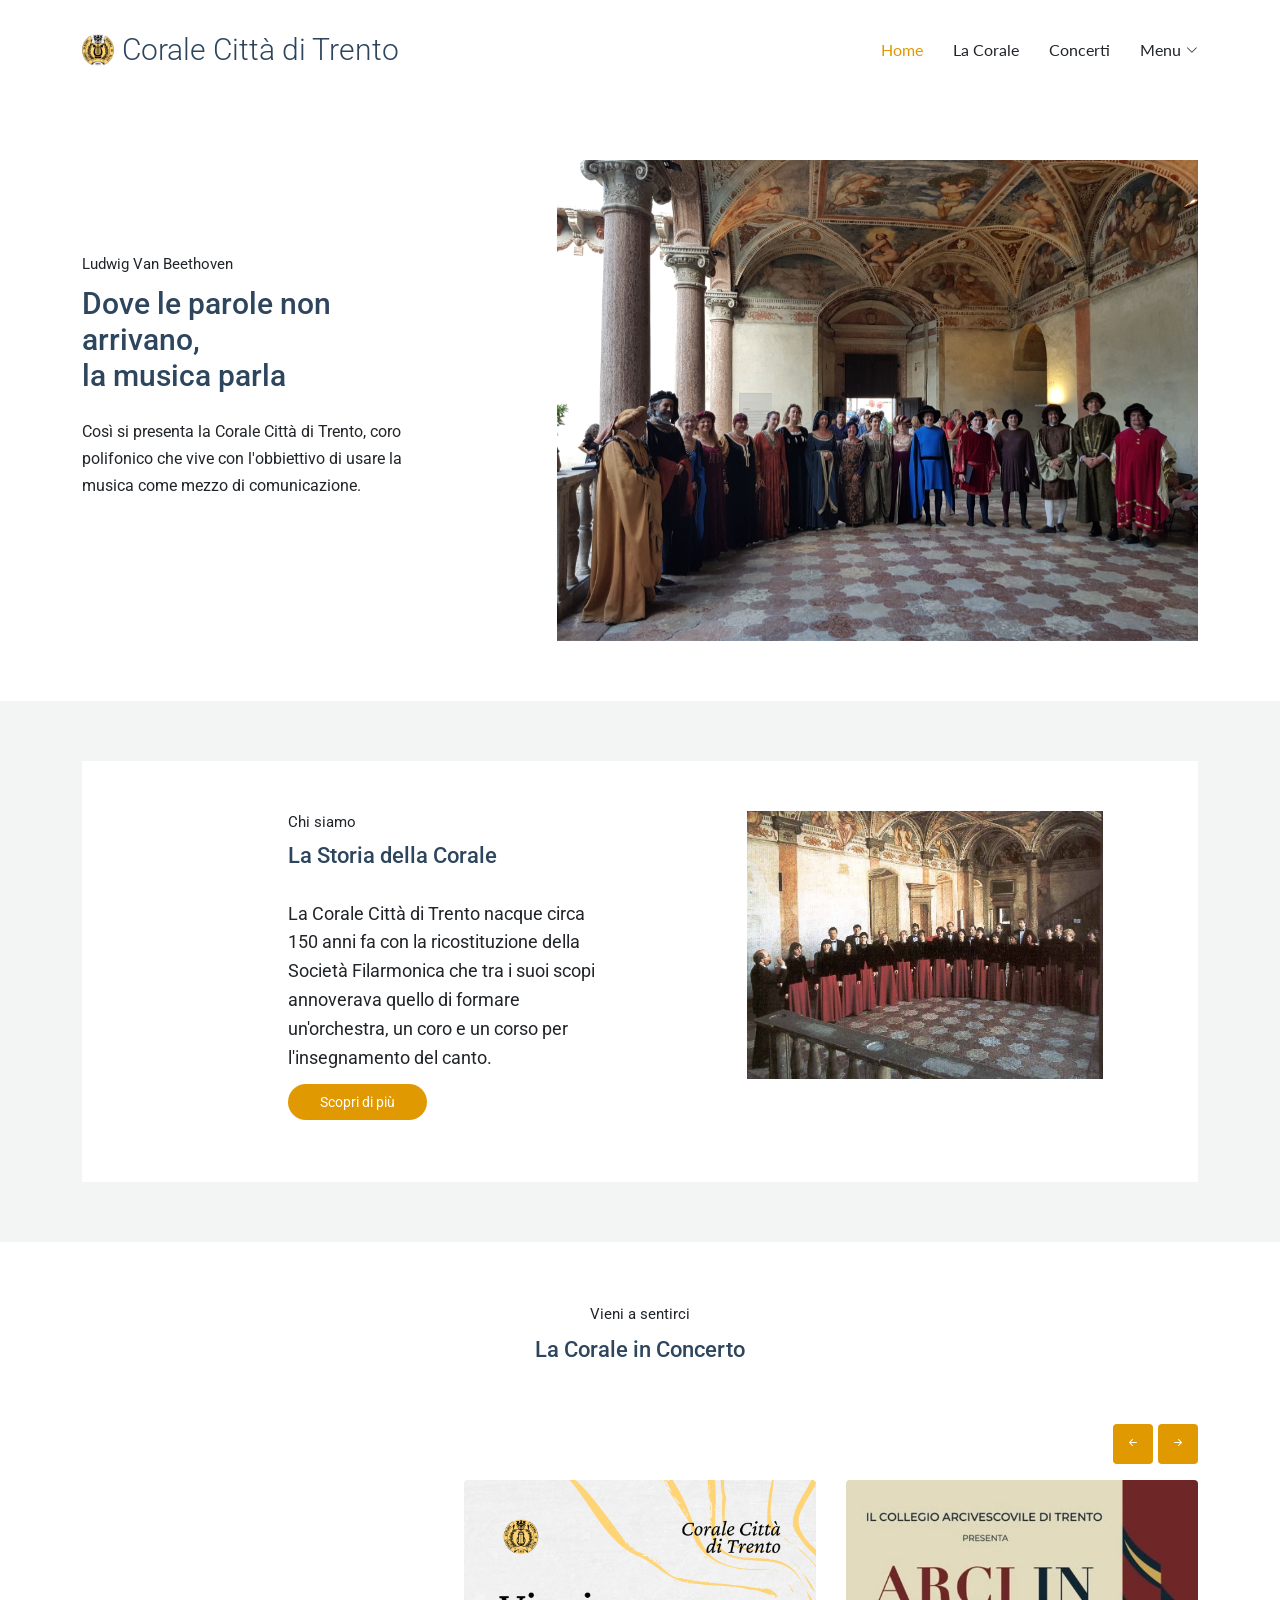
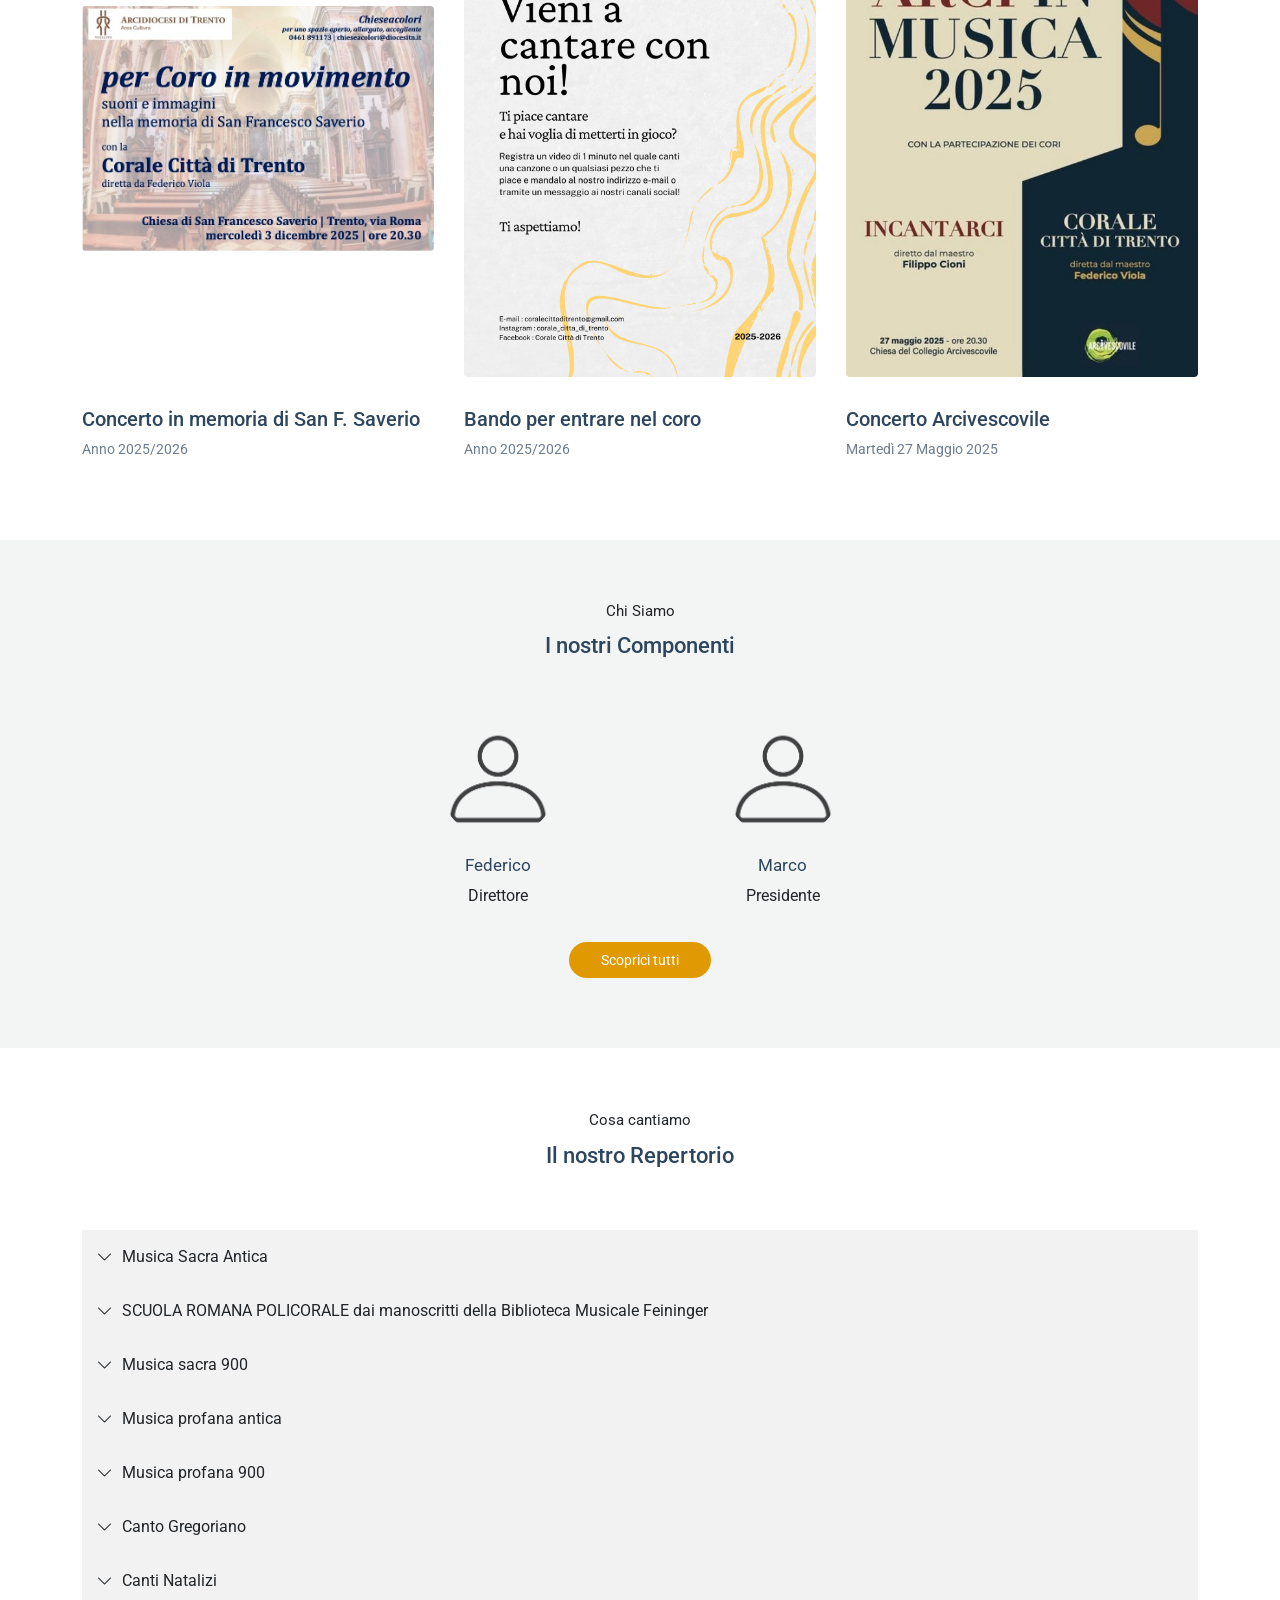
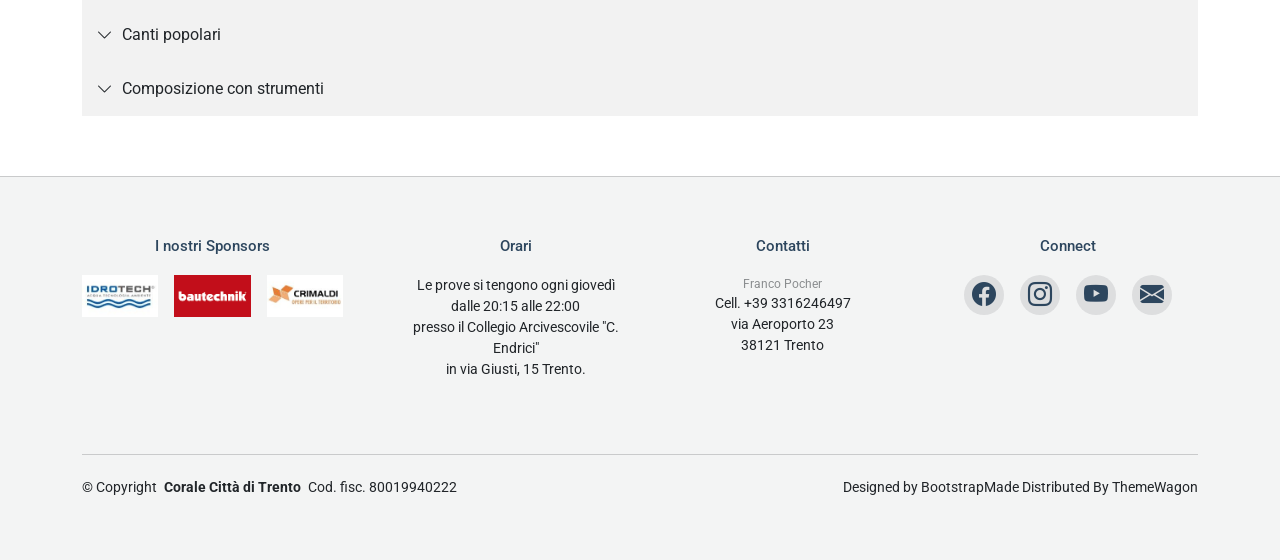
<file: index.html>
<!DOCTYPE html>
<html lang="en">

<head>
  <meta charset="utf-8">
  <meta content="width=device-width, initial-scale=1.0" name="viewport">
  <title>Corale Città di Trento</title>
  <meta name="description" content="Sito ufficiale del coro Corale Città di Trento: storia, concerti, repertorio e contatti.">
  <meta name="keywords" content="coro, Trento, musica, concerti, storia">
  <link rel="sitemap" type="application/xml" title="Sitemap" href="sitemap.xml">
  <link rel="canonical" href="https://www.coralecittaditrento.eu/" />

  <!-- Favicons -->
  <link href="assets/img/logo/favicon.ico" rel="icon">
  <link href="assets/img/logo/apple-touch-icon.png" rel="apple-touch-icon">

  <!-- Fonts -->
  <link href="https://fonts.googleapis.com" rel="preconnect">
  <link href="https://fonts.gstatic.com" rel="preconnect" crossorigin>
  <link href="https://fonts.googleapis.com/css2?family=Roboto:ital,wght@0,100;0,300;0,400;0,500;0,700;0,900;1,100;1,300;1,400;1,500;1,700;1,900&family=Lato:ital,wght@0,100;0,300;0,400;0,700;0,900;1,100;1,300;1,400;1,700;1,900&display=swap" rel="stylesheet">

  <!-- Vendor CSS Files -->
  <link href="assets/vendor/bootstrap/css/bootstrap.min.css" rel="stylesheet">
  <link href="assets/vendor/bootstrap-icons/bootstrap-icons.css" rel="stylesheet">
  <link href="assets/vendor/aos/aos.css" rel="stylesheet">
  <link href="assets/vendor/swiper/swiper-bundle.min.css" rel="stylesheet">
  <link href="assets/vendor/glightbox/css/glightbox.min.css" rel="stylesheet">

  <!-- Main CSS File -->
  <link href="css/main.css" rel="stylesheet">

  <!-- =======================================================
  * Template Name: Active
  * Template URL: https://bootstrapmade.com/active-bootstrap-website-template/
  * Updated: Aug 07 2024 with Bootstrap v5.3.3
  * Author: BootstrapMade.com
  * License: https://bootstrapmade.com/license/
  ======================================================== -->
</head>

<body class="index-page">

  <header id="header" class="header d-flex align-items-center sticky-top">
    <div class="container-fluid container-xl position-relative d-flex align-items-center justify-content-between">

      <a href="index.html" class="logo d-flex align-items-center">
        <img src="assets/img/logo/logo.png" alt="">
        <h1 class="sitename">Corale Città di Trento</h1>
      </a>

      <nav id="navmenu" class="navmenu">
        <ul>
          <li><a href="index.html" class="active">Home</a></li>
          <li><a href="#about-2">La Corale</a></li>
          <li><a href="#team">Concerti</a></li>
          <li class="dropdown"><a><span>Menu</span> <i class="bi bi-chevron-down toggle-dropdown"></i></a>
            <ul>
              <li><a href="#services">Componenti</a></li>
              <li><a href="#faq">Repertorio</a></li>
              <li><a href="pages/media.html">Media</a></li>
              <li><a href="#footer">Info e Contatti</a></li>
            </ul>
          </li>
        </ul>
        <i class="mobile-nav-toggle d-xl-none bi bi-list"></i>
      </nav>

    </div>
  </header>

  <main class="main">

    <!-- About Section -->
    <section id="about" class="about section">

      <div class="container">
        <div class="row align-items-center justify-content-between">
          <div class="col-lg-7 mb-5 mb-lg-0 order-lg-2" data-aos="fade-up" data-aos-delay="400">
            <div class="swiper init-swiper">
              <script type="application/json" class="swiper-config">
                {
                  "loop": true,
                  "speed": 600,
                  "autoplay": {
                    "delay": 5000
                  },
                  "slidesPerView": "auto",
                  "pagination": {
                    "el": ".swiper-pagination",
                    "type": "bullets",
                    "clickable": true
                  },
                  "breakpoints": {
                    "320": {
                      "slidesPerView": 1,
                      "spaceBetween": 40
                    },
                    "1200": {
                      "slidesPerView": 1,
                      "spaceBetween": 1
                    }
                  }
                }
              </script>
              <div class="swiper-wrapper">
                <!-- New images should have a 4/3 aspect ratio -->
                <div class="swiper-slide">
                  <img src="assets/img/galleria/2020_ILuoghiDelConcilio.jpg" alt="Image" class="img-fluid">
                </div>
                <div class="swiper-slide">
                  <img src="assets/img/galleria/2025_CorsoCorale.jpg" alt="Image" class="img-fluid">
                </div>
                <div class="swiper-slide">
                  <img src="assets/img/galleria/2026_Assisi3.jpg" alt="Image" class="img-fluid">
                </div>
              </div>
            </div>
          </div>
          <div class="col-lg-4 order-lg-1">
            <span class="section-subtitle" data-aos="fade-up">Ludwig Van Beethoven</span>
            <h1 class="mb-4" data-aos="fade-up">
              Dove le parole non arrivano, <br> la musica parla
            </h1>
            <p data-aos="fade-up">
              Così si presenta la Corale Città di Trento, coro polifonico che vive con l'obbiettivo di usare la musica come mezzo di comunicazione.
            </p>
            <p class="mt-5" data-aos="fade-up">
            </p>
          </div>
        </div>
      </div>
    </section><!-- /About Section -->

    <!-- About 2 Section -->
    <section id="about-2" class="about-2 section light-background">

      <div class="container">
        <div class="content">
          <div class="row justify-content-center">
            <div class="col-sm-12 col-md-5 col-lg-4 col-xl-4 order-lg-2 offset-xl-1 mb-4">
              <div class="img-wrap text-center text-md-left" data-aos="fade-up" data-aos-delay="100">
                <div class="img">
                  <img src="assets/img/galleria/1995_Concerto.jpg" alt="circle image" class="img-fluid">
                </div>
              </div>
            </div>

            <div class="offset-md-0 offset-lg-1 col-sm-12 col-md-5 col-lg-5 col-xl-4" data-aos="fade-up">
              <div class="px-3">
                <span class="content-subtitle">Chi siamo</span>
                <h2 class="content-title text-start">
                  La Storia della Corale
                </h2>
                <p class="lead">
                  La Corale Città di Trento nacque circa 150 anni fa con la ricostituzione della Società Filarmonica che tra i suoi 
                  scopi annoverava quello di formare un'orchestra, un coro e un corso per l'insegnamento del canto.
                </p>
                <p>
                  <a href="pages/corale.html" class="btn-get-started">Scopri di più</a>
                </p>
              </div>
            </div>
          </div>
        </div>
      </div>
    </section>
    <!-- /About 2 Section -->

     <!-- Team Section -->
    <section id="team" class="team section">

      <div class="site-section slider-team-wrap">
        <div class="container">

          <div class="section-title text-center" data-aos="fade-up">
            <p>Vieni a sentirci</p>
            <h2>La Corale in Concerto</h2>
          </div>

          <div class="slider-nav d-flex justify-content-end mb-3">
            <a href="#" class="js-prev js-custom-prev"><i class="bi bi-arrow-left-short"></i></a>
            <a href="#" class="js-next js-custom-next"><i class="bi bi-arrow-right-short"></i></a>
          </div>

          <div class="swiper init-swiper" data-aos="fade-up" data-aos-delay="100">
            <script type="application/json" class="swiper-config">
              {
                "loop": false,
                "speed": 600,
                "autoplay": {
                  "delay": 20000 
                },
                "slidesPerView": "1",
                "pagination": {
                  "el": ".swiper-pagination",
                  "type": "bullets",
                  "clickable": true
                },
                "navigation": {
                  "nextEl": ".js-custom-next",
                  "prevEl": ".js-custom-prev"
                },
                "breakpoints": {
                  "640": {
                    "slidesPerView": 2,
                    "spaceBetween": 30
                  },
                  "768": {
                    "slidesPerView": 3,
                    "spaceBetween": 30
                  },
                  "1200": {
                    "slidesPerView": 3,
                    "spaceBetween": 30
                  }
                }
              }
            </script>

            <div class="swiper-wrapper">
            <!-- THE SIZE OF NEW IMAGES HAS TO BE: 543 X 768 -->
              <div class="swiper-slide">
                <div class="team">
                  <div class="pic">
                    <img src="assets/img/concerti/2025_11_27_ConcertoSaverio.jpg" alt="Image" class="img-fluid">
                  </div>
                  <h3 clas="">
                    <a>Concerto in memoria di San F. Saverio</a>
                  </h3>
                  <span class="d-block position">Anno 2025/2026</span>
                </div>
              </div>

              <div class="swiper-slide">
                <div class="team">
                  <div class="pic">
                    <img src="assets/img/concerti/2025_08_27_Bando.png" alt="Image" class="img-fluid">
                  </div>
                  <h3 clas="">
                    <a>Bando per entrare nel coro</a>
                  </h3>
                  <span class="d-block position">Anno 2025/2026</span>
                </div>
              </div>

              <div class="swiper-slide">
                <div class="team">
                  <div class="pic">
                    <img src="assets/img/concerti/2025_05_27_ConcertoArci.jpg" alt="Image" class="img-fluid">
                  </div>
                  <h3 clas="">
                    <a>Concerto Arcivescovile</a>
                  </h3>
                  <span class="d-block position">Martedì 27 Maggio 2025</span>
                </div>
              </div>

              <div class="swiper-slide">
                <div class="team">
                  <div class="pic">
                    <img src="assets/img/concerti/2025_02_23_ConcertoAllievi.jpg" alt="Image" class="img-fluid">
                  </div>
                  <h3 clas="">
                    <a>Concerto Direttori Allievi</a>
                  </h3>
                  <span class="d-block position">Domenica 23 Febbraio 2025</span>
                </div>
              </div>

              <div class="swiper-slide">
                <div class="team">
                  <div class="pic">
                    <img src="assets/img/concerti/2024_09_01_CorsoCorale.png" alt="Image" class="img-fluid">
                  </div>
                  <h3 clas="">
                    <a>Corso di Formazione</a>
                  </h3>
                  <span class="d-block position">Anno 2024/2025</span>
                </div>
              </div>

              <div class="swiper-slide">
                <div class="team">
                  <div class="pic">
                    <img src="assets/img/concerti/2024_12_23_ConcertoNatale.png" alt="Image" class="img-fluid">
                  </div>
                  <h3 clas="">
                    <a>Concerto di Natale</a>
                  </h3>
                  <span class="d-block position">Lunedì 23 Dicembre 2024</span>
                </div>
              </div>

              <div class="swiper-slide">
                <div class="team">
                  <div class="pic">
                    <img src="assets/img/concerti/2024_01_28_ConcertoAllievi.jpg" alt="Image" class="img-fluid">
                  </div>
                  <h3 clas="">
                    <a>Concerto Direttori Allievi</a>
                  </h3>
                  <span class="d-block position">Domenica 28 Gennaio 2024</span>
                </div>
              </div>

              <div class="swiper-slide">
                <div class="team">
                  <div class="pic">
                    <img src="assets/img/concerti/2023_12_17_ConcertoNatale.jpg" alt="Image" class="img-fluid">
                  </div>
                  <h3 clas="">
                    <a>Concerto di Natale</a>
                  </h3>
                  <span class="d-block position">Giovedì 14 Dicembre e Domenica 17 Dicembre 2023</span>
                </div>
              </div>

              <!-- <div class="swiper-slide"></div> -->
            </div>
          </div>
        </div>
        <!-- /.container -->
      </div>
    </section><!-- /Team Section -->

    <!-- Services Section -->
    <section id="services" class="services section light-background">
      <div class="container section-title" data-aos="fade-up">
        <p>Chi Siamo</p>
        <h2>I nostri Componenti</h2>
      </div><!-- End Section Title -->

      <div class="container">
        <div class="row gy-4 justify-content-center">

          <div class="col-lg-3">
            <div class="services-item text-center" data-aos="fade-up">
              <div class="icon-box">
                <img src="assets/img/componenti/icon.png" alt="Direttore" class="img-fluid rounded-circle mb-3" style="width: 120px; height: 120px; object-fit: cover;">
              </div>
              <div>
                <h3>Federico</h3>
                <p>Direttore</p>
              </div>
            </div>
          </div>


          <div class="col-lg-3">
            <div class="services-item text-center" data-aos="fade-up">
              <div class="icon-box">
                <img src="assets/img/componenti/icon.png" alt="Presidente" class="img-fluid rounded-circle mb-3" style="width: 120px; height: 120px; object-fit: cover;">
              </div>
              <div>
                <h3>Marco</h3>
                <p>Presidente</p>
              </div>
            </div>
          </div>
          
          <p class="text-center justify-content-center about-2 ">
            <a href="pages/coristi.html" class="btn-get-started">Scoprici tutti</a>
          </p>
        </div>
        
      </div>
    </section><!-- /Services Section -->

    <!-- Faq Section -->
    <section id="faq" class="faq section">
      <!-- Section Title -->
      <div class="container section-title" data-aos="fade-up">
        <p>Cosa cantiamo</p>
        <h2>Il nostro Repertorio</h2>
      </div><!-- End Section Title -->

      <div class="container" data-aos="fade-up">
        <div class="row">
          <div class="col-12">
            <div class="custom-accordion" id="accordion-faq">
              <div class="accordion-item">
                <h2 class="mb-0">
                  <button class="btn btn-link" type="button" data-bs-toggle="collapse" data-bs-target="#collapse-faq-1">
                    Musica Sacra Antica
                  </button>
                </h2>

                <div id="collapse-faq-1" class="collapse" aria-labelledby="headingOne" data-parent="#accordion-faq">
                  <div class="accordion-body">
                    <ul>
                      <li> Giovanni Contino Missa Illuminare Jerusalem  </li>
                      <li> Giovanni Contino Kyrie Giovanni Contino Gloria  </li>
                      <li> Giovanni Contino Credo  </li>
                      <li> Giovanni Contino Sanctus  </li>
                      <li> Giovanni Contino Agnus Dei  </li>
                      <li> Giovanni Pierluigi da Palestrina Sicut Cervus  </li>
                      <li> Giovanni Pierluigi da Palestrina Regina coeli  </li>
                      <li> Giovanni Pierluigi da Palestrina Super flumina Babylonis  </li>
                      <li> Giovanni Pierluigi da Palestrina Veni sponsa Christi  </li>
                      <li> Thomas Weelkes Gloria in excelsis Deo  </li>
                      <li> Giovanni Maria Nanino Gloria in excelsis Deo  </li>
                      <li> Serafino Razzi Stabat mater dolorosa  </li>
                      <li> Serafino Razzi Vergine bella che di sol vestita  </li>
                      <li> Orlando Di Lasso Jubilate Deo  </li>
                      <li> Carlo Gesualdo da Venosa In te Domine speravi  </li>
                      <li> Domenico Scarlatti Cibavit nos Dominus  </li>
                    </ul>
                  </div>
                </div>
              </div>
              <!-- .accordion-item -->

              <div class="accordion-item">
                <h2 class="mb-0">
                  <button class="btn btn-link collapsed" type="button" data-bs-toggle="collapse" data-bs-target="#collapse-faq-2">
                    SCUOLA ROMANA POLICORALE dai manoscritti della Biblioteca Musicale Feininger 
                  </button>
                </h2>

                <div id="collapse-faq-2" class="collapse" aria-labelledby="headingTwo" data-parent="#accordion-faq">
                      <div class="accordion-body">
                        <ul>
                          <li> Giovanni Giorgi Offertorio per la festa di S. Bartolomeo Apostolo Mihi autem nimis Nimis confortatus est  </li>
                          <li> Giovanni Giorgi Et manducantibus illis  </li>
                          <li> Pompeo Cannicciari Christus factus est  </li>
                          <li> Giuseppe Ottavio Pitoni Misericordia Domini  </li>
                          <li> Giuseppe Ottavio Pitoni Ave Maria  </li>
                          <li> Giuseppe Ottavio Pitoni Justorum animae a 8 voci concertato  </li>
                          <li> Orazio Benevoli Magnificat Vi Toni a 8 voci  </li>
                          <li> Orazio Benevoli Gaudens gaudebo a 9 voci  </li>
                          <li> Orazio Benevoli Confitebor tibi Domine a 16 voci  </li>
                          <li> Orazio Benevoli Laudate pueri Dominum Sexti toni a 16 voci  </li>
                          <li> Orazio Benevoli Dixit Dominus VIII toni a 16 voci  </li>
                          <li> Stefano Fabri Magnificat VI Toni a 16 voci  </li>
                        </ul>
                      </div>
                </div>
              </div>
              <!-- .accordion-item -->

              <div class="accordion-item">
                <h2 class="mb-0">
                  <button class="btn btn-link collapsed" type="button" data-bs-toggle="collapse" data-bs-target="#collapse-faq-3">
                    Musica sacra 900
                  </button>
                </h2>

                <div id="collapse-faq-3" class="collapse" aria-labelledby="headingThree" data-parent="#accordion-faq">
                  <div class="accordion-body">
                    <ul>
                      <li> Georgij Dmitriyev Petrovic La luce quieta </li>
                      <li> Georgij Dmitriyev Petrovic Lodate il nome di Dio </li>
                      <li> Enrico Salines Ave Maria </li>
                      <li> Orlando Di Piazza Offertorium </li>
                      <li> Randall Thompson Alleluia </li>
                      <li> Zoltan Kodaly Pange lingua </li>
                      <li> Igor Stravinskij Ave Maria </li>
                      <li> Francis Poulenc Salve Regina </li>
                      <li> Camillo Moser Ave Maria </li>
                      <li> Camillo Moser Sei risorto Signore </li>
                      <li> Camillo Moser Hodie nobis caelorum Rex </li>
                      <li> Lajos Bardos MISSA TERTIA per coro misto e organo Kyrie Gloria Sanctus Agnus Dei </li>
                      <li> Erik Satie MESSE DES PAUVRES per organo e coro misto </li>
                    </ul>
                  </div>
                </div>
              </div>
              <!-- .accordion-item -->

              <div class="accordion-item">
                <h2 class="mb-0">
                  <button class="btn btn-link collapsed" type="button" data-bs-toggle="collapse" data-bs-target="#collapse-faq-4">
                    Musica profana antica
                  </button>
                </h2>

                <div id="collapse-faq-4" class="collapse" aria-labelledby="headingFour" data-parent="#accordion-faq">
                  <div class="accordion-body">
                    <ul></ul>
                      <li> John Wilbye Adieu, sweet Amaryllis </li>
                      <li> Henry Purcell In these delightful, pleasant groves </li>
                      <li> Luca Marenzio Se la mia vita da l'aspro tormento </li>
                      <li> Claudio Monteverdi Cor mio, mentre vi miro </li>
                      <li> Antonio Scandello Bonzorno, madonna benvegnua </li>
                      <li> John Bennet Weep, o mine eyes </li>
                      <li> Clément Jannequin Ce mois de mai </li>
                      <li> Filippo Azzaiolo E' per amor di donna </li>
                      <li> Filippo Azzaiolo E me levai d'una bella mattina </li>
                      <li> Filippo Azzaiolo Prima ora de la notte </li>
                      <li> Baldassare Donato No pulice m'è'ntrato nell'orecchia </li>
                      <li> Antonio Scandello S'io canto e tu mi spacci per cicala </li>
                    </ul>
                  </div>
                </div>
              </div>
              <!-- .accordion-item -->
              
              <div class="accordion-item">
                <h2 class="mb-0">
                  <button class="btn btn-link collapsed" type="button" data-bs-toggle="collapse" data-bs-target="#collapse-faq-5">
                    Musica profana 900
                  </button>
                </h2>

                <div id="collapse-faq-5" class="collapse" aria-labelledby="headingFive" data-parent="#accordion-faq">
                  <div class="accordion-body">
                    <ul>
                      <li> Mario Fulgoni Cancioncilla del nino que no naciò </li>
                      <li> Francis Poulenc A peine défigurée </li>
                      <li> Johannes Brahms da "Deutsche Volkslieder", Libro 1.: In stiller Nacht Abschiedslied Die Wollust in den Maien </li>
                      <li> Carl Orff Odi et amo </li>
                      <li> arm. A. Perez-Moja El Rossinyol </li>
                      <li> arr. G. Hahn Hurra, här komma de gossar </li>
                      <li> Johannes Brahms Dem dunkeln Schoß der heilgen Erde </li>
                      <li> Carlos Guastavino Se equivocò la paloma... </li>
                      <li> Camillo Moser Il primo dì di maggio </li>
                      <li> Camillo Moser Vorria crudel tornare </li>
                      <li> Paolo Manfrin A poor young shepherd (Un jeune pauvre berger) </li>
                    </ul>
                  </div>
                </div>
              </div>
              <!-- .accordion-item -->

              <div class="accordion-item">
                <h2 class="mb-0">
                  <button class="btn btn-link collapsed" type="button" data-bs-toggle="collapse" data-bs-target="#collapse-faq-6">
                    Canto Gregoriano
                  </button>
                </h2>

                <div id="collapse-faq-6" class="collapse" aria-labelledby="headingSix" data-parent="#accordion-faq">
                  <div class="accordion-body">
                    <ul>
                      <li> Puer natus </li>
                      <li> Hodie Christus natus est </li>
                      <li> A solis ortus cardine </li>
                      <li> Veni Creator Spiritus </li>
                      <li> Regina coeli </li>
                      <li> Kyrie tropato "Fons bonitatis" </li>
                      <li> Christus factus est pro nobis </li>
                      <li> Veni sponsa Christi </li>
                      <li> Super flumina Babylonis </li>
                      <li> Sicut cervus </li>
                      <li> Anonimo XV secolo Credo IV in Gregoriano </li>
                      <li> Jubilate Deo </li>
                      <li> Verbum Patris </li>
                    </ul>
                  </div>
                </div>
              </div>
              <!-- .accordion-item -->

              <div class="accordion-item">
                <h2 class="mb-0">
                  <button class="btn btn-link collapsed" type="button" data-bs-toggle="collapse" data-bs-target="#collapse-faq-7">
                    Canti Natalizi
                  </button>
                </h2>

                <div id="collapse-faq-7" class="collapse" aria-labelledby="headingSeven" data-parent="#accordion-faq">
                  <div class="accordion-body">
                    <ul>
                      <li> anonimo del 1200 Puer natus </li>
                      <li> anonimo del 1200 In hoc anni circulo </li>
                      <li> arm. Nicola Conci La note di Natale </li>
                      <li> Jan Novak Omnis mundus jocundetur </li>
                      <li> Jan Novak Resonet in laudibus </li>
                      <li> Jan Novak Personent hodie </li>
                      <li> arr. Jonathan Rathbone Quem pastores laudavere </li>
                      <li> arm. Riccardo Giavina Süßer die Glocken nie klingen </li>
                      <li> arm. Riccardo Giavina Kommet ihr hirten </li>
                      <li> arm. Riccardo Giavina A la nanita nana </li>
                      <li> arm. Riccardo Giavina Maria durch ein Dornwald ging </li>
                      <li> Ramirez Luna El nacimiento </li>
                      <li> J. Brahms - C. Moser Ninna nanna </li>
                      <li> Franz Gruber Stille Nacht </li>
                      <li> arm. M.de Sampayo Ribeiro Natal de Elvas </li>
                      <li> arm. Armando Franceschini Canzone dei pifferari </li>
                      <li> arm. Armando Franceschini Entre le boeuf et l'ane gris </li>
                      <li> arm. Armando Franceschini White Christmas </li>
                      <li> arm. E. Daniel Noël nouveau est venu </li>
                      <li> arm. E. Daniel Cet enfant que je voy plein de larmes </li>
                      <li> arm. Roberto Gianotti La Légende de Saint Nicholas </li>
                      <li> arm. Roberto Gianotti Entre le bœuf et l'âne gris </li>
                      <li> arm. Roberto Gianotti Minuit Sonne </li>
                      <li> arm. Roberto Gianotti Dormi, dormi bel bambin </li>
                    </ul>
                  </div>
                </div>
              </div>
              <!-- .accordion-item -->

              <div class="accordion-item">
                <h2 class="mb-0">
                  <button class="btn btn-link collapsed" type="button" data-bs-toggle="collapse" data-bs-target="#collapse-faq-8">
                    Canti popolari
                  </button>
                </h2>

                <div id="collapse-faq-8" class="collapse" aria-labelledby="headingEight" data-parent="#accordion-faq">
                  <div class="accordion-body">
                    <ul>
                      <li> arm. Roberto Gianotti Cara Agnese </li>
                      <li> arm. Armando Franceschini Oi sonador </li>
                      <li> Camillo Moser La madonina </li>
                      <li> M. Lanaro - L. Rosatti Verrà quel dì di lune </li>
                      <li> arm. A. Benedetti Michelangeli Era nato povereto Luigi Pigarelli Cara mama mi voi Toni Luigi Pigarelli Maitinada </li>
                      <li> Roberto Gianotti Fa la nana bambin </li>
                      <li> Luigi Pigarelli Sul ciastel de Mirabel </li>
                      <li> Andrea Mascagni In cil 'e jè une stele </li>
                      <li> Luigi Pigarelli Fila fila </li>
                      <li> arm. Andrea Mascagni Balla il Kolo </li>
                    </ul>
                  </div>
                </div>
              </div>
              <!-- .accordion-item -->

              <div class="accordion-item">
                <h2 class="mb-0">
                  <button class="btn btn-link collapsed" type="button" data-bs-toggle="collapse" data-bs-target="#collapse-faq-9">
                    Composizione con strumenti
                  </button>
                </h2>

                <div id="collapse-faq-9" class="collapse" aria-labelledby="headingNine" data-parent="#accordion-faq">
                  <div class="accordion-body">
                    <ul>
                      <li>Jan Batista Runcher DIXIT DOMINUS per soli, coro misto, trombe, archi e organo Dixit Dominus Allegro Judicabit Adagio Conquassabit Allegro De torrente Moderato Gloria Adagio Sicut erat Allegro</li>
                      <li>Wolfgang Amadeus Mozart AVE VERUM KV 618 mottetto per coro misto e archi</li>
                      <li>Zoltan Kodaly MISSA BREVIS per coro e orchestra</li>
                      <li>Igor Strawinsky MASS per coro misto e doppio quintetto di fiati Armando Franceschini VOCI SOLE (per coro di voci miste corno, tromba e trombone)</li>
                      <li>Carl Orff CARMINA BURANA</li>
                      <li>Antonio Vivaldi Credo KV 591</li>
                      <li>Franz Schubert Credo dalla "Messa in sol D 167"</li>
                      <li>Wolfgang Amadeus Mozart Credo Incompleto dalla "Grande Messa" KV 427</li>
                      <li>Franz Schubert Credo dalla "Messa in do D 452"</li>
                      <li>Gaetano Donizetti L'ELISIR D'AMORE</li>
                      <li>Armando Franceschini LAUDE per soprano, coro misto e orchestra</li>
                      <li>Leonard Bernstein CANDIDE</li>
                    </ul>
                  </div>
                </div>
              </div>
              <!-- .accordion-item -->

            </div>
          </div>
        </div>
      </div>
    </section><!-- /Faq Section -->    

  </main>

  <div id="footer-placeholder"></div>

  <script>
    fetch('pages/footer.html')
      .then(response => response.text())
      .then(data => {
        document.getElementById('footer-placeholder').innerHTML = data;
      });
  </script>

  <!-- Scroll Top -->
  <a href="#" id="scroll-top" class="scroll-top d-flex align-items-center justify-content-center"><i class="bi bi-arrow-up-short"></i></a>

  <!-- Preloader -->
  <div id="preloader"></div>

  <!-- Vendor JS Files -->
  <script src="assets/vendor/bootstrap/js/bootstrap.bundle.min.js"></script>
  <script src="assets/vendor/php-email-form/validate.js"></script>
  <script src="assets/vendor/aos/aos.js"></script>
  <script src="assets/vendor/swiper/swiper-bundle.min.js"></script>
  <script src="assets/vendor/purecounter/purecounter_vanilla.js"></script>
  <script src="assets/vendor/glightbox/js/glightbox.min.js"></script>
  <script src="assets/vendor/imagesloaded/imagesloaded.pkgd.min.js"></script>
  <script src="assets/vendor/isotope-layout/isotope.pkgd.min.js"></script>

  <!-- Main JS File -->
  <script src="scripts/main.js"></script>

</body>

</html>
</file>
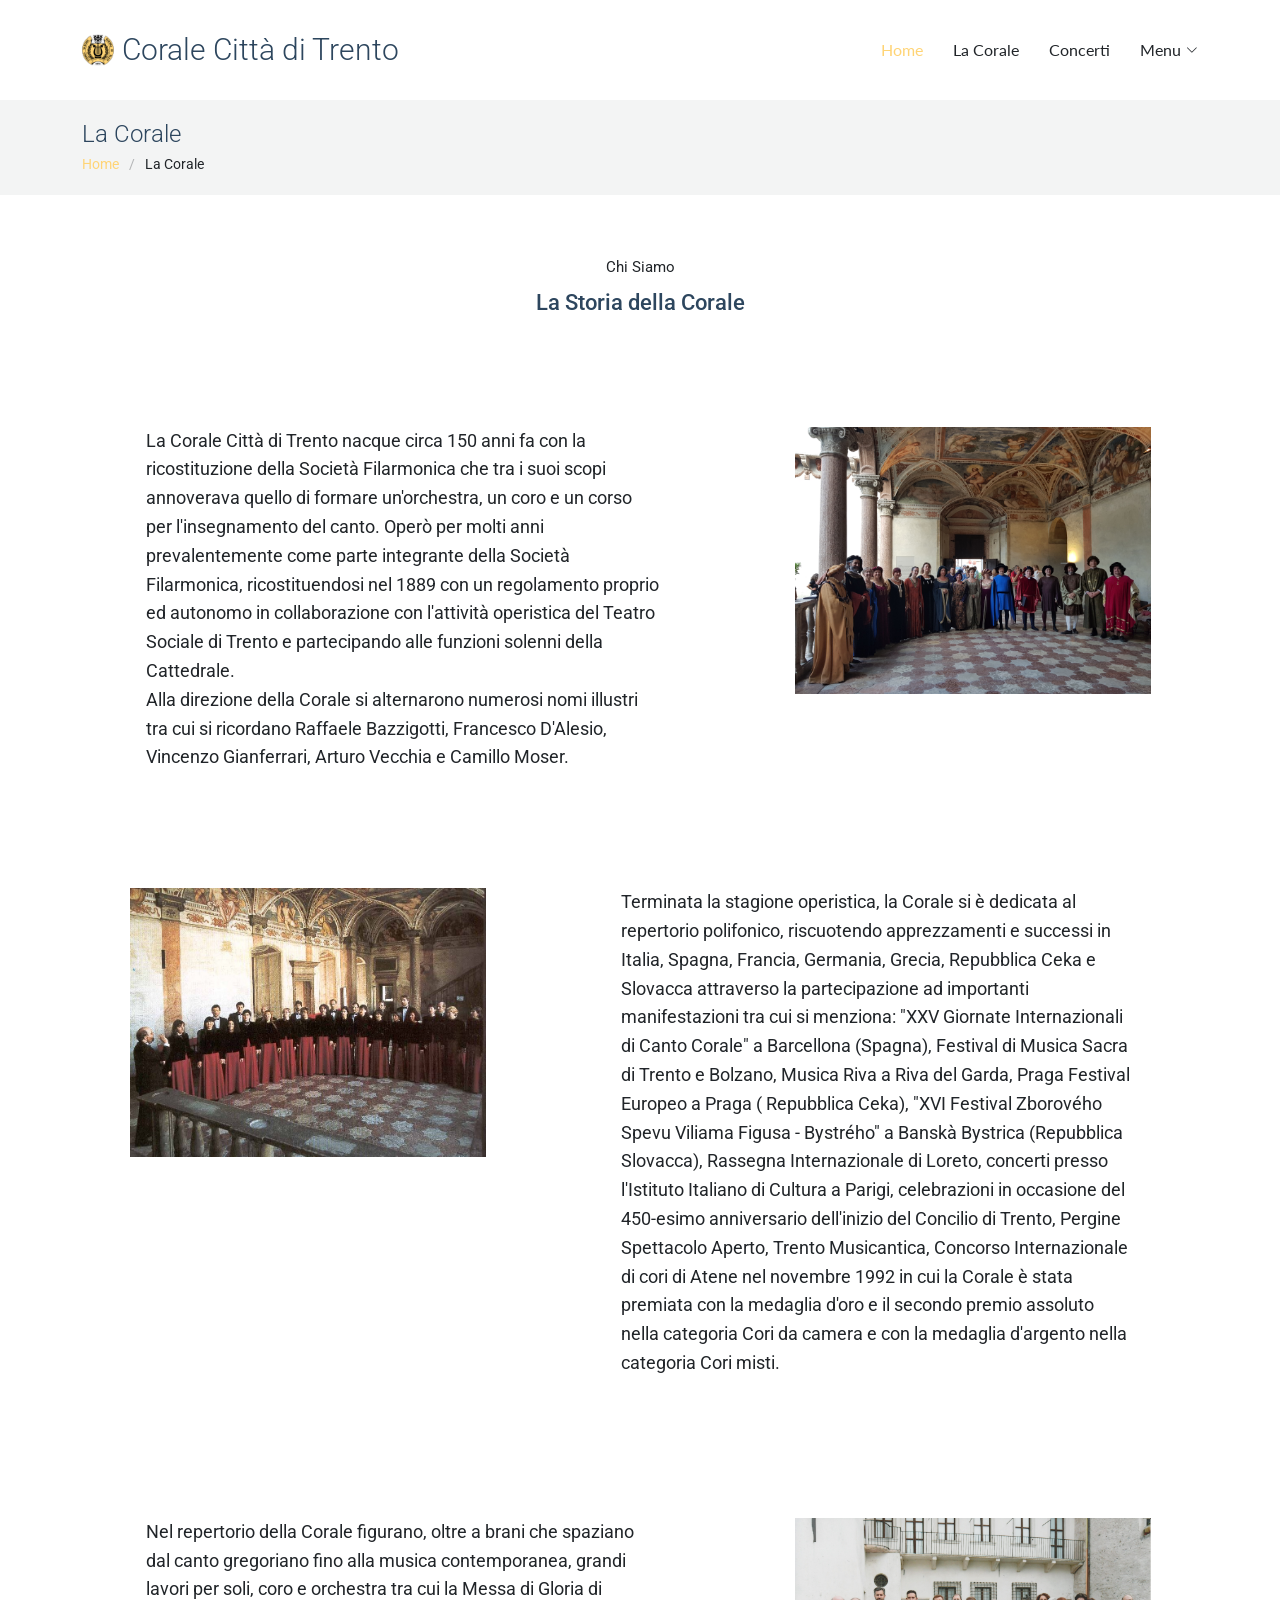
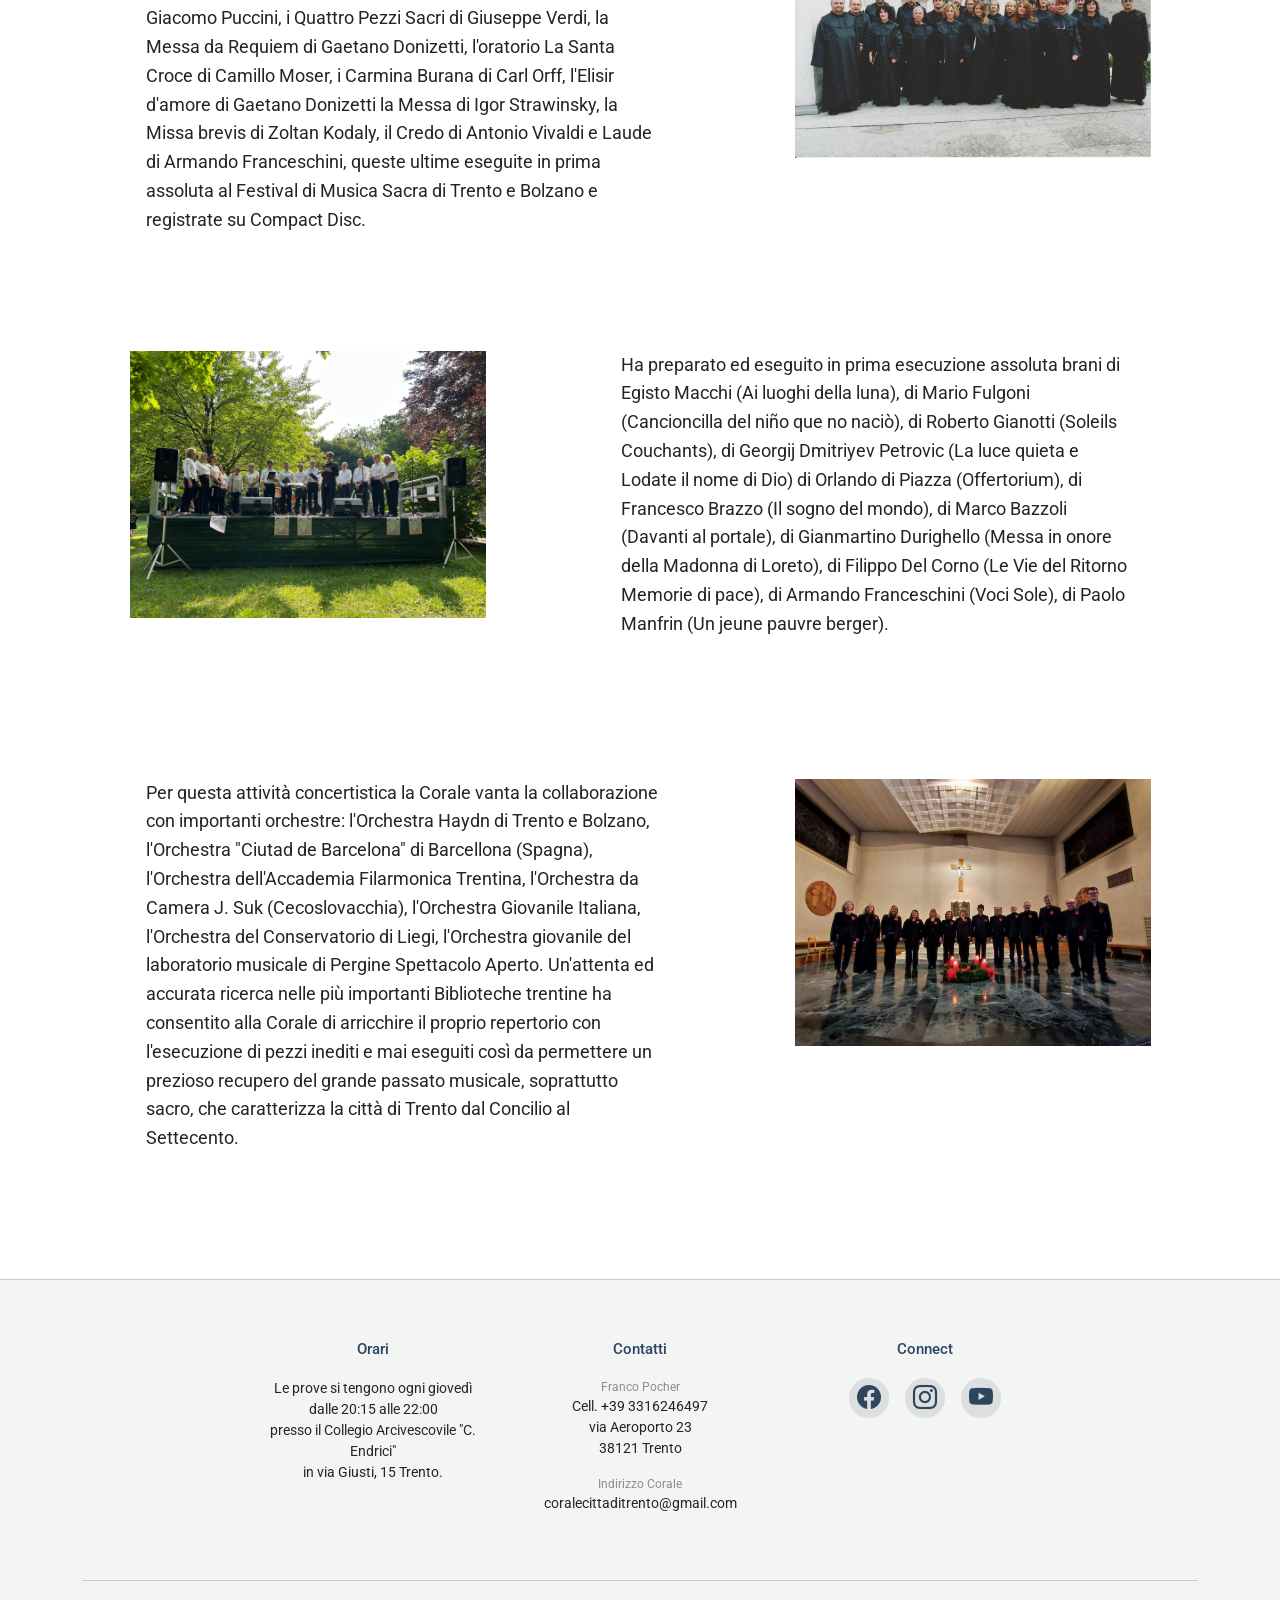
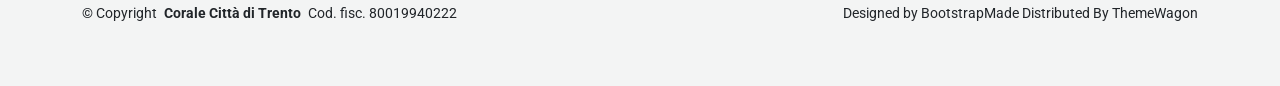
<file: corale.html>
<!DOCTYPE html>
<html lang="en">

<head>
  <meta charset="utf-8">
  <meta content="width=device-width, initial-scale=1.0" name="viewport">
  <title>La Corale</title>
  <meta name="description" content="">
  <meta name="keywords" content="">
  <link rel="sitemap" type="application/xml" title="Sitemap" href="sitemap.xml">

  <!-- Favicons -->
  <link href="assets/img/logo/favicon.ico" rel="icon">
  <link href="assets/img/logo/apple-touch-icon.png" rel="apple-touch-icon">

  <!-- Fonts -->
  <link href="https://fonts.googleapis.com" rel="preconnect">
  <link href="https://fonts.gstatic.com" rel="preconnect" crossorigin>
  <link href="https://fonts.googleapis.com/css2?family=Roboto:ital,wght@0,100;0,300;0,400;0,500;0,700;0,900;1,100;1,300;1,400;1,500;1,700;1,900&family=Lato:ital,wght@0,100;0,300;0,400;0,700;0,900;1,100;1,300;1,400;1,700;1,900&display=swap" rel="stylesheet">

  <!-- Vendor CSS Files -->
  <link href="assets/vendor/bootstrap/css/bootstrap.min.css" rel="stylesheet">
  <link href="assets/vendor/bootstrap-icons/bootstrap-icons.css" rel="stylesheet">
  <link href="assets/vendor/aos/aos.css" rel="stylesheet">
  <link href="assets/vendor/swiper/swiper-bundle.min.css" rel="stylesheet">
  <link href="assets/vendor/glightbox/css/glightbox.min.css" rel="stylesheet">

  <!-- Main CSS File -->
  <link href="assets/css/main.css" rel="stylesheet">

  <!-- =======================================================
  * Template Name: Active
  * Template URL: https://bootstrapmade.com/active-bootstrap-website-template/
  * Updated: Aug 07 2024 with Bootstrap v5.3.3
  * Author: BootstrapMade.com
  * License: https://bootstrapmade.com/license/
  ======================================================== -->
</head>

<body class="about-page">

  <header id="header" class="header d-flex align-items-center sticky-top">
    <div class="container-fluid container-xl position-relative d-flex align-items-center justify-content-between">

      <a href="index.html" class="logo d-flex align-items-center">
        <img src="assets/img/logo/logo.png" alt="">
        <h1 class="sitename">Corale Città di Trento</h1>
      </a>

      <nav id="navmenu" class="navmenu">
        <ul>
          <li><a href="index.html" class="active">Home</a></li>
          <li><a href="corale.html">La Corale</a></li>
          <li><a href="index.html#team">Concerti</a></li>
          <li class="dropdown"><a href="#"><span>Menu</span> <i class="bi bi-chevron-down toggle-dropdown"></i></a>
            <ul>
              <li><a href="index.html#services">Componenti</a></li>
              <li><a href="index.html#faq">Repertorio</a></li>
              <li><a href="media.html">Media</a></li>
              <li><a href="index.html#footer">Info e Contatti</a></li>
            </ul>
          </li>
        </ul>
        <i class="mobile-nav-toggle d-xl-none bi bi-list"></i>
      </nav>

    </div>
  </header>

  <main class="main">

    <!-- Page Title -->
    <div class="page-title light-background">
      <div class="container">
        <h1>La Corale</h1>
        <nav class="breadcrumbs">
          <ol>
            <li><a href="index.html">Home</a></li>
            <li class="current">La Corale</li>
          </ol>
        </nav>
      </div>
    </div><!-- End Page Title -->

    <!-- About 2 Section -->
    <section id="about-2" class="about-2 section">
      <div class="container">
        <div class="section-title text-center" data-aos="fade-up">
            <p>Chi Siamo</p>
            <h2>La Storia della Corale</h2>
        </div>

        <!-- Paragrafo 1 -->
        <div class="content">
          <div class="row justify-content-center">
            
            <div class="col-sm-12 col-md-5 col-lg-4 col-xl-4 order-lg-2 offset-xl-1 mb-4">
              <div class="img-wrap text-center text-md-left" data-aos="fade-up" data-aos-delay="100">
                <div class="img">
                  <img src="assets/img/galleria/Concerto_Passato.jpg" alt="circle image" class="img-fluid">
                </div>
              </div>
            </div>

            <div class="col-sm-12 col-md-8 col-lg-7 col-xl-6" data-aos="fade-up">
              <div class="px-3">
                <p class="lead">
                  La Corale Città di Trento nacque circa 150 anni fa con la ricostituzione della Società Filarmonica che tra i suoi scopi annoverava quello di formare un'orchestra, 
                  un coro e un corso per l'insegnamento del canto. Operò per molti anni prevalentemente come parte integrante della Società Filarmonica, 
                  ricostituendosi nel 1889 con un regolamento proprio ed autonomo in collaborazione con l'attività operistica del Teatro Sociale di Trento e partecipando alle funzioni 
                  solenni della Cattedrale.<br>
                  Alla direzione della Corale si alternarono numerosi nomi illustri tra cui si ricordano Raffaele Bazzigotti, Francesco D'Alesio, Vincenzo Gianferrari, 
                  Arturo Vecchia e Camillo Moser.
                </p>
              </div>
            </div>
          </div>
        </div>

        
        <!-- Paragrafo 2 -->
        <div class="content">
          <div class="row justify-content-center">
            
            <div class="col-sm-12 col-md-5 col-lg-4 col-xl-4">
              <div class="img-wrap text-center text-md-right" data-aos="fade-up" data-aos-delay="100">
                <div class="img">
                  <img src="assets/img/galleria/Concerto_Passato2.jpg" alt="circle image" class="img-fluid">
                </div>
              </div>
            </div>

            <div class="col-sm-12 col-md-8 col-lg-7 col-xl-6 order-lg-2 offset-xl-1 mb-4" data-aos="fade-up">
              <div class="px-3">
                <p class="lead">
                  Terminata la stagione operistica, la Corale si è dedicata al repertorio polifonico, riscuotendo apprezzamenti e successi in Italia, Spagna, Francia, 
                  Germania, Grecia, Repubblica Ceka e Slovacca attraverso la partecipazione ad importanti manifestazioni tra cui si menziona: "XXV Giornate Internazionali 
                  di Canto Corale" a Barcellona (Spagna), Festival di Musica Sacra di Trento e Bolzano, Musica Riva a Riva del Garda, Praga Festival Europeo a Praga (
                  Repubblica Ceka), "XVI Festival Zborového Spevu Viliama Figusa - Bystrého" a Banskà Bystrica (Repubblica Slovacca), Rassegna Internazionale di Loreto, 
                  concerti presso l'Istituto Italiano di Cultura a Parigi, celebrazioni in occasione del 450-esimo anniversario dell'inizio del Concilio di Trento, Pergine 
                  Spettacolo Aperto, Trento Musicantica, Concorso Internazionale di cori di Atene nel novembre 1992 in cui la Corale è stata premiata con la medaglia d'oro e 
                  il secondo premio assoluto nella categoria Cori da camera e con la medaglia d'argento nella categoria Cori misti.
                </p>
              </div>
            </div>
          </div>
        </div>
        

        <!-- Paragrafo 3 -->
        <div class="content">
          <div class="row justify-content-center">

            <div class="col-sm-12 col-md-5 col-lg-4 col-xl-4 order-lg-2 offset-xl-1 mb-4">
              <div class="img-wrap text-center text-md-left" data-aos="fade-up" data-aos-delay="100">
                <div class="img">
                  <img src="assets/img/galleria/I_luoghi_del_Concilio_4.jpg" alt="circle image" class="img-fluid">
                </div>
              </div>
            </div>

            <div class="col-sm-12 col-md-8 col-lg-7 col-xl-6" data-aos="fade-up">
              <div class="px-3">
                <p class="lead">
                  Nel repertorio della Corale figurano, oltre a brani che spaziano dal canto gregoriano fino alla musica contemporanea, grandi lavori per soli, 
                  coro e orchestra tra cui la Messa di Gloria di Giacomo Puccini, i Quattro Pezzi Sacri di Giuseppe Verdi, la Messa da Requiem di Gaetano Donizetti, 
                  l'oratorio La Santa Croce di Camillo Moser, i Carmina Burana di Carl Orff, l'Elisir d'amore di Gaetano Donizetti la Messa di Igor Strawinsky, la Missa brevis di 
                  Zoltan Kodaly, il Credo di Antonio Vivaldi e Laude di Armando Franceschini, queste ultime eseguite in prima assoluta al Festival di Musica Sacra di Trento e Bolzano 
                  e registrate su Compact Disc.
                </p>
              </div>
            </div>
          </div>
        </div>

        <!-- Paragrafo 4 -->
        <div class="content">
          <div class="row justify-content-center">
            
            <div class="col-sm-12 col-md-5 col-lg-4 col-xl-4">
              <div class="img-wrap text-center text-md-right" data-aos="fade-up" data-aos-delay="100">
                <div class="img">
                  <img src="assets/img/galleria/Parco_Massimiliano.jpg" alt="circle image" class="img-fluid">
                </div>
              </div>
            </div>

            <div class="col-sm-12 col-md-8 col-lg-7 col-xl-6 order-lg-2 offset-xl-1 mb-4" data-aos="fade-up">
              <div class="px-3">
                <p class="lead">
                  Ha preparato ed eseguito in prima esecuzione assoluta brani di Egisto Macchi (Ai luoghi della luna), di Mario Fulgoni (Cancioncilla del niño que no naciò), 
                  di Roberto Gianotti (Soleils Couchants), di Georgij Dmitriyev Petrovic (La luce quieta e Lodate il nome di Dio) di Orlando di Piazza (Offertorium),
                  di Francesco Brazzo (Il sogno del mondo), di Marco Bazzoli (Davanti al portale), di Gianmartino Durighello (Messa in onore della Madonna di Loreto), 
                  di Filippo Del Corno (Le Vie del Ritorno Memorie di pace), di Armando Franceschini (Voci Sole), di Paolo Manfrin (Un jeune pauvre berger). 
                </p>
              </div>
            </div>
          </div>
        </div>

        <!-- Paragrafo 5 -->
        <div class="content">
          <div class="row justify-content-center">

            <div class="col-sm-12 col-md-5 col-lg-4 col-xl-4 order-lg-2 offset-xl-1 mb-4">
              <div class="img-wrap text-center text-md-left" data-aos="fade-up" data-aos-delay="100">
                <div class="img">
                  <img src="assets/img/galleria/Concerto_Natale_2023.jpg" alt="circle image" class="img-fluid">
                </div>
              </div>
            </div>

            <div class="col-sm-12 col-md-8 col-lg-7 col-xl-6" data-aos="fade-up">
              <div class="px-3">
                <p class="lead">
                  Per questa attività 
                  concertistica la Corale vanta la collaborazione con importanti orchestre: l'Orchestra Haydn di Trento e Bolzano, l'Orchestra "Ciutad de Barcelona" di Barcellona (Spagna), 
                  l'Orchestra dell'Accademia Filarmonica Trentina, l'Orchestra da Camera J. Suk (Cecoslovacchia), l'Orchestra Giovanile Italiana, l'Orchestra del Conservatorio di Liegi, 
                  l'Orchestra giovanile del laboratorio musicale di Pergine Spettacolo Aperto.
                  Un'attenta ed accurata ricerca nelle più importanti Biblioteche trentine ha consentito alla Corale di arricchire il proprio repertorio con l'esecuzione di pezzi 
                  inediti e mai eseguiti così da permettere un prezioso recupero del grande passato musicale, soprattutto sacro, che caratterizza la città di Trento dal Concilio 
                  al Settecento.
                </p>
              </div>
            </div>
          </div>
        </div>

      </div>
    </section><!-- /About 2 Section -->
  </main>

  <footer id="footer" class="footer light-background">
    <div class="container">
      <div class="row g-4 justify-content-center">

        <div class="col-md-6 col-lg-3 ps-lg-5 mb-3 mb-md-0">
          <div class="widget text-center">
            <h3 class="widget-heading">Orari</h3>
            <p class="mb-4">
              Le prove si tengono ogni giovedì <br> dalle 20:15 alle 22:00 <br>
              presso il Collegio Arcivescovile "C. Endrici" <br> in via Giusti, 15 Trento.
            </p>
          </div>
        </div>

        <div class="col-md-6 col-lg-3 pl-lg-5">
          <div class="widget text-center">
            <h3 class="widget-heading">Contatti</h3>
            <ul class="list-unstyled footer-blog-entry">
              <li>
                <span class="d-block date">Franco Pocher</span>
                <a>Cell. +39 3316246497 <br> via Aeroporto 23 <br> 38121 Trento</a>
              </li>
              <li class="mt-3">
                <span class="d-block date">Indirizzo Corale</span>
                <a>coralecittaditrento@gmail.com</a>
              </li>
            </ul>
          </div>
        </div>

        <div class="col-md-6 col-lg-3 pl-lg-5">
          <div class="widget text-center">
            <h3 class="widget-heading">Connect</h3>
            <ul class="list-unstyled social-icons light mb-3 d-flex justify-content-center gap-3">
              <li>
                <a href="https://www.facebook.com/people/Corale-Citt%C3%A0-di-Trento/100088259568855/">
                  <span class="bi bi-facebook fs-4"></span>
                </a>
              </li>
              <li>
                <a href="https://www.instagram.com/coralecittaditrento/">
                  <span class="bi bi-instagram fs-4"></span>
                </a>
              </li>
              <li>
                <a href="https://www.youtube.com/@coralecittaditrento1851">
                  <span class="bi bi-youtube fs-4"></span>
                </a>
              </li>
            </ul>
          </div>
        </div>

      </div>


      <div class="copyright d-flex flex-column flex-md-row align-items-center justify-content-md-between">
        <p>© <span>Copyright</span> <strong class="px-1 sitename">Corale Città di Trento</strong> <span>Cod. fisc. 80019940222</span></p>
        <div class="credits">
          <!-- All the links in the footer should remain intact. -->
          <!-- You can delete the links only if you've purchased the pro version. -->
          <!-- Licensing information: https://bootstrapmade.com/license/ -->
          <!-- Purchase the pro version with working PHP/AJAX contact form: [buy-url] -->
          Designed by <a href="https://bootstrapmade.com/">BootstrapMade</a> Distributed By <a href="https://themewagon.com">ThemeWagon</a>
        </div>
      </div>
    </div>
  </footer>

  <!-- Scroll Top -->
  <a href="#" id="scroll-top" class="scroll-top d-flex align-items-center justify-content-center"><i class="bi bi-arrow-up-short"></i></a>

  <!-- Preloader -->
  <div id="preloader"></div>

  <!-- Vendor JS Files -->
  <script src="assets/vendor/bootstrap/js/bootstrap.bundle.min.js"></script>
  <script src="assets/vendor/php-email-form/validate.js"></script>
  <script src="assets/vendor/aos/aos.js"></script>
  <script src="assets/vendor/swiper/swiper-bundle.min.js"></script>
  <script src="assets/vendor/purecounter/purecounter_vanilla.js"></script>
  <script src="assets/vendor/glightbox/js/glightbox.min.js"></script>
  <script src="assets/vendor/imagesloaded/imagesloaded.pkgd.min.js"></script>
  <script src="assets/vendor/isotope-layout/isotope.pkgd.min.js"></script>

  <!-- Main JS File -->
  <script src="assets/js/main.js"></script>

</body>

</html>
</file>
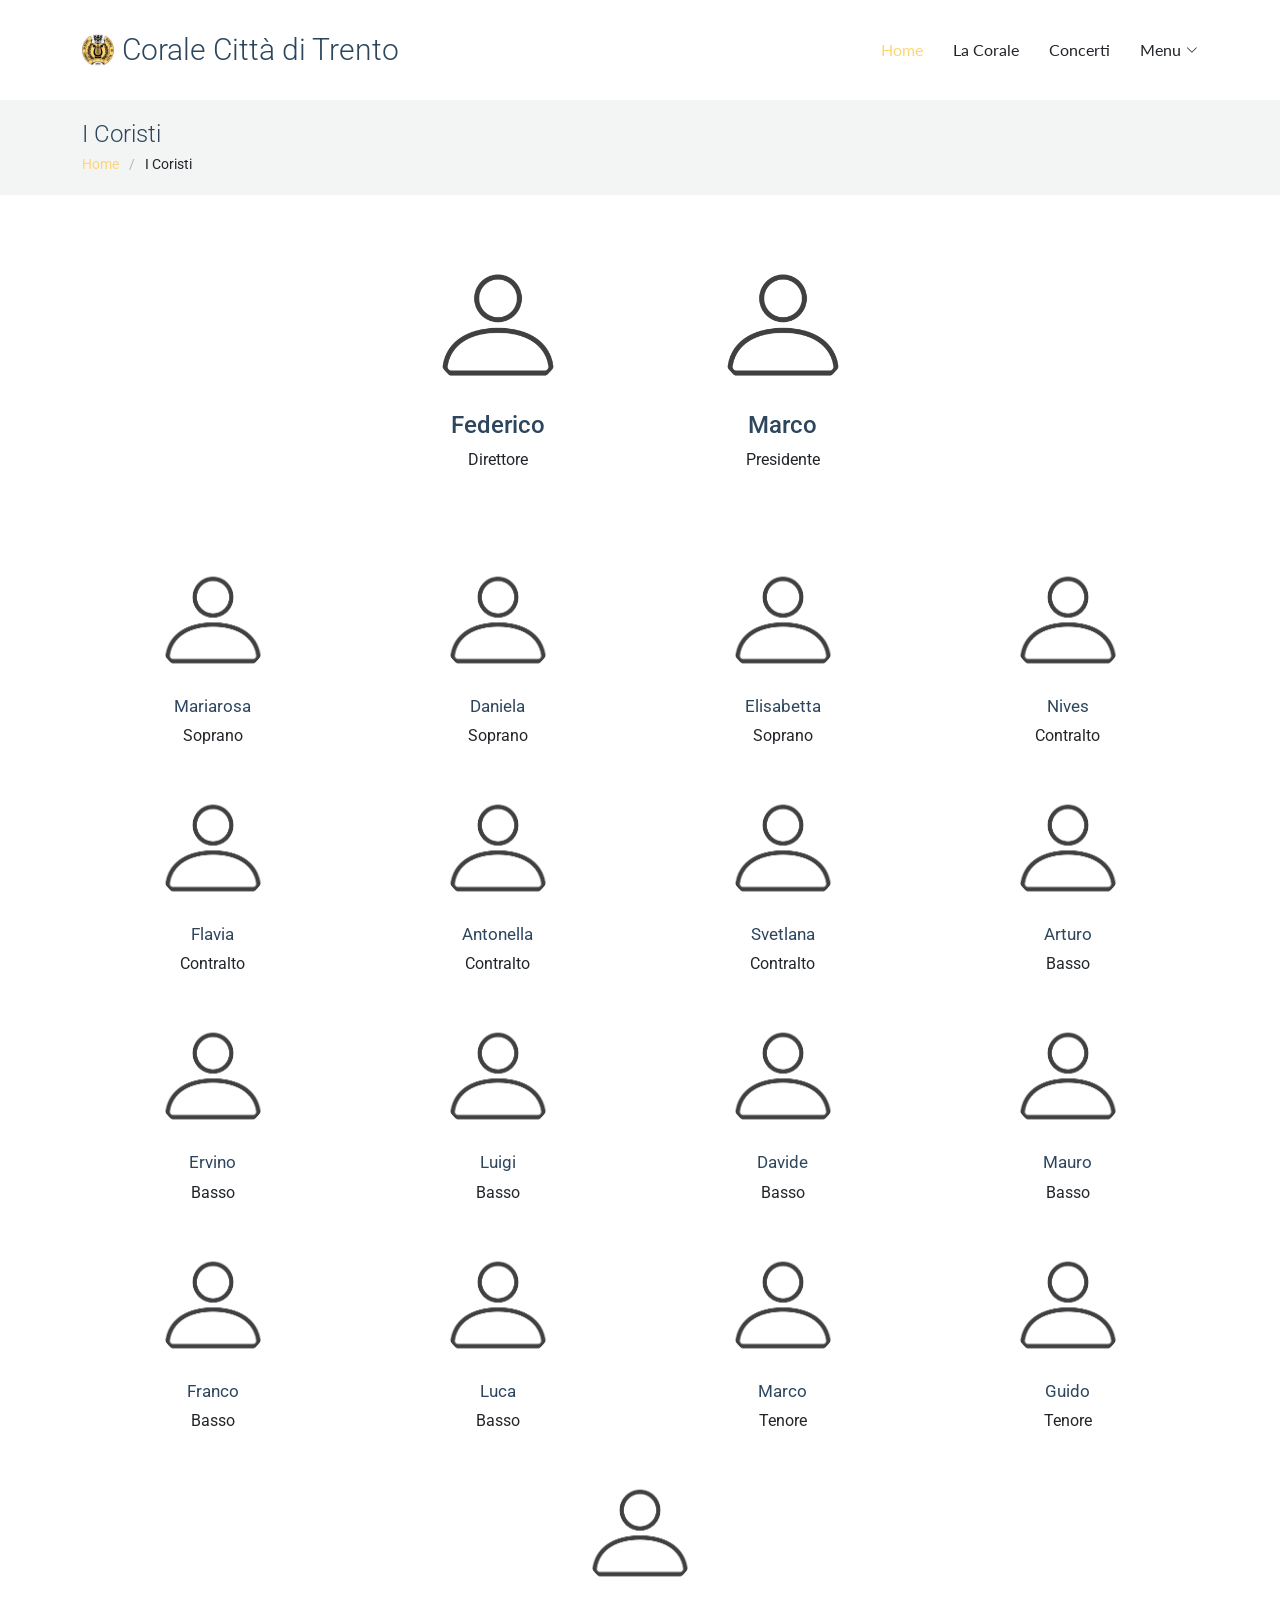
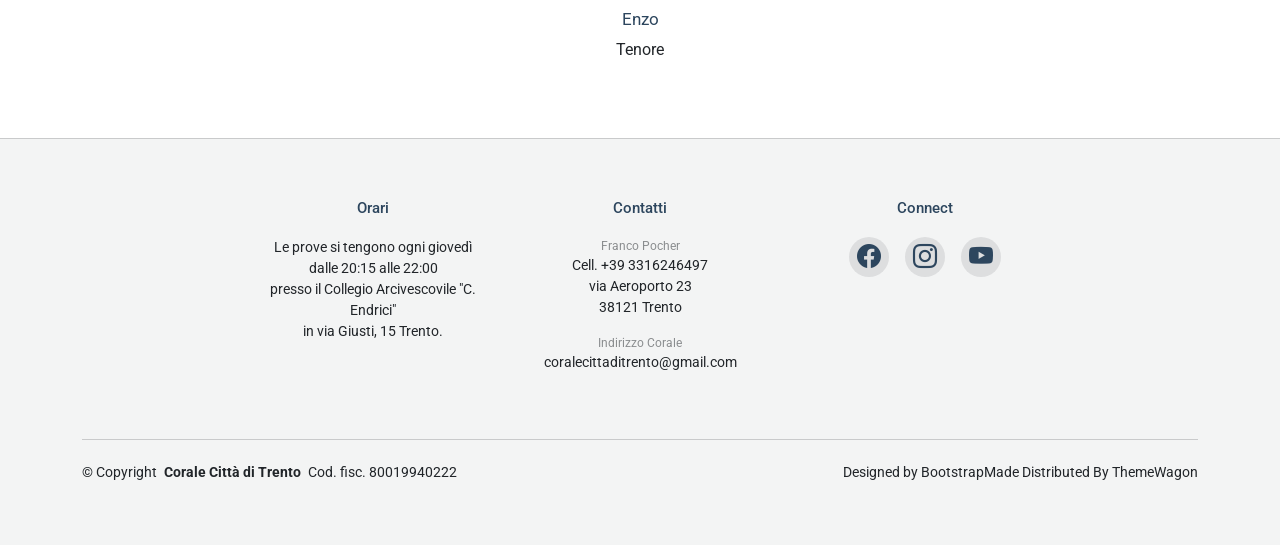
<file: coristi.html>
<!DOCTYPE html>
<html lang="en">

<head>
  <meta charset="utf-8">
  <meta content="width=device-width, initial-scale=1.0" name="viewport">
  <title>I Coristi</title>
  <meta name="description" content="">
  <meta name="keywords" content="">
  <link rel="sitemap" type="application/xml" title="Sitemap" href="sitemap.xml">

  <!-- Favicons -->
  <link href="assets/img/logo/favicon.ico" rel="icon">
  <link href="assets/img/logo/apple-touch-icon.png" rel="apple-touch-icon">

  <!-- Fonts -->
  <link href="https://fonts.googleapis.com" rel="preconnect">
  <link href="https://fonts.gstatic.com" rel="preconnect" crossorigin>
  <link href="https://fonts.googleapis.com/css2?family=Roboto:ital,wght@0,100;0,300;0,400;0,500;0,700;0,900;1,100;1,300;1,400;1,500;1,700;1,900&family=Lato:ital,wght@0,100;0,300;0,400;0,700;0,900;1,100;1,300;1,400;1,700;1,900&display=swap" rel="stylesheet">

  <!-- Vendor CSS Files -->
  <link href="assets/vendor/bootstrap/css/bootstrap.min.css" rel="stylesheet">
  <link href="assets/vendor/bootstrap-icons/bootstrap-icons.css" rel="stylesheet">
  <link href="assets/vendor/aos/aos.css" rel="stylesheet">
  <link href="assets/vendor/swiper/swiper-bundle.min.css" rel="stylesheet">
  <link href="assets/vendor/glightbox/css/glightbox.min.css" rel="stylesheet">

  <!-- Main CSS File -->
  <link href="assets/css/main.css" rel="stylesheet">

  <!-- =======================================================
  * Template Name: Active
  * Template URL: https://bootstrapmade.com/active-bootstrap-website-template/
  * Updated: Aug 07 2024 with Bootstrap v5.3.3
  * Author: BootstrapMade.com
  * License: https://bootstrapmade.com/license/
  ======================================================== -->
</head>

<body class="about-page">

  <header id="header" class="header d-flex align-items-center sticky-top">
    <div class="container-fluid container-xl position-relative d-flex align-items-center justify-content-between">

      <a href="index.html" class="logo d-flex align-items-center">
        <img src="assets/img/logo/logo.png" alt="">
        <h1 class="sitename">Corale Città di Trento</h1>
      </a>

      <nav id="navmenu" class="navmenu">
        <ul>
          <li><a href="index.html" class="active">Home</a></li>
          <li><a href="corale.html">La Corale</a></li>
          <li><a href="index.html#team">Concerti</a></li>
          <li class="dropdown"><a href="#"><span>Menu</span> <i class="bi bi-chevron-down toggle-dropdown"></i></a>
            <ul>
              <li><a href="coristi.html">Componenti</a></li>
              <li><a href="index.html#faq">Repertorio</a></li>
              <li><a href="media.html">Media</a></li>
              <li><a href="#footer">Info e Contatti</a></li>
            </ul>
          </li>
        </ul>
        <i class="mobile-nav-toggle d-xl-none bi bi-list"></i>
      </nav>

    </div>
  </header>

  <main class="main">

    <!-- Page Title -->
    <div class="page-title light-background">
      <div class="container">
        <h1>I Coristi</h1>
        <nav class="breadcrumbs">
          <ol>
            <li><a href="index.html">Home</a></li>
            <li class="current">I Coristi</li>
          </ol>
        </nav>
      </div>
    </div><!-- End Page Title -->

    <!-- Services Section -->
    <section id="services" class="services section">

      <!-- Direttore e Presidente -->
      <div class="container">
        <div class="row gy-4 justify-content-center">

          <div class="col-lg-3">
            <div class="services-item text-center" data-aos="fade-up">
              <div class="icon-box">
                <img src="assets/img/componenti/icon.png" alt="Federico - Direttore" class="img-fluid rounded-circle mb-3" style="width: 140px; height: 140px; object-fit: cover;">
              </div>
              <div>
                <h4>Federico</h4>
                <p>Direttore</p>
              </div>
            </div>
          </div>


          <div class="col-lg-3">
            <div class="services-item text-center" data-aos="fade-up">
              <div class="icon-box">
                <img src="assets/img/componenti/icon.png" alt="Marco - Presidente" class="img-fluid rounded-circle mb-3" style="width: 140px; height: 140px; object-fit: cover;">
              </div>
              <div>
                <h4>Marco</h4>
                <p>Presidente</p>
              </div>
            </div>
          </div>
        </div>
      </div>

      <div><br><br><br></div>

      <!-- Coro -->
      <div class="container">
        <div class="row gy-4 justify-content-center">

          <!-- Soprani -->
          <div class="col-lg-3">
            <div class="services-item text-center" data-aos="fade-up">
              <div class="icon-box">
                <img src="assets/img/componenti/icon.png" alt="Mariarosa - Soprano" class="img-fluid rounded-circle mb-3" style="width: 120px; height: 120px; object-fit: cover;">
              </div>
              <div>
                <h3>Mariarosa</h3>
                <p>Soprano</p>
              </div>
            </div>
          </div>

          <div class="col-lg-3">
            <div class="services-item text-center" data-aos="fade-up">
              <div class="icon-box">
                <img src="assets/img/componenti/icon.png" alt="Daniela - Soprano" class="img-fluid rounded-circle mb-3" style="width: 120px; height: 120px; object-fit: cover;">
              </div>
              <div>
                <h3>Daniela</h3>
                <p>Soprano</p>
              </div>
            </div>
          </div>

          <div class="col-lg-3">
            <div class="services-item text-center" data-aos="fade-up">
              <div class="icon-box">
                <img src="assets/img/componenti/icon.png" alt="Elisabetta - Soprano" class="img-fluid rounded-circle mb-3" style="width: 120px; height: 120px; object-fit: cover;">
              </div>
              <div>
                <h3>Elisabetta</h3>
                <p>Soprano</p>
              </div>
            </div>
          </div>
          
          <!-- Contralti -->
          <div class="col-lg-3">
            <div class="services-item text-center" data-aos="fade-up">
              <div class="icon-box">
                <img src="assets/img/componenti/icon.png" alt="Nives - Contralto" class="img-fluid rounded-circle mb-3" style="width: 120px; height: 120px; object-fit: cover;">
              </div>
              <div>
                <h3>Nives</h3>
                <p>Contralto</p>
              </div>
            </div>
          </div>

          <div class="col-lg-3">
            <div class="services-item text-center" data-aos="fade-up">
              <div class="icon-box">
                <img src="assets/img/componenti/icon.png" alt="Flavia - Contralto" class="img-fluid rounded-circle mb-3" style="width: 120px; height: 120px; object-fit: cover;">
              </div>
              <div>
                <h3>Flavia</h3>
                <p>Contralto</p>
              </div>
            </div>
          </div>

          <div class="col-lg-3">
            <div class="services-item text-center" data-aos="fade-up">
              <div class="icon-box">
                <img src="assets/img/componenti/icon.png" alt="Antonella - Contralto" class="img-fluid rounded-circle mb-3" style="width: 120px; height: 120px; object-fit: cover;">
              </div>
              <div>
                <h3>Antonella</h3>
                <p>Contralto</p>
              </div>
            </div>
          </div>

          <div class="col-lg-3">
            <div class="services-item text-center" data-aos="fade-up">
              <div class="icon-box">
                <img src="assets/img/componenti/icon.png" alt="Svetlana - Contralto" class="img-fluid rounded-circle mb-3" style="width: 120px; height: 120px; object-fit: cover;">
              </div>
              <div>
                <h3>Svetlana</h3>
                <p>Contralto</p>
              </div>
            </div>
          </div>
          
          <!-- Bassi -->
          <div class="col-lg-3">
            <div class="services-item text-center" data-aos="fade-up">
              <div class="icon-box">
                <img src="assets/img/componenti/icon.png" alt="Arturo - Basso" class="img-fluid rounded-circle mb-3" style="width: 120px; height: 120px; object-fit: cover;">
              </div>
              <div>
                <h3>Arturo</h3>
                <p>Basso</p>
              </div>
            </div>
          </div>

          <div class="col-lg-3">
            <div class="services-item text-center" data-aos="fade-up">
              <div class="icon-box">
                <img src="assets/img/componenti/icon.png" alt="Ervino - Basso" class="img-fluid rounded-circle mb-3" style="width: 120px; height: 120px; object-fit: cover;">
              </div>
              <div>
                <h3>Ervino</h3>
                <p>Basso</p>
              </div>
            </div>
          </div>

          <div class="col-lg-3">
            <div class="services-item text-center" data-aos="fade-up">
              <div class="icon-box">
                <img src="assets/img/componenti/icon.png" alt="Luigi - Basso" class="img-fluid rounded-circle mb-3" style="width: 120px; height: 120px; object-fit: cover;">
              </div>
              <div>
                <h3>Luigi</h3>
                <p>Basso</p>
              </div>
            </div>
          </div>

          <div class="col-lg-3">
            <div class="services-item text-center" data-aos="fade-up">
              <div class="icon-box">
                <img src="assets/img/componenti/icon.png" alt="Davide - Basso" class="img-fluid rounded-circle mb-3" style="width: 120px; height: 120px; object-fit: cover;">
              </div>
              <div>
                <h3>Davide</h3>
                <p>Basso</p>
              </div>
            </div>
          </div>

          <div class="col-lg-3">
            <div class="services-item text-center" data-aos="fade-up">
              <div class="icon-box">
                <img src="assets/img/componenti/icon.png" alt="Mauro - Basso" class="img-fluid rounded-circle mb-3" style="width: 120px; height: 120px; object-fit: cover;">
              </div>
              <div>
                <h3>Mauro</h3>
                <p>Basso</p>
              </div>
            </div>
          </div>

          <div class="col-lg-3">
            <div class="services-item text-center" data-aos="fade-up">
              <div class="icon-box">
                <img src="assets/img/componenti/icon.png" alt="Franco - Basso" class="img-fluid rounded-circle mb-3" style="width: 120px; height: 120px; object-fit: cover;">
              </div>
              <div>
                <h3>Franco</h3>
                <p>Basso</p>
              </div>
            </div>
          </div>

          <div class="col-lg-3">
            <div class="services-item text-center" data-aos="fade-up">
              <div class="icon-box">
                <img src="assets/img/componenti/icon.png" alt="Luca - Basso" class="img-fluid rounded-circle mb-3" style="width: 120px; height: 120px; object-fit: cover;">
              </div>
              <div>
                <h3>Luca</h3>
                <p>Basso</p>
              </div>
            </div>
          </div>
          
          <!-- Tenori -->
          <div class="col-lg-3">
            <div class="services-item text-center" data-aos="fade-up">
              <div class="icon-box">
                <img src="assets/img/componenti/icon.png" alt="Marco - Tenore" class="img-fluid rounded-circle mb-3" style="width: 120px; height: 120px; object-fit: cover;">
              </div>
              <div>
                <h3>Marco</h3>
                <p>Tenore</p>
              </div>
            </div>
          </div>
          
          <div class="col-lg-3">
            <div class="services-item text-center" data-aos="fade-up">
              <div class="icon-box">
                <img src="assets/img/componenti/icon.png" alt="Guido - Tenore" class="img-fluid rounded-circle mb-3" style="width: 120px; height: 120px; object-fit: cover;">
              </div>
              <div>
                <h3>Guido</h3>
                <p>Tenore</p>
              </div>
            </div>
          </div>

          <div class="col-lg-3">
            <div class="services-item text-center" data-aos="fade-up">
              <div class="icon-box">
                <img src="assets/img/componenti/icon.png" alt="Enzo - Tenore" class="img-fluid rounded-circle mb-3" style="width: 120px; height: 120px; object-fit: cover;">
              </div>
              <div>
                <h3>Enzo</h3>
                <p>Tenore</p>
              </div>
            </div>
          </div>

        </div>
      </div>




    </section><!-- /Services Section -->
  </main>

  <footer id="footer" class="footer light-background">
    <div class="container">
      <div class="row g-4 justify-content-center">

        <div class="col-md-6 col-lg-3 ps-lg-5 mb-3 mb-md-0">
          <div class="widget text-center">
            <h3 class="widget-heading">Orari</h3>
            <p class="mb-4">
              Le prove si tengono ogni giovedì <br> dalle 20:15 alle 22:00 <br>
              presso il Collegio Arcivescovile "C. Endrici" <br> in via Giusti, 15 Trento.
            </p>
          </div>
        </div>

        <div class="col-md-6 col-lg-3 pl-lg-5">
          <div class="widget text-center">
            <h3 class="widget-heading">Contatti</h3>
            <ul class="list-unstyled footer-blog-entry">
              <li>
                <span class="d-block date">Franco Pocher</span>
                <a>Cell. +39 3316246497 <br> via Aeroporto 23 <br> 38121 Trento</a>
              </li>
              <li class="mt-3">
                <span class="d-block date">Indirizzo Corale</span>
                <a>coralecittaditrento@gmail.com</a>
              </li>
            </ul>
          </div>
        </div>

        <div class="col-md-6 col-lg-3 pl-lg-5">
          <div class="widget text-center">
            <h3 class="widget-heading">Connect</h3>
            <ul class="list-unstyled social-icons light mb-3 d-flex justify-content-center gap-3">
              <li>
                <a href="https://www.facebook.com/people/Corale-Citt%C3%A0-di-Trento/100088259568855/">
                  <span class="bi bi-facebook fs-4"></span>
                </a>
              </li>
              <li>
                <a href="https://www.instagram.com/coralecittaditrento/">
                  <span class="bi bi-instagram fs-4"></span>
                </a>
              </li>
              <li>
                <a href="https://www.youtube.com/@coralecittaditrento1851">
                  <span class="bi bi-youtube fs-4"></span>
                </a>
              </li>
            </ul>
          </div>
        </div>

      </div>


      <div class="copyright d-flex flex-column flex-md-row align-items-center justify-content-md-between">
        <p>© <span>Copyright</span> <strong class="px-1 sitename">Corale Città di Trento</strong> <span>Cod. fisc. 80019940222</span></p>
        <div class="credits">
          <!-- All the links in the footer should remain intact. -->
          <!-- You can delete the links only if you've purchased the pro version. -->
          <!-- Licensing information: https://bootstrapmade.com/license/ -->
          <!-- Purchase the pro version with working PHP/AJAX contact form: [buy-url] -->
          Designed by <a href="https://bootstrapmade.com/">BootstrapMade</a> Distributed By <a href="https://themewagon.com">ThemeWagon</a>
        </div>
      </div>
    </div>
  </footer>

  <!-- Scroll Top -->
  <a href="#" id="scroll-top" class="scroll-top d-flex align-items-center justify-content-center"><i class="bi bi-arrow-up-short"></i></a>

  <!-- Preloader -->
  <div id="preloader"></div>

  <!-- Vendor JS Files -->
  <script src="assets/vendor/bootstrap/js/bootstrap.bundle.min.js"></script>
  <script src="assets/vendor/php-email-form/validate.js"></script>
  <script src="assets/vendor/aos/aos.js"></script>
  <script src="assets/vendor/swiper/swiper-bundle.min.js"></script>
  <script src="assets/vendor/purecounter/purecounter_vanilla.js"></script>
  <script src="assets/vendor/glightbox/js/glightbox.min.js"></script>
  <script src="assets/vendor/imagesloaded/imagesloaded.pkgd.min.js"></script>
  <script src="assets/vendor/isotope-layout/isotope.pkgd.min.js"></script>

  <!-- Main JS File -->
  <script src="assets/js/main.js"></script>

</body>

</html>
</file>
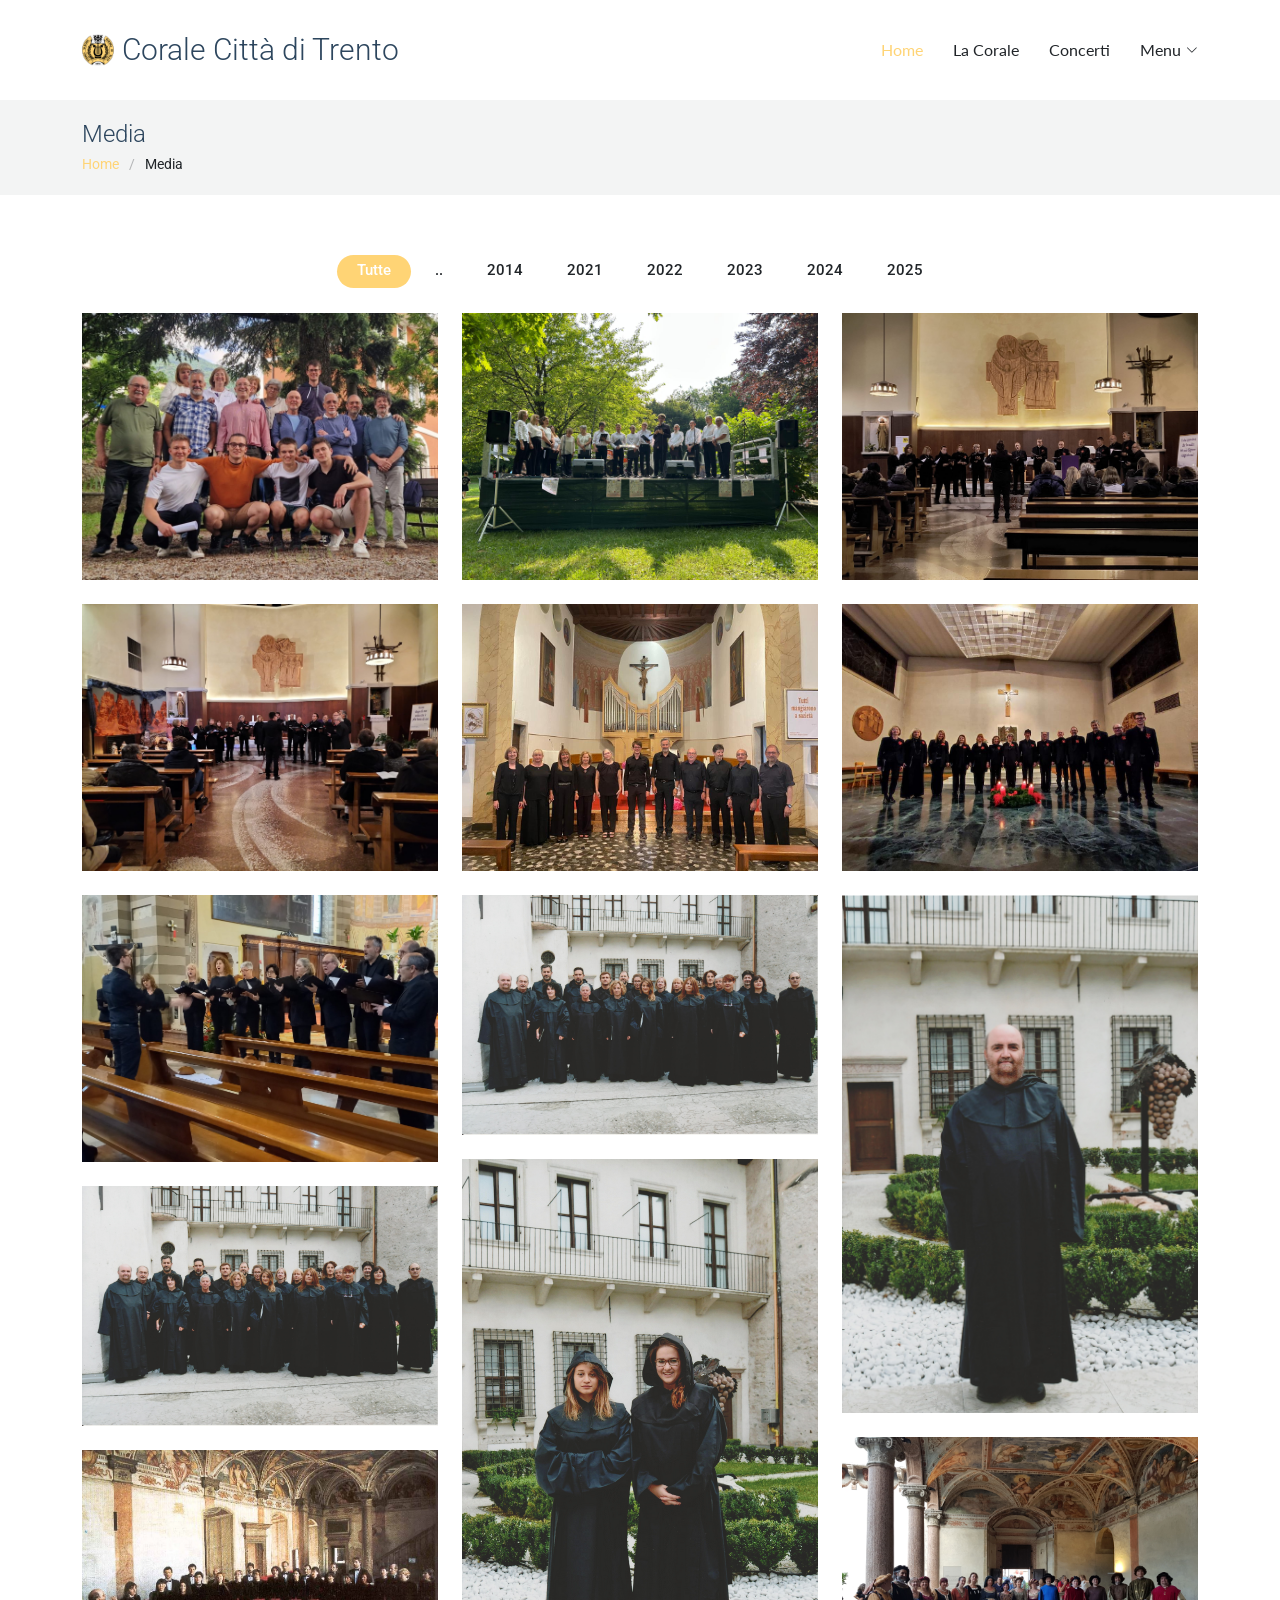
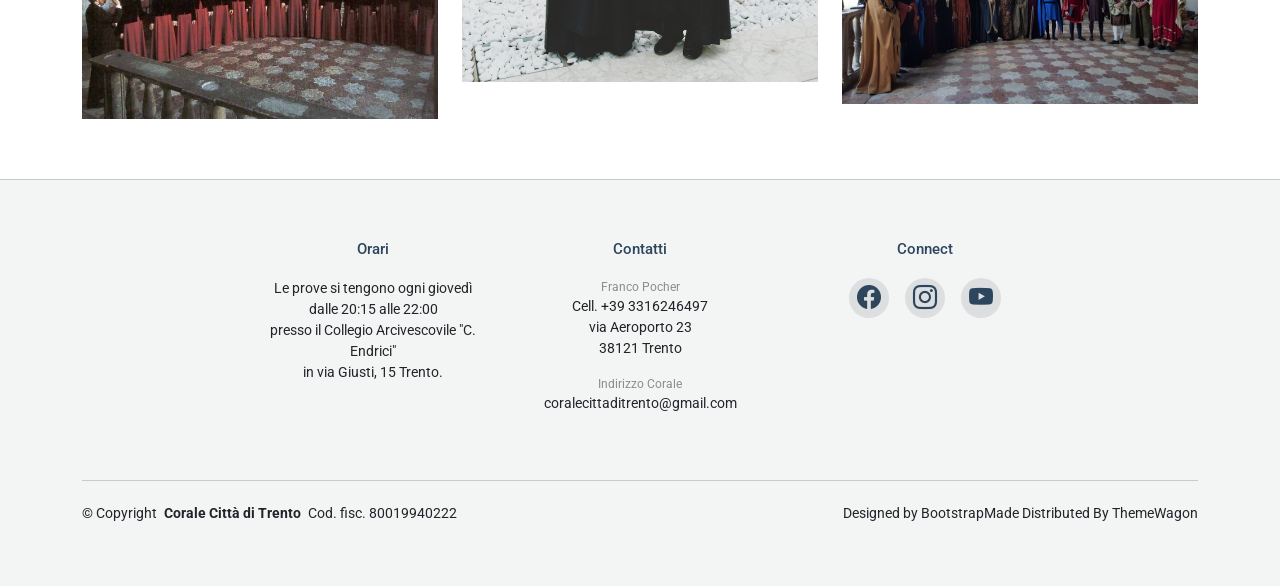
<file: media.html>
<!DOCTYPE html>
<html lang="en">

<head>
  <meta charset="utf-8">
  <meta content="width=device-width, initial-scale=1.0" name="viewport">
  <title>Media</title>
  <meta name="description" content="">
  <meta name="keywords" content="">
  <link rel="sitemap" type="application/xml" title="Sitemap" href="sitemap.xml">

  <!-- Favicons -->
  <link href="assets/img/logo/favicon.ico" rel="icon">
  <link href="assets/img/logo/apple-touch-icon.png" rel="apple-touch-icon">

  <!-- Fonts -->
  <link href="https://fonts.googleapis.com" rel="preconnect">
  <link href="https://fonts.gstatic.com" rel="preconnect" crossorigin>
  <link href="https://fonts.googleapis.com/css2?family=Roboto:ital,wght@0,100;0,300;0,400;0,500;0,700;0,900;1,100;1,300;1,400;1,500;1,700;1,900&family=Lato:ital,wght@0,100;0,300;0,400;0,700;0,900;1,100;1,300;1,400;1,700;1,900&display=swap" rel="stylesheet">

  <!-- Vendor CSS Files -->
  <link href="assets/vendor/bootstrap/css/bootstrap.min.css" rel="stylesheet">
  <link href="assets/vendor/bootstrap-icons/bootstrap-icons.css" rel="stylesheet">
  <link href="assets/vendor/aos/aos.css" rel="stylesheet">
  <link href="assets/vendor/swiper/swiper-bundle.min.css" rel="stylesheet">
  <link href="assets/vendor/glightbox/css/glightbox.min.css" rel="stylesheet">

  <!-- Main CSS File -->
  <link href="assets/css/main.css" rel="stylesheet">

  <!-- =======================================================
  * Template Name: Active
  * Template URL: https://bootstrapmade.com/active-bootstrap-website-template/
  * Updated: Aug 07 2024 with Bootstrap v5.3.3
  * Author: BootstrapMade.com
  * License: https://bootstrapmade.com/license/
  ======================================================== -->
</head>

<body class="portfolio-page">

  <header id="header" class="header d-flex align-items-center sticky-top">
    <div class="container-fluid container-xl position-relative d-flex align-items-center justify-content-between">

      <a href="index.html" class="logo d-flex align-items-center">
        <img src="assets/img/logo/logo.png" alt="">
        <h1 class="sitename">Corale Città di Trento</h1>
      </a>

      <nav id="navmenu" class="navmenu">
        <ul>
          <li><a href="index.html" class="active">Home</a></li>
          <li><a href="corale.html">La Corale</a></li>
          <li><a href="index.html#team">Concerti</a></li>
          <li class="dropdown"><a href="#"><span>Menu</span> <i class="bi bi-chevron-down toggle-dropdown"></i></a>
            <ul>
              <li><a href="coristi.html">Componenti</a></li>
              <li><a href="index.html#faq">Repertorio</a></li>
              <li><a href="media.html">Media</a></li>
              <li><a href="#footer">Info e Contatti</a></li>
            </ul>
          </li>
        </ul>
        <i class="mobile-nav-toggle d-xl-none bi bi-list"></i>
      </nav>

    </div>
  </header>

  <main class="main">

    <!-- Page Title -->
    <div class="page-title light-background">
      <div class="container">
        <h1>Media</h1>
        <nav class="breadcrumbs">
          <ol>
            <li><a href="index.html">Home</a></li>
            <li class="current">Media</li>
          </ol>
        </nav>
      </div>
    </div><!-- End Page Title -->

    <!-- Portfolio Section -->
    <section id="portfolio" class="portfolio section">

      <div class="container">

        <div class="isotope-layout" data-default-filter="*" data-layout="masonry" data-sort="original-order">

          <ul class="portfolio-filters isotope-filters" data-aos="fade-up" data-aos-delay="100">
            <li data-filter="*" class="filter-active">Tutte</li>
            <li data-filter=".filter-prima"> .. </li>
            <li data-filter=".filter-2014">2014</li>
            <li data-filter=".filter-2021">2021</li>
            <li data-filter=".filter-2022">2022</li>
            <li data-filter=".filter-2023">2023</li>
            <li data-filter=".filter-2024">2024</li>
            <li data-filter=".filter-2025">2025</li>
          </ul><!-- End Portfolio Filters -->

          <div class="row gy-4 isotope-container" data-aos="fade-up" data-aos-delay="200">

            <div class="col-lg-4 col-md-6 portfolio-item isotope-item filter-2025">
              <img src="assets/img/galleria/Corso_Corale.jpg" class="img-fluid" alt="">
              <div class="portfolio-info">
                <h4>Anno 2025</h4>
                <p>Corso di Vocalità</p>
                <a href="assets/img/galleria/Corso_Corale.jpg" title="Anno 2025 - Corso di Vocalità" data-gallery="portfolio-gallery-product" class="glightbox preview-link"><i class="bi bi-zoom-in"></i></a>
              </div>
            </div><!-- End Portfolio Item -->

            <div class="col-lg-4 col-md-6 portfolio-item isotope-item filter-2025">
              <img src="assets/img/galleria/Parco_Massimiliano.jpg" class="img-fluid" alt="">
              <div class="portfolio-info">
                <h4>Anno 2025</h4>
                <p>Concerto al Parco Massimiliano</p>
                <a href="assets/img/galleria/Parco_Massimiliano.jpg" title="Concerto 2014 - Parco Massimiliano - La festa dei Popoli" data-gallery="portfolio-gallery-branding" class="glightbox preview-link"><i class="bi bi-zoom-in"></i></a>
              </div>
            </div><!-- End Portfolio Item -->

            <div class="col-lg-4 col-md-6 portfolio-item isotope-item filter-2024">
              <img src="assets/img/galleria/Concerto_QuandoDove4.jpeg" class="img-fluid" alt="">
              <div class="portfolio-info">
                <h4>Concerto 2014</h4>
                <p>Parco Massimiliano</p>
                <a href="assets/img/galleria/Concerto_QuandoDove4.jpeg" title="Concerto 2014 - Parco Massimiliano - La festa dei Popoli" data-gallery="portfolio-gallery-branding" class="glightbox preview-link"><i class="bi bi-zoom-in"></i></a>
              </div>
            </div><!-- End Portfolio Item -->

            <div class="col-lg-4 col-md-6 portfolio-item isotope-item filter-2023">
              <img src="assets/img/galleria/Concerto_QuandoDove3.jpeg" class="img-fluid" alt="">
              <div class="portfolio-info">
                <h4>Natale 2023</h4>
                <p>Concerto alla Chiesa di Cristo Re</p>
                <a href="assets/img/galleria/Concerto_QuandoDove3.jpeg" title="Concerto 2023 - Parco Massimiliano - La festa dei Popoli" data-gallery="portfolio-gallery-branding" class="glightbox preview-link"><i class="bi bi-zoom-in"></i></a>
              </div>
            </div><!-- End Portfolio Item -->

            <div class="col-lg-4 col-md-6 portfolio-item isotope-item filter-2022">
              <img src="assets/img/galleria/Concerto_Natale_2023.jpg" class="img-fluid" alt="">
              <div class="portfolio-info">
                <h4>Natale 2023</h4>
                <p>Concerto all'Arcivescovile</p>
                <a href="assets/img/galleria/Concerto_Natale_2023.jpg" title="App 1" data-gallery="portfolio-gallery-app" class="glightbox preview-link"><i class="bi bi-zoom-in"></i></a>
              </div>
            </div><!-- End Portfolio Item -->

            <div class="col-lg-4 col-md-6 portfolio-item isotope-item filter-2021">
              <img src="assets/img/galleria/Concerto_QuandoDove.jpeg" class="img-fluid" alt="">
              <div class="portfolio-info">
                <h4>Concerto 2014</h4>
                <p>Parco Massimiliano</p>
                <a href="assets/img/galleria/Concerto_QuandoDove.jpeg" title="Concerto 2014 - Parco Massimiliano - La festa dei Popoli" data-gallery="portfolio-gallery-branding" class="glightbox preview-link"><i class="bi bi-zoom-in"></i></a>
              </div>
            </div><!-- End Portfolio Item -->

            <div class="col-lg-4 col-md-6 portfolio-item isotope-item filter-2021">
              <img src="assets/img/galleria/Concerto_QuandoDove2.jpeg" class="img-fluid" alt="">
              <div class="portfolio-info">
                <h4>Concerto 2014</h4>
                <p>Parco Massimiliano</p>
                <a href="assets/img/galleria/Concerto_QuandoDove2.jpeg" title="Concerto 2014 - Parco Massimiliano - La festa dei Popoli" data-gallery="portfolio-gallery-branding" class="glightbox preview-link"><i class="bi bi-zoom-in"></i></a>
              </div>
            </div><!-- End Portfolio Item -->

            <div class="col-lg-4 col-md-6 portfolio-item isotope-item filter-2014">
              <img src="assets/img/galleria/I_luoghi_del_Concilio_1.jpg" class="img-fluid" alt="">
              <div class="portfolio-info">
                <h4>Concerto 2014</h4>
                <p>I Luoghi del Concilio - Palazzo Roccabruna a Trento</p>
                <a href="assets/img/galleria/I_luoghi_del_Concilio_1.jpg" title="I Luoghi del Concilio - Palazzo Roccabruna a Trento" data-gallery="portfolio-gallery-branding" class="glightbox preview-link"><i class="bi bi-zoom-in"></i></a>
              </div>
            </div><!-- End Portfolio Item -->

            <div class="col-lg-4 col-md-6 portfolio-item isotope-item filter-2014">
              <img src="assets/img/galleria/I_luoghi_del_Concilio_2.png" class="img-fluid" alt="">
              <div class="portfolio-info">
                <h4>Concerto 2014</h4>
                <p>I Luoghi del Concilio - Palazzo Roccabruna a Trento</p>
                <a href="assets/img/galleria/I_luoghi_del_Concilio_2.png" title="I Luoghi del Concilio - Palazzo Roccabruna a Trento" data-gallery="portfolio-gallery-branding" class="glightbox preview-link"><i class="bi bi-zoom-in"></i></a>
              </div>
            </div><!-- End Portfolio Item -->

            <div class="col-lg-4 col-md-6 portfolio-item isotope-item filter-2014">
              <img src="assets/img/galleria/I_luoghi_del_Concilio_3.png" class="img-fluid" alt="">
              <div class="portfolio-info">
                <h4>Concerto 2014</h4>
                <p>I Luoghi del Concilio - Palazzo Roccabruna a Trento</p>
                <a href="assets/img/galleria/I_luoghi_del_Concilio_3.png" title="I Luoghi del Concilio - Palazzo Roccabruna a Trento" data-gallery="portfolio-gallery-branding" class="glightbox preview-link"><i class="bi bi-zoom-in"></i></a>
              </div>
            </div><!-- End Portfolio Item -->

            <div class="col-lg-4 col-md-6 portfolio-item isotope-item filter-2014">
              <img src="assets/img/galleria/I_luoghi_del_Concilio_4.jpg" class="img-fluid" alt="">
              <div class="portfolio-info">
                <h4>Concerto 2014</h4>
                <p>I Luoghi del Concilio - Palazzo Roccabruna a Trento</p>
                <a href="assets/img/galleria/I_luoghi_del_Concilio_4.jpg" title="I Luoghi del Concilio - Palazzo Roccabruna a Trento" data-gallery="portfolio-gallery-branding" class="glightbox preview-link"><i class="bi bi-zoom-in"></i></a>
              </div>
            </div><!-- End Portfolio Item -->

            <div class="col-lg-4 col-md-6 portfolio-item isotope-item filter-prima">
              <img src="assets/img/galleria/Concerto_Passato.jpg" class="img-fluid" alt="">
              <div class="portfolio-info">
                <h4>Concerto 2025</h4>
                <p>Concerto Passato</p>
                <a href="assets/img/galleria/Concerto_Passato.jpg" title="Product 1" data-gallery="portfolio-gallery-product" class="glightbox preview-link"><i class="bi bi-zoom-in"></i></a>
              </div>
            </div><!-- End Portfolio Item -->

            <div class="col-lg-4 col-md-6 portfolio-item isotope-item filter-prima">
              <img src="assets/img/galleria/Concerto_Passato2.jpg" class="img-fluid" alt="">
              <div class="portfolio-info">
                <h4>Concerto 2025</h4>
                <p>Concerto Passato 2</p>
                <a href="assets/img/galleria/Concerto_Passato2.jpg" title="Product 1" data-gallery="portfolio-gallery-product" class="glightbox preview-link"><i class="bi bi-zoom-in"></i></a>
              </div>
            </div><!-- End Portfolio Item -->

          </div><!-- End Portfolio Container -->
        </div>
      </div>
    </section><!-- /Portfolio Section -->

  </main>

  <footer id="footer" class="footer light-background">
    <div class="container">
      <div class="row g-4 justify-content-center">

        <div class="col-md-6 col-lg-3 ps-lg-5 mb-3 mb-md-0">
          <div class="widget text-center">
            <h3 class="widget-heading">Orari</h3>
            <p class="mb-4">
              Le prove si tengono ogni giovedì <br> dalle 20:15 alle 22:00 <br>
              presso il Collegio Arcivescovile "C. Endrici" <br> in via Giusti, 15 Trento.
            </p>
          </div>
        </div>

        <div class="col-md-6 col-lg-3 pl-lg-5">
          <div class="widget text-center">
            <h3 class="widget-heading">Contatti</h3>
            <ul class="list-unstyled footer-blog-entry">
              <li>
                <span class="d-block date">Franco Pocher</span>
                <a>Cell. +39 3316246497 <br> via Aeroporto 23 <br> 38121 Trento</a>
              </li>
              <li class="mt-3">
                <span class="d-block date">Indirizzo Corale</span>
                <a>coralecittaditrento@gmail.com</a>
              </li>
            </ul>
          </div>
        </div>

        <div class="col-md-6 col-lg-3 pl-lg-5">
          <div class="widget text-center">
            <h3 class="widget-heading">Connect</h3>
            <ul class="list-unstyled social-icons light mb-3 d-flex justify-content-center gap-3">
              <li>
                <a href="https://www.facebook.com/people/Corale-Citt%C3%A0-di-Trento/100088259568855/">
                  <span class="bi bi-facebook fs-4"></span>
                </a>
              </li>
              <li>
                <a href="https://www.instagram.com/coralecittaditrento/">
                  <span class="bi bi-instagram fs-4"></span>
                </a>
              </li>
              <li>
                <a href="https://www.youtube.com/@coralecittaditrento1851">
                  <span class="bi bi-youtube fs-4"></span>
                </a>
              </li>
            </ul>
          </div>
        </div>

      </div>


      <div class="copyright d-flex flex-column flex-md-row align-items-center justify-content-md-between">
        <p>© <span>Copyright</span> <strong class="px-1 sitename">Corale Città di Trento</strong> <span>Cod. fisc. 80019940222</span></p>
        <div class="credits">
          <!-- All the links in the footer should remain intact. -->
          <!-- You can delete the links only if you've purchased the pro version. -->
          <!-- Licensing information: https://bootstrapmade.com/license/ -->
          <!-- Purchase the pro version with working PHP/AJAX contact form: [buy-url] -->
          Designed by <a href="https://bootstrapmade.com/">BootstrapMade</a> Distributed By <a href="https://themewagon.com">ThemeWagon</a>
        </div>
      </div>
    </div>
  </footer>

  <!-- Scroll Top -->
  <a href="#" id="scroll-top" class="scroll-top d-flex align-items-center justify-content-center"><i class="bi bi-arrow-up-short"></i></a>

  <!-- Preloader -->
  <div id="preloader"></div>

  <!-- Vendor JS Files -->
  <script src="assets/vendor/bootstrap/js/bootstrap.bundle.min.js"></script>
  <script src="assets/vendor/php-email-form/validate.js"></script>
  <script src="assets/vendor/aos/aos.js"></script>
  <script src="assets/vendor/swiper/swiper-bundle.min.js"></script>
  <script src="assets/vendor/purecounter/purecounter_vanilla.js"></script>
  <script src="assets/vendor/glightbox/js/glightbox.min.js"></script>
  <script src="assets/vendor/imagesloaded/imagesloaded.pkgd.min.js"></script>
  <script src="assets/vendor/isotope-layout/isotope.pkgd.min.js"></script>

  <!-- Main JS File -->
  <script src="assets/js/main.js"></script>

</body>

</html>
</file>
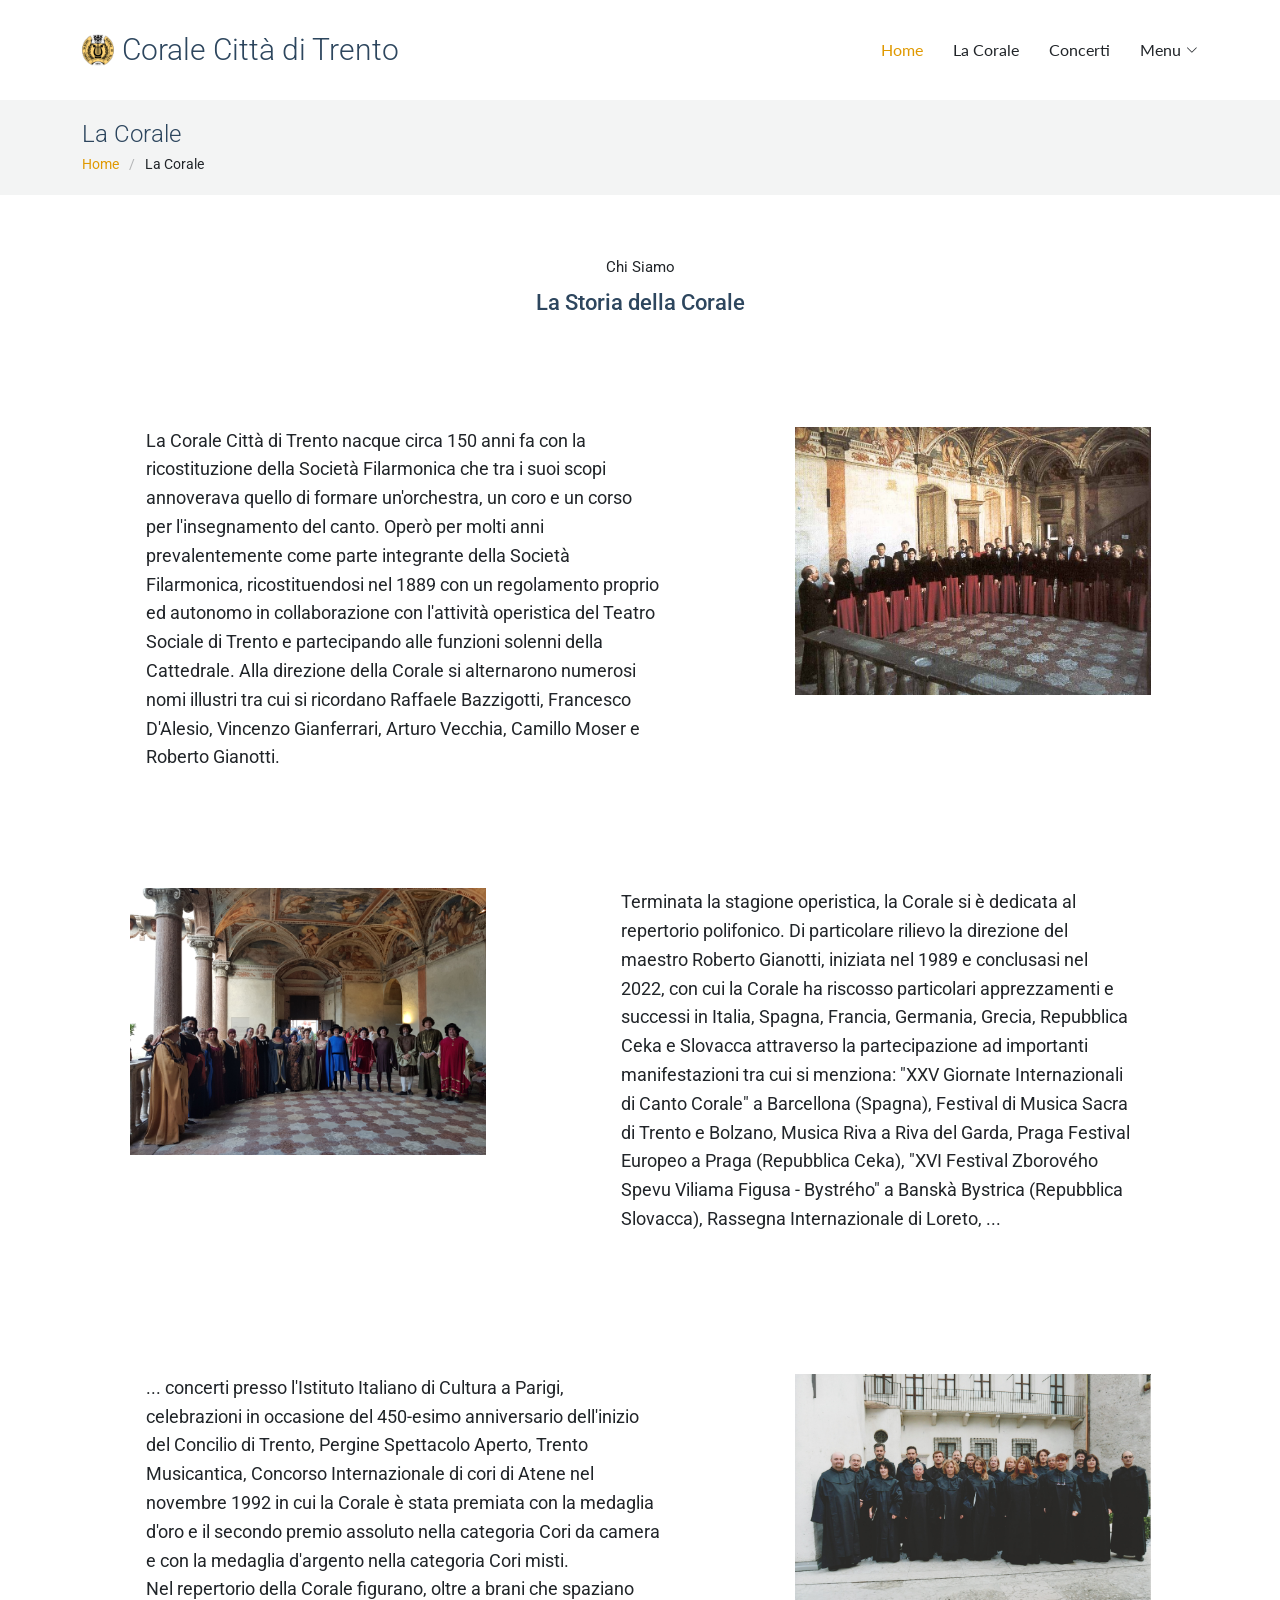
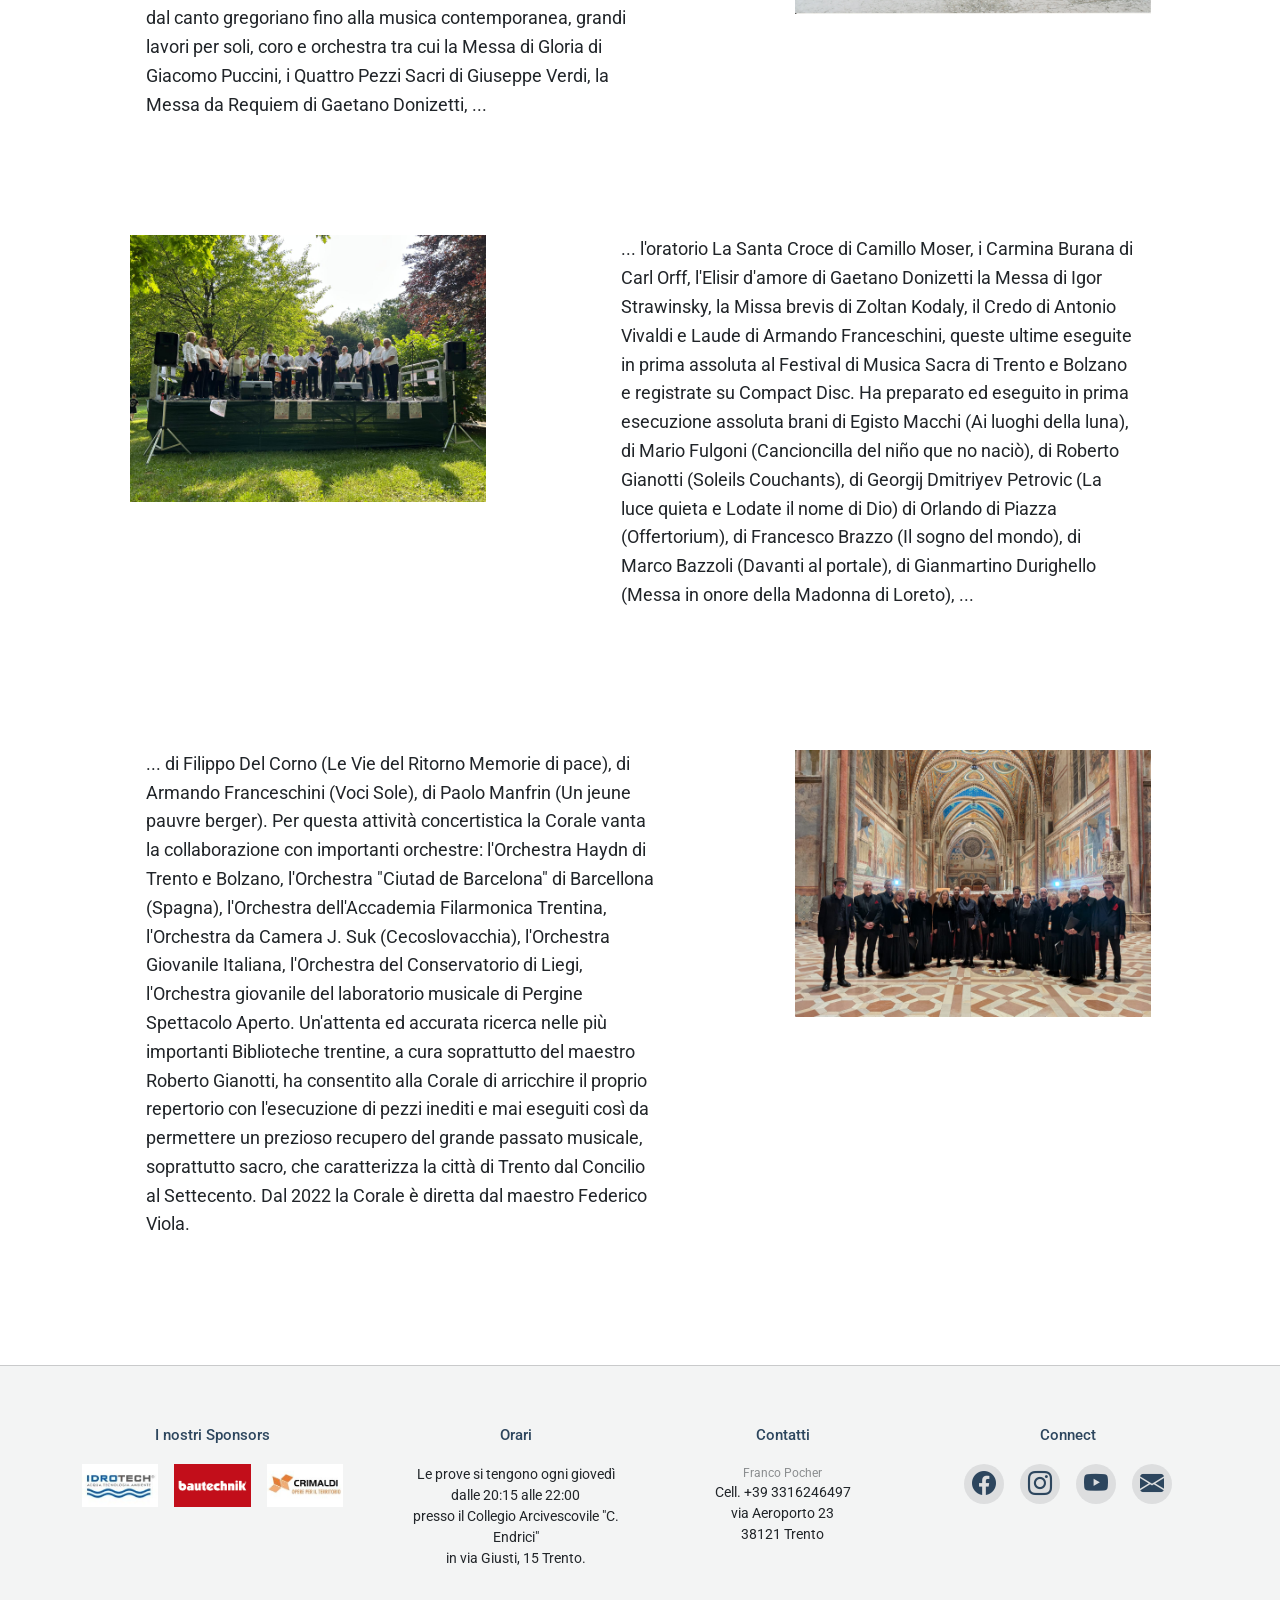
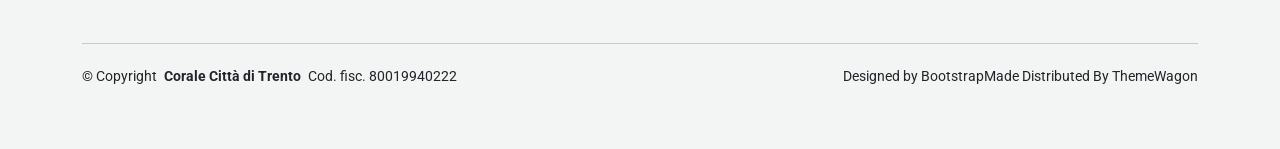
<file: pages/corale.html>
<!DOCTYPE html>
<html lang="en">

<head>
  <meta charset="utf-8">
  <meta content="width=device-width, initial-scale=1.0" name="viewport">
  <title>La Corale</title>
  <meta name="description" content="">
  <meta name="keywords" content="">
  <link rel="sitemap" type="application/xml" title="Sitemap" href="sitemap.xml">

  <!-- Favicons -->
  <link href="../assets/img/logo/favicon.ico" rel="icon">
  <link href="../assets/img/logo/apple-touch-icon.png" rel="apple-touch-icon">

  <!-- Fonts -->
  <link href="https://fonts.googleapis.com" rel="preconnect">
  <link href="https://fonts.gstatic.com" rel="preconnect" crossorigin>
  <link href="https://fonts.googleapis.com/css2?family=Roboto:ital,wght@0,100;0,300;0,400;0,500;0,700;0,900;1,100;1,300;1,400;1,500;1,700;1,900&family=Lato:ital,wght@0,100;0,300;0,400;0,700;0,900;1,100;1,300;1,400;1,700;1,900&display=swap" rel="stylesheet">

  <!-- Vendor CSS Files -->
  <link href="../assets/vendor/bootstrap/css/bootstrap.min.css" rel="stylesheet">
  <link href="../assets/vendor/bootstrap-icons/bootstrap-icons.css" rel="stylesheet">
  <link href="../assets/vendor/aos/aos.css" rel="stylesheet">
  <link href="../assets/vendor/swiper/swiper-bundle.min.css" rel="stylesheet">
  <link href="../assets/vendor/glightbox/css/glightbox.min.css" rel="stylesheet">

  <!-- Main CSS File -->
  <link href="../css/main.css" rel="stylesheet">

  <!-- =======================================================
  * Template Name: Active
  * Template URL: https://bootstrapmade.com/active-bootstrap-website-template/
  * Updated: Aug 07 2024 with Bootstrap v5.3.3
  * Author: BootstrapMade.com
  * License: https://bootstrapmade.com/license/
  ======================================================== -->
</head>

<body class="about-page">

  <header id="header" class="header d-flex align-items-center sticky-top">
    <div class="container-fluid container-xl position-relative d-flex align-items-center justify-content-between">

      <a href="../index.html" class="logo d-flex align-items-center">
        <img src="../assets/img/logo/logo.png" alt="">
        <h1 class="sitename">Corale Città di Trento</h1>
      </a>

      <nav id="navmenu" class="navmenu">
        <ul>
          <li><a href="../index.html" class="active">Home</a></li>
          <li><a href="../pages/corale.html">La Corale</a></li>
          <li><a href="../index.html#team">Concerti</a></li>
          <li class="dropdown"><a href="#"><span>Menu</span> <i class="bi bi-chevron-down toggle-dropdown"></i></a>
            <ul>
              <li><a href="../index.html#services">Componenti</a></li>
              <li><a href="../index.html#faq">Repertorio</a></li>
              <li><a href="../pages/media.html">Media</a></li>
              <li><a href="../index.html#footer">Info e Contatti</a></li>
            </ul>
          </li>
        </ul>
        <i class="mobile-nav-toggle d-xl-none bi bi-list"></i>
      </nav>

    </div>
  </header>

  <main class="main">

    <!-- Page Title -->
    <div class="page-title light-background">
      <div class="container">
        <h1>La Corale</h1>
        <nav class="breadcrumbs">
          <ol>
            <li><a href="index.html">Home</a></li>
            <li class="current">La Corale</li>
          </ol>
        </nav>
      </div>
    </div><!-- End Page Title -->

    <!-- About 2 Section -->
    <section id="about-2" class="about-2 section">
      <div class="container">
        <div class="section-title text-center" data-aos="fade-up">
            <p>Chi Siamo</p>
            <h2>La Storia della Corale</h2>
        </div>

        <!-- Paragrafo 1 -->
        <div class="content">
          <div class="row justify-content-center">
            
            <div class="col-sm-12 col-md-5 col-lg-4 col-xl-4 order-lg-2 offset-xl-1 mb-4">
              <div class="img-wrap text-center text-md-left" data-aos="fade-up" data-aos-delay="100">
                <div class="img">
                  <img src="../assets/img/galleria/1995_Concerto.jpg" alt="circle image" class="img-fluid">
                </div>
              </div>
            </div>

            <div class="col-sm-12 col-md-8 col-lg-7 col-xl-6" data-aos="fade-up">
              <div class="px-3">
                <p class="lead">
                  La Corale Città di Trento nacque circa 150 anni fa con la ricostituzione della Società Filarmonica 
                  che tra i suoi scopi annoverava quello di formare un'orchestra, un coro e un corso per 
                  l'insegnamento del canto. Operò per molti anni prevalentemente come parte integrante della Società
                  Filarmonica, ricostituendosi nel 1889 con un regolamento proprio ed autonomo in collaborazione 
                  con l'attività operistica del Teatro Sociale di Trento e partecipando alle funzioni solenni della 
                  Cattedrale. Alla direzione della Corale si alternarono numerosi nomi illustri tra cui si ricordano 
                  Raffaele Bazzigotti, Francesco D'Alesio, Vincenzo Gianferrari, Arturo Vecchia, Camillo Moser e 
                  Roberto Gianotti.
                </p>
              </div>
            </div>
          </div>
        </div>

        
        <!-- Paragrafo 2 -->
        <div class="content">
          <div class="row justify-content-center">
            
            <div class="col-sm-12 col-md-5 col-lg-4 col-xl-4">
              <div class="img-wrap text-center text-md-right" data-aos="fade-up" data-aos-delay="100">
                <div class="img">
                  <img src="../assets/img/galleria/2020_ILuoghiDelConcilio.jpg" alt="circle image" class="img-fluid">
                </div>
              </div>
            </div>

            <div class="col-sm-12 col-md-8 col-lg-7 col-xl-6 order-lg-2 offset-xl-1 mb-4" data-aos="fade-up">
              <div class="px-3">
                <p class="lead">
                  Terminata la stagione operistica, la Corale si è dedicata al repertorio polifonico. Di particolare 
                  rilievo la direzione del maestro Roberto Gianotti, iniziata nel 1989 e conclusasi nel 2022, con cui la 
                  Corale ha riscosso particolari apprezzamenti e successi in Italia, Spagna, Francia, Germania, Grecia,
                  Repubblica Ceka e Slovacca attraverso la partecipazione ad importanti manifestazioni tra cui si 
                  menziona: "XXV Giornate Internazionali di Canto Corale" a Barcellona (Spagna), Festival di 
                  Musica Sacra di Trento e Bolzano, Musica Riva a Riva del Garda, Praga Festival Europeo a Praga 
                  (Repubblica Ceka), "XVI Festival Zborového Spevu Viliama Figusa - Bystrého" a Banskà Bystrica 
                  (Repubblica Slovacca), Rassegna Internazionale di Loreto, ...
                </p>
              </div>
            </div>
          </div>
        </div>
        

        <!-- Paragrafo 3 -->
        <div class="content">
          <div class="row justify-content-center">

            <div class="col-sm-12 col-md-5 col-lg-4 col-xl-4 order-lg-2 offset-xl-1 mb-4">
              <div class="img-wrap text-center text-md-left" data-aos="fade-up" data-aos-delay="100">
                <div class="img">
                  <img src="../assets/img/galleria/2014_ILuoghiDelConcilio_1.jpg" alt="circle image" class="img-fluid">
                </div>
              </div>
            </div>

            <div class="col-sm-12 col-md-8 col-lg-7 col-xl-6" data-aos="fade-up">
              <div class="px-3">
                <p class="lead">
                  ... concerti presso l'Istituto Italiano di 
                  Cultura a Parigi, celebrazioni in occasione del 450-esimo anniversario dell'inizio del Concilio di 
                  Trento, Pergine Spettacolo Aperto, Trento Musicantica, Concorso Internazionale di cori di Atene nel
                  novembre 1992 in cui la Corale è stata premiata con la medaglia d'oro e il secondo premio assoluto 
                  nella categoria Cori da camera e con la medaglia d'argento nella categoria Cori misti. <br>
                  Nel repertorio della Corale figurano, oltre a brani che spaziano dal canto gregoriano fino alla
                  musica contemporanea, grandi lavori per soli, coro e orchestra tra cui la Messa di Gloria di 
                  Giacomo Puccini, i Quattro Pezzi Sacri di Giuseppe Verdi, la Messa da Requiem di Gaetano 
                  Donizetti, ...
                </p>
              </div>
            </div>
          </div>
        </div>

        <!-- Paragrafo 4 -->
        <div class="content">
          <div class="row justify-content-center">
            
            <div class="col-sm-12 col-md-5 col-lg-4 col-xl-4">
              <div class="img-wrap text-center text-md-right" data-aos="fade-up" data-aos-delay="100">
                <div class="img">
                  <img src="../assets/img/galleria/2025_ParcoMassimiliano.jpg" alt="circle image" class="img-fluid">
                </div>
              </div>
            </div>

            <div class="col-sm-12 col-md-8 col-lg-7 col-xl-6 order-lg-2 offset-xl-1 mb-4" data-aos="fade-up">
              <div class="px-3">
                <p class="lead">
                  ... l'oratorio La Santa Croce di Camillo Moser, i Carmina Burana di Carl Orff, l'Elisir 
                  d'amore di Gaetano Donizetti la Messa di Igor Strawinsky, la Missa brevis di Zoltan Kodaly, il 
                  Credo di Antonio Vivaldi e Laude di Armando Franceschini, queste ultime eseguite in prima 
                  assoluta al Festival di Musica Sacra di Trento e Bolzano e registrate su Compact Disc. Ha preparato 
                  ed eseguito in prima esecuzione assoluta brani di Egisto Macchi (Ai luoghi della luna), di Mario 
                  Fulgoni (Cancioncilla del niño que no naciò), di Roberto Gianotti (Soleils Couchants), di Georgij 
                  Dmitriyev Petrovic (La luce quieta e Lodate il nome di Dio) di Orlando di Piazza (Offertorium), di 
                  Francesco Brazzo (Il sogno del mondo), di Marco Bazzoli (Davanti al portale), di Gianmartino 
                  Durighello (Messa in onore della Madonna di Loreto), ...
                </p>
              </div>
            </div>
          </div>
        </div>

        <!-- Paragrafo 5 -->
        <div class="content">
          <div class="row justify-content-center">

            <div class="col-sm-12 col-md-5 col-lg-4 col-xl-4 order-lg-2 offset-xl-1 mb-4">
              <div class="img-wrap text-center text-md-left" data-aos="fade-up" data-aos-delay="100">
                <div class="img">
                  <img src="../assets/img/galleria/2026_Assisi4.jpg" alt="circle image" class="img-fluid">
                </div>
              </div>
            </div>

            <div class="col-sm-12 col-md-8 col-lg-7 col-xl-6" data-aos="fade-up">
              <div class="px-3">
                <p class="lead">
                  ... di Filippo Del Corno (Le Vie del Ritorno 
                  Memorie di pace), di Armando Franceschini (Voci Sole), di Paolo Manfrin (Un jeune pauvre 
                  berger). Per questa attività concertistica la Corale vanta la collaborazione con importanti orchestre: 
                  l'Orchestra Haydn di Trento e Bolzano, l'Orchestra "Ciutad de Barcelona" di Barcellona (Spagna), 
                  l'Orchestra dell'Accademia Filarmonica Trentina, l'Orchestra da Camera J. Suk (Cecoslovacchia), 
                  l'Orchestra Giovanile Italiana, l'Orchestra del Conservatorio di Liegi, l'Orchestra giovanile del 
                  laboratorio musicale di Pergine Spettacolo Aperto. 
                  Un'attenta ed accurata ricerca nelle più importanti Biblioteche trentine, a cura soprattutto del 
                  maestro Roberto Gianotti, ha consentito alla Corale di arricchire il proprio repertorio con 
                  l'esecuzione di pezzi inediti e mai eseguiti così da permettere un prezioso recupero del grande 
                  passato musicale, soprattutto sacro, che caratterizza la città di Trento dal Concilio al Settecento.
                  Dal 2022 la Corale è diretta dal maestro Federico Viola.
                </p>
              </div>
            </div>
          </div>
        </div>

      </div>
    </section><!-- /About 2 Section -->
  </main>

  <div id="footer-placeholder"></div>

  <script>
    fetch('footer.html')
      .then(response => response.text())
      .then(data => {
        document.getElementById('footer-placeholder').innerHTML = data;
      });
  </script>

  <!-- Scroll Top -->
  <a href="#" id="scroll-top" class="scroll-top d-flex align-items-center justify-content-center"><i class="bi bi-arrow-up-short"></i></a>

  <!-- Preloader -->
  <div id="preloader"></div>

  <!-- Vendor JS Files -->
  <script src="../assets/vendor/bootstrap/js/bootstrap.bundle.min.js"></script>
  <script src="../assets/vendor/php-email-form/validate.js"></script>
  <script src="../assets/vendor/aos/aos.js"></script>
  <script src="../assets/vendor/swiper/swiper-bundle.min.js"></script>
  <script src="../assets/vendor/purecounter/purecounter_vanilla.js"></script>
  <script src="../assets/vendor/glightbox/js/glightbox.min.js"></script>
  <script src="../assets/vendor/imagesloaded/imagesloaded.pkgd.min.js"></script>
  <script src="../assets/vendor/isotope-layout/isotope.pkgd.min.js"></script>

  <!-- Main JS File -->
  <script src="../scripts/main.js"></script>

</body>

</html>
</file>
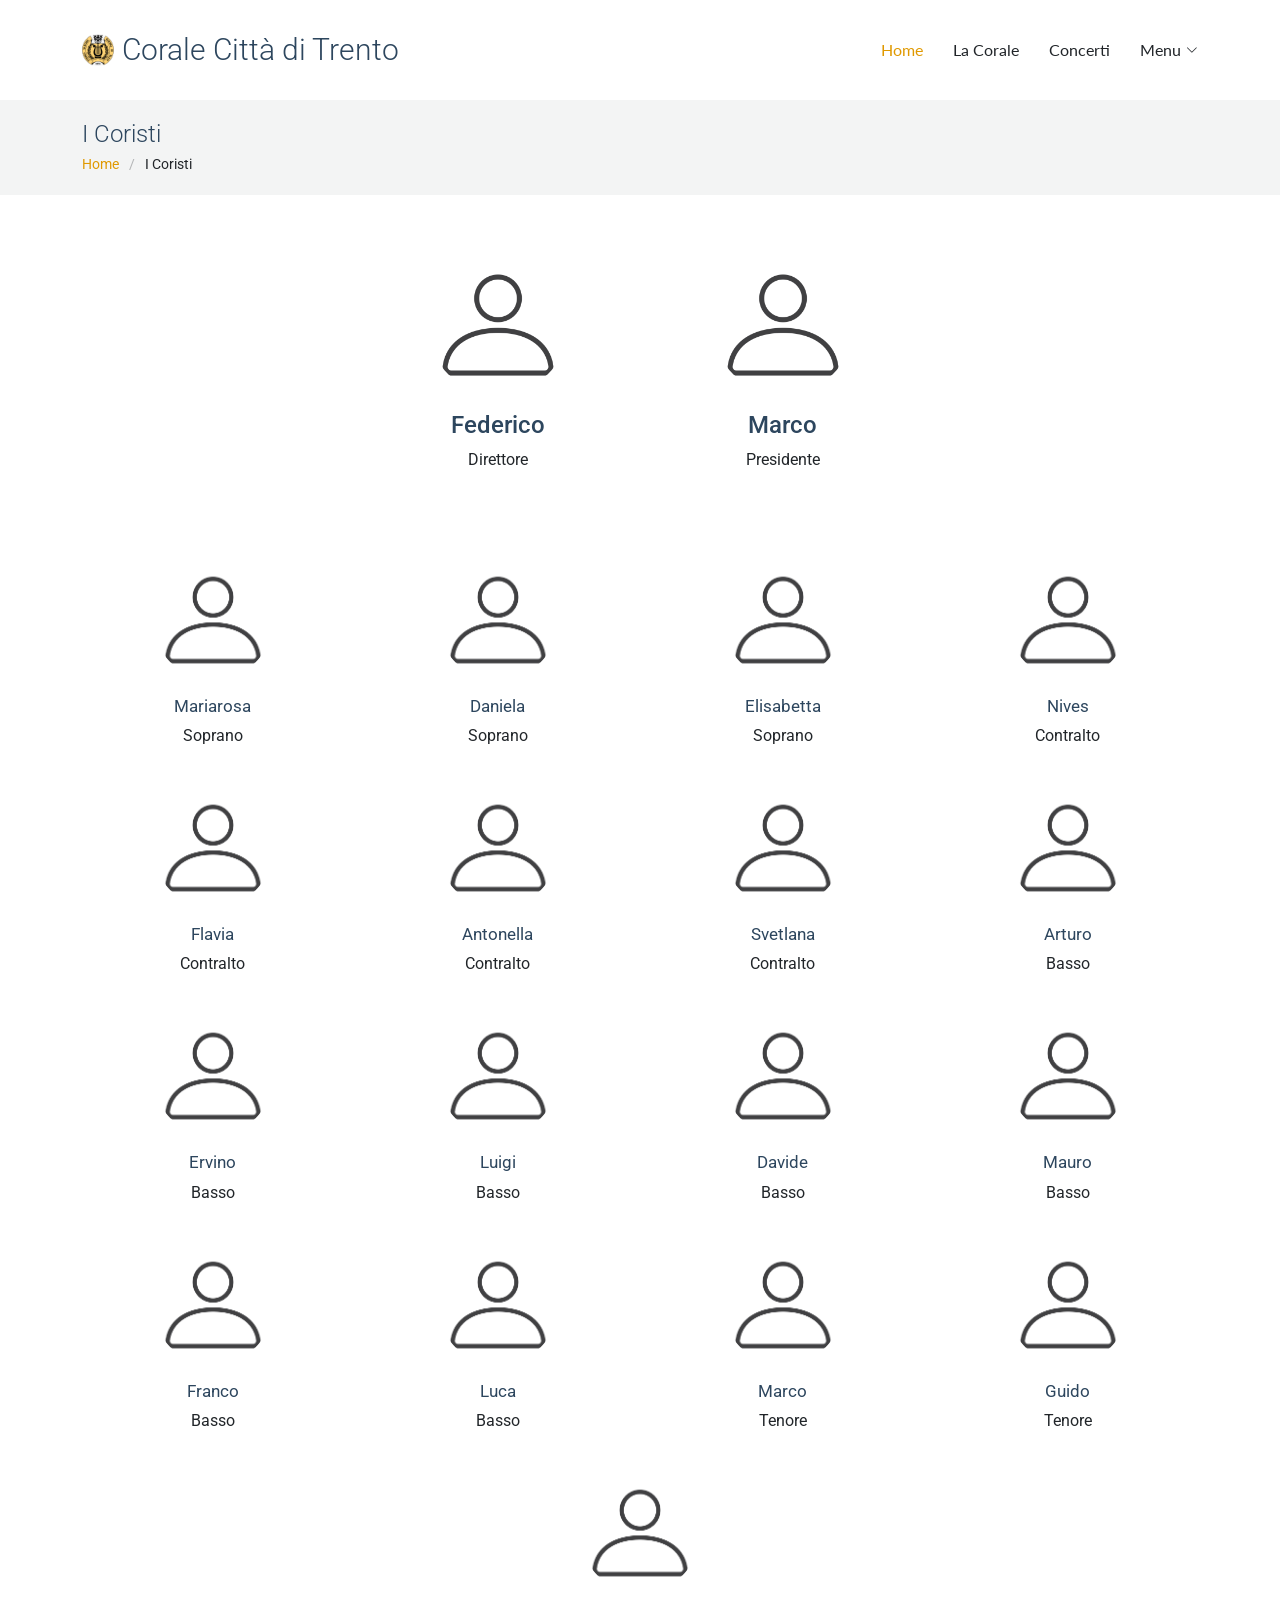
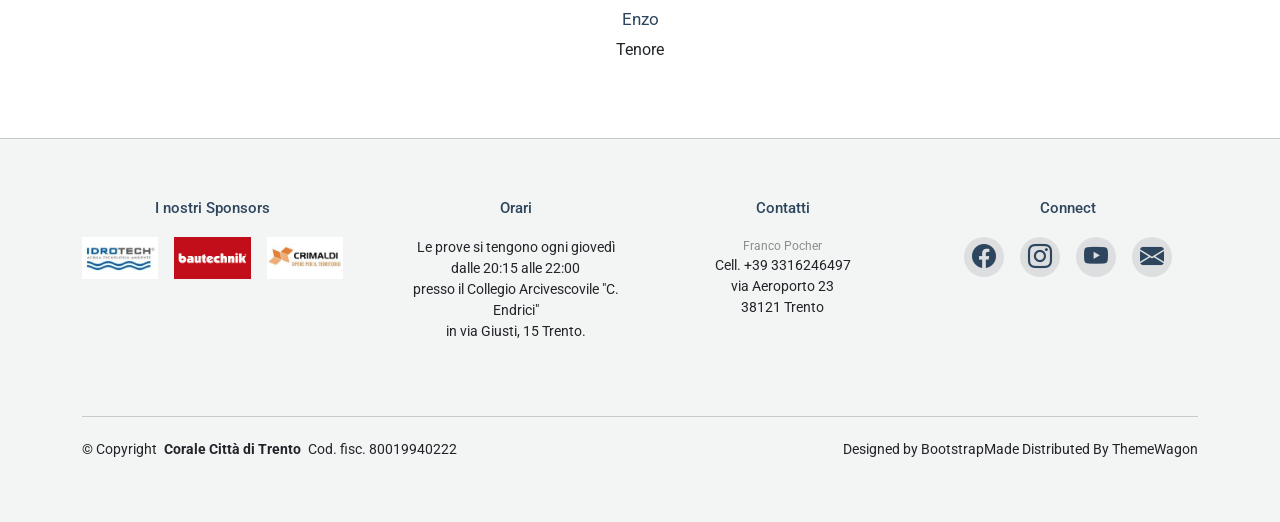
<file: pages/coristi.html>
<!DOCTYPE html>
<html lang="en">

<head>
  <meta charset="utf-8">
  <meta content="width=device-width, initial-scale=1.0" name="viewport">
  <title>I Coristi</title>
  <meta name="description" content="">
  <meta name="keywords" content="">
  <link rel="sitemap" type="application/xml" title="Sitemap" href="sitemap.xml">

  <!-- Favicons -->
  <link href="../assets/img/logo/favicon.ico" rel="icon">
  <link href="../assets/img/logo/apple-touch-icon.png" rel="apple-touch-icon">

  <!-- Fonts -->
  <link href="https://fonts.googleapis.com" rel="preconnect">
  <link href="https://fonts.gstatic.com" rel="preconnect" crossorigin>
  <link href="https://fonts.googleapis.com/css2?family=Roboto:ital,wght@0,100;0,300;0,400;0,500;0,700;0,900;1,100;1,300;1,400;1,500;1,700;1,900&family=Lato:ital,wght@0,100;0,300;0,400;0,700;0,900;1,100;1,300;1,400;1,700;1,900&display=swap" rel="stylesheet">

  <!-- Vendor CSS Files -->
  <link href="../assets/vendor/bootstrap/css/bootstrap.min.css" rel="stylesheet">
  <link href="../assets/vendor/bootstrap-icons/bootstrap-icons.css" rel="stylesheet">
  <link href="../assets/vendor/aos/aos.css" rel="stylesheet">
  <link href="../assets/vendor/swiper/swiper-bundle.min.css" rel="stylesheet">
  <link href="../assets/vendor/glightbox/css/glightbox.min.css" rel="stylesheet">

  <!-- Main CSS File -->
  <link href="../css/main.css" rel="stylesheet">

  <!-- =======================================================
  * Template Name: Active
  * Template URL: https://bootstrapmade.com/active-bootstrap-website-template/
  * Updated: Aug 07 2024 with Bootstrap v5.3.3
  * Author: BootstrapMade.com
  * License: https://bootstrapmade.com/license/
  ======================================================== -->
</head>

<body class="about-page">

  <header id="header" class="header d-flex align-items-center sticky-top">
    <div class="container-fluid container-xl position-relative d-flex align-items-center justify-content-between">

      <a href="../index.html" class="logo d-flex align-items-center">
        <img src="../assets/img/logo/logo.png" alt="">
        <h1 class="sitename">Corale Città di Trento</h1>
      </a>

      <nav id="navmenu" class="navmenu">
        <ul>
          <li><a href="../index.html" class="active">Home</a></li>
          <li><a href="../pages/corale.html">La Corale</a></li>
          <li><a href="../index.html#team">Concerti</a></li>
          <li class="dropdown"><a href="#"><span>Menu</span> <i class="bi bi-chevron-down toggle-dropdown"></i></a>
            <ul>
              <li><a href="../pages/coristi.html">Componenti</a></li>
              <li><a href="../index.html#faq">Repertorio</a></li>
              <li><a href="../pages/media.html">Media</a></li>
              <li><a href="../index.html#footer">Info e Contatti</a></li>
            </ul>
          </li>
        </ul>
        <i class="mobile-nav-toggle d-xl-none bi bi-list"></i>
      </nav>

    </div>
  </header>

  <main class="main">

    <!-- Page Title -->
    <div class="page-title light-background">
      <div class="container">
        <h1>I Coristi</h1>
        <nav class="breadcrumbs">
          <ol>
            <li><a href="../index.html">Home</a></li>
            <li class="current">I Coristi</li>
          </ol>
        </nav>
      </div>
    </div><!-- End Page Title -->

    <!-- Services Section -->
    <section id="services" class="services section">

      <!-- Direttore e Presidente -->
      <div class="container">
        <div class="row gy-4 justify-content-center">

          <div class="col-lg-3">
            <div class="services-item text-center" data-aos="fade-up">
              <div class="icon-box">
                <img src="../assets/img/componenti/icon.png" alt="Federico - Direttore" class="img-fluid rounded-circle mb-3" style="width: 140px; height: 140px; object-fit: cover;">
              </div>
              <div>
                <h4>Federico</h4>
                <p>Direttore</p>
              </div>
            </div>
          </div>


          <div class="col-lg-3">
            <div class="services-item text-center" data-aos="fade-up">
              <div class="icon-box">
                <img src="../assets/img/componenti/icon.png" alt="Marco - Presidente" class="img-fluid rounded-circle mb-3" style="width: 140px; height: 140px; object-fit: cover;">
              </div>
              <div>
                <h4>Marco</h4>
                <p>Presidente</p>
              </div>
            </div>
          </div>
        </div>
      </div>

      <div><br><br><br></div>

      <!-- Coro -->
      <div class="container">
        <div class="row gy-4 justify-content-center">

          <!-- Soprani -->
          <div class="col-lg-3">
            <div class="services-item text-center" data-aos="fade-up">
              <div class="icon-box">
                <img src="../assets/img/componenti/icon.png" alt="Mariarosa - Soprano" class="img-fluid rounded-circle mb-3" style="width: 120px; height: 120px; object-fit: cover;">
              </div>
              <div>
                <h3>Mariarosa</h3>
                <p>Soprano</p>
              </div>
            </div>
          </div>

          <div class="col-lg-3">
            <div class="services-item text-center" data-aos="fade-up">
              <div class="icon-box">
                <img src="../assets/img/componenti/icon.png" alt="Daniela - Soprano" class="img-fluid rounded-circle mb-3" style="width: 120px; height: 120px; object-fit: cover;">
              </div>
              <div>
                <h3>Daniela</h3>
                <p>Soprano</p>
              </div>
            </div>
          </div>

          <div class="col-lg-3">
            <div class="services-item text-center" data-aos="fade-up">
              <div class="icon-box">
                <img src="../assets/img/componenti/icon.png" alt="Elisabetta - Soprano" class="img-fluid rounded-circle mb-3" style="width: 120px; height: 120px; object-fit: cover;">
              </div>
              <div>
                <h3>Elisabetta</h3>
                <p>Soprano</p>
              </div>
            </div>
          </div>
          
          <!-- Contralti -->
          <div class="col-lg-3">
            <div class="services-item text-center" data-aos="fade-up">
              <div class="icon-box">
                <img src="../assets/img/componenti/icon.png" alt="Nives - Contralto" class="img-fluid rounded-circle mb-3" style="width: 120px; height: 120px; object-fit: cover;">
              </div>
              <div>
                <h3>Nives</h3>
                <p>Contralto</p>
              </div>
            </div>
          </div>

          <div class="col-lg-3">
            <div class="services-item text-center" data-aos="fade-up">
              <div class="icon-box">
                <img src="../assets/img/componenti/icon.png" alt="Flavia - Contralto" class="img-fluid rounded-circle mb-3" style="width: 120px; height: 120px; object-fit: cover;">
              </div>
              <div>
                <h3>Flavia</h3>
                <p>Contralto</p>
              </div>
            </div>
          </div>

          <div class="col-lg-3">
            <div class="services-item text-center" data-aos="fade-up">
              <div class="icon-box">
                <img src="../assets/img/componenti/icon.png" alt="Antonella - Contralto" class="img-fluid rounded-circle mb-3" style="width: 120px; height: 120px; object-fit: cover;">
              </div>
              <div>
                <h3>Antonella</h3>
                <p>Contralto</p>
              </div>
            </div>
          </div>

          <div class="col-lg-3">
            <div class="services-item text-center" data-aos="fade-up">
              <div class="icon-box">
                <img src="../assets/img/componenti/icon.png" alt="Svetlana - Contralto" class="img-fluid rounded-circle mb-3" style="width: 120px; height: 120px; object-fit: cover;">
              </div>
              <div>
                <h3>Svetlana</h3>
                <p>Contralto</p>
              </div>
            </div>
          </div>
          
          <!-- Bassi -->
          <div class="col-lg-3">
            <div class="services-item text-center" data-aos="fade-up">
              <div class="icon-box">
                <img src="../assets/img/componenti/icon.png" alt="Arturo - Basso" class="img-fluid rounded-circle mb-3" style="width: 120px; height: 120px; object-fit: cover;">
              </div>
              <div>
                <h3>Arturo</h3>
                <p>Basso</p>
              </div>
            </div>
          </div>

          <div class="col-lg-3">
            <div class="services-item text-center" data-aos="fade-up">
              <div class="icon-box">
                <img src="../assets/img/componenti/icon.png" alt="Ervino - Basso" class="img-fluid rounded-circle mb-3" style="width: 120px; height: 120px; object-fit: cover;">
              </div>
              <div>
                <h3>Ervino</h3>
                <p>Basso</p>
              </div>
            </div>
          </div>

          <div class="col-lg-3">
            <div class="services-item text-center" data-aos="fade-up">
              <div class="icon-box">
                <img src="../assets/img/componenti/icon.png" alt="Luigi - Basso" class="img-fluid rounded-circle mb-3" style="width: 120px; height: 120px; object-fit: cover;">
              </div>
              <div>
                <h3>Luigi</h3>
                <p>Basso</p>
              </div>
            </div>
          </div>

          <div class="col-lg-3">
            <div class="services-item text-center" data-aos="fade-up">
              <div class="icon-box">
                <img src="../assets/img/componenti/icon.png" alt="Davide - Basso" class="img-fluid rounded-circle mb-3" style="width: 120px; height: 120px; object-fit: cover;">
              </div>
              <div>
                <h3>Davide</h3>
                <p>Basso</p>
              </div>
            </div>
          </div>

          <div class="col-lg-3">
            <div class="services-item text-center" data-aos="fade-up">
              <div class="icon-box">
                <img src="../assets/img/componenti/icon.png" alt="Mauro - Basso" class="img-fluid rounded-circle mb-3" style="width: 120px; height: 120px; object-fit: cover;">
              </div>
              <div>
                <h3>Mauro</h3>
                <p>Basso</p>
              </div>
            </div>
          </div>

          <div class="col-lg-3">
            <div class="services-item text-center" data-aos="fade-up">
              <div class="icon-box">
                <img src="../assets/img/componenti/icon.png" alt="Franco - Basso" class="img-fluid rounded-circle mb-3" style="width: 120px; height: 120px; object-fit: cover;">
              </div>
              <div>
                <h3>Franco</h3>
                <p>Basso</p>
              </div>
            </div>
          </div>

          <div class="col-lg-3">
            <div class="services-item text-center" data-aos="fade-up">
              <div class="icon-box">
                <img src="../assets/img/componenti/icon.png" alt="Luca - Basso" class="img-fluid rounded-circle mb-3" style="width: 120px; height: 120px; object-fit: cover;">
              </div>
              <div>
                <h3>Luca</h3>
                <p>Basso</p>
              </div>
            </div>
          </div>
          
          <!-- Tenori -->
          <div class="col-lg-3">
            <div class="services-item text-center" data-aos="fade-up">
              <div class="icon-box">
                <img src="../assets/img/componenti/icon.png" alt="Marco - Tenore" class="img-fluid rounded-circle mb-3" style="width: 120px; height: 120px; object-fit: cover;">
              </div>
              <div>
                <h3>Marco</h3>
                <p>Tenore</p>
              </div>
            </div>
          </div>
          
          <div class="col-lg-3">
            <div class="services-item text-center" data-aos="fade-up">
              <div class="icon-box">
                <img src="../assets/img/componenti/icon.png" alt="Guido - Tenore" class="img-fluid rounded-circle mb-3" style="width: 120px; height: 120px; object-fit: cover;">
              </div>
              <div>
                <h3>Guido</h3>
                <p>Tenore</p>
              </div>
            </div>
          </div>

          <div class="col-lg-3">
            <div class="services-item text-center" data-aos="fade-up">
              <div class="icon-box">
                <img src="../assets/img/componenti/icon.png" alt="Enzo - Tenore" class="img-fluid rounded-circle mb-3" style="width: 120px; height: 120px; object-fit: cover;">
              </div>
              <div>
                <h3>Enzo</h3>
                <p>Tenore</p>
              </div>
            </div>
          </div>

        </div>
      </div>




    </section><!-- /Services Section -->
  </main>

  <div id="footer-placeholder"></div>

  <script>
    fetch('footer.html')
      .then(response => response.text())
      .then(data => {
        document.getElementById('footer-placeholder').innerHTML = data;
      });
  </script>

  <!-- Scroll Top -->
  <a href="#" id="scroll-top" class="scroll-top d-flex align-items-center justify-content-center"><i class="bi bi-arrow-up-short"></i></a>

  <!-- Preloader -->
  <div id="preloader"></div>

  <!-- Vendor JS Files -->
  <script src="../assets/vendor/php-email-form/validate.js"></script>
  <script src="../assets/vendor/aos/aos.js"></script>
  <script src="../assets/vendor/swiper/swiper-bundle.min.js"></script>
  <script src="../assets/vendor/purecounter/purecounter_vanilla.js"></script>
  <script src="../assets/vendor/glightbox/js/glightbox.min.js"></script>
  <script src="../assets/vendor/bootstrap/js/bootstrap.bundle.min.js"></script>
  <script src="../assets/vendor/imagesloaded/imagesloaded.pkgd.min.js"></script>
  <script src="../assets/vendor/isotope-layout/isotope.pkgd.min.js"></script>

  <!-- Main JS File -->
  <script src="../scripts/main.js"></script>

</body>

</html>
</file>
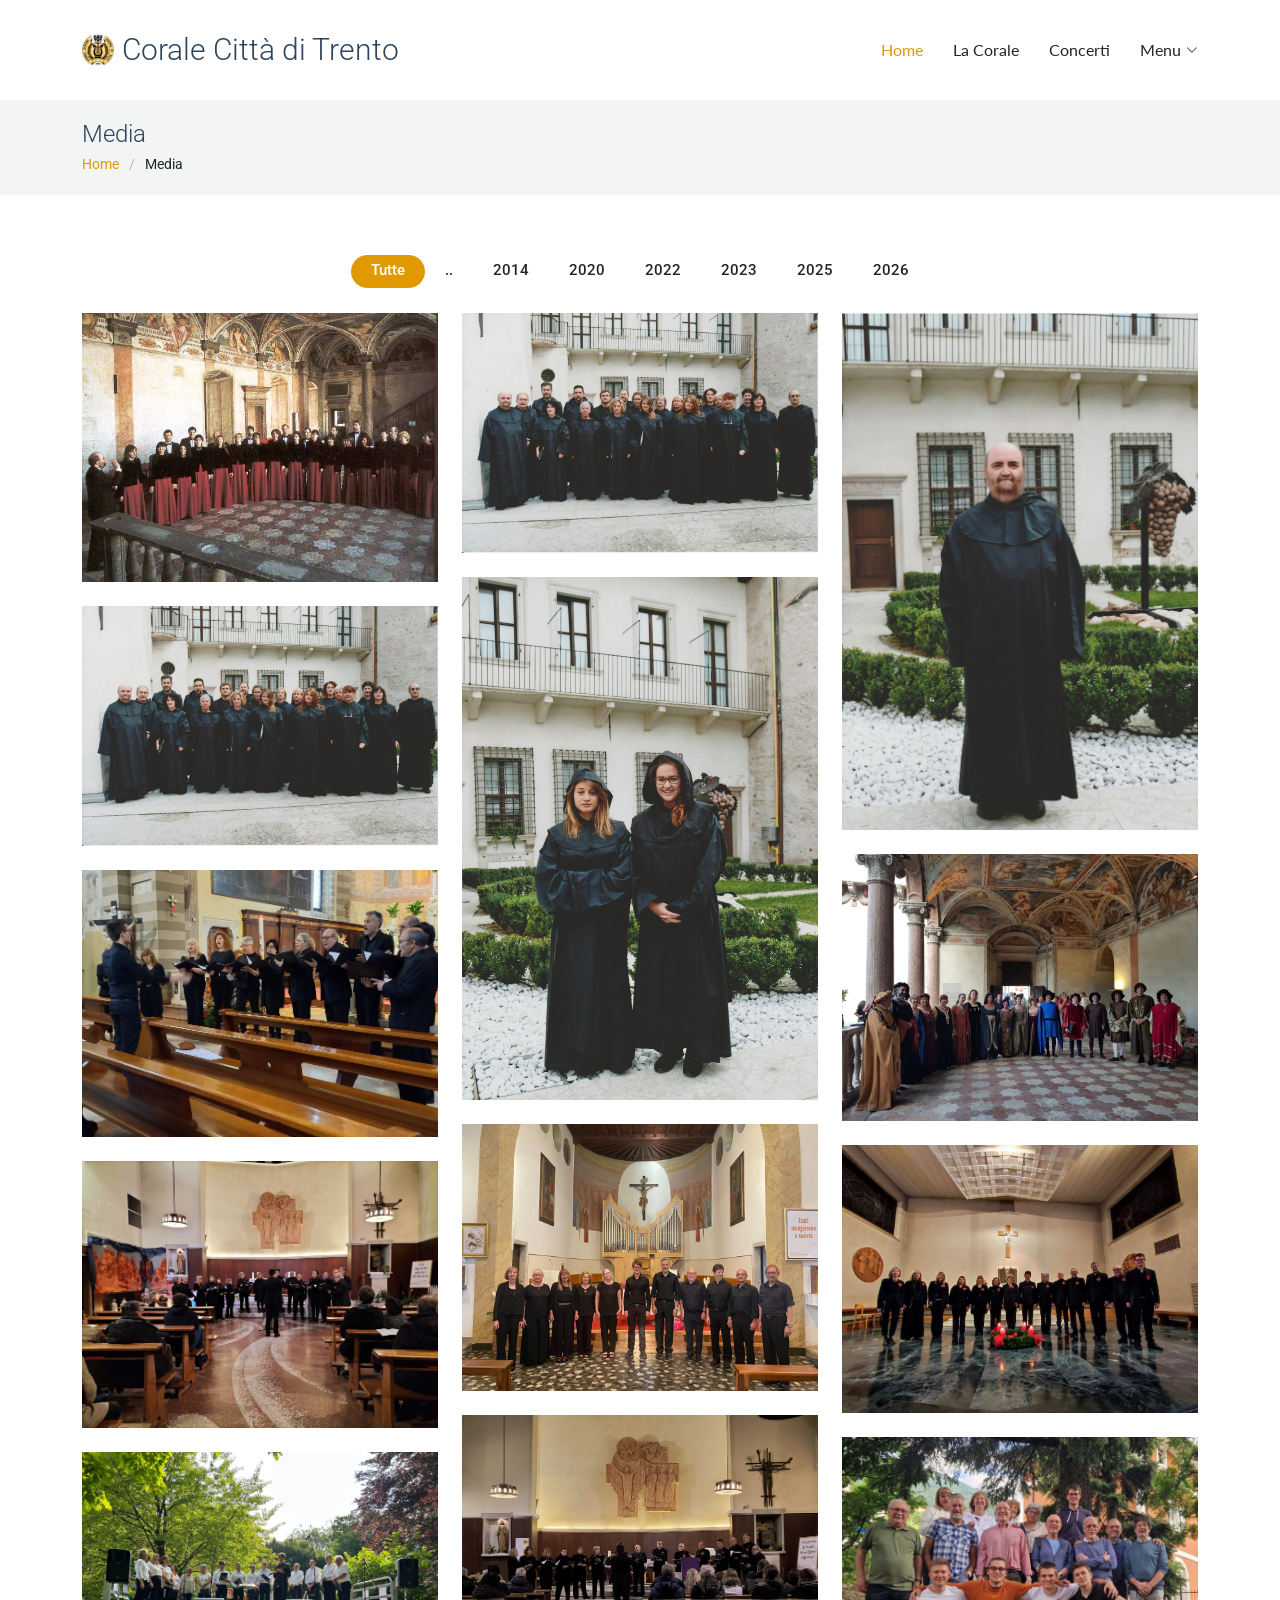
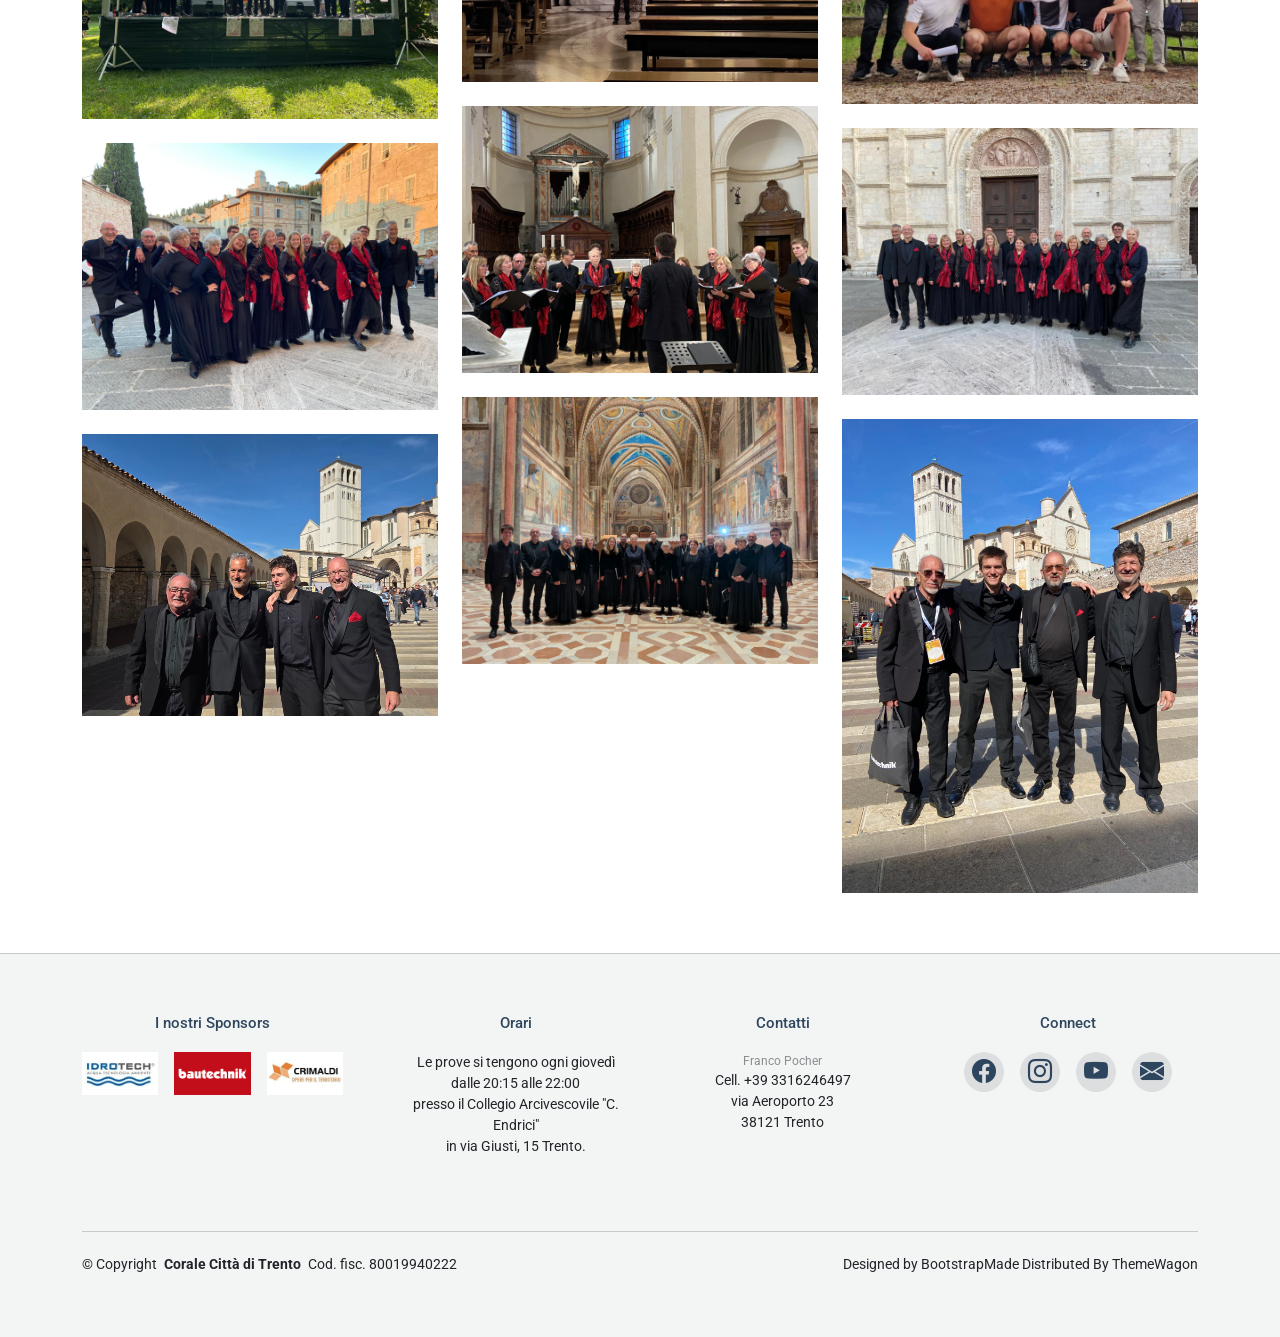
<file: pages/media.html>
<!DOCTYPE html>
<html lang="en">

<head>
  <meta charset="utf-8">
  <meta content="width=device-width, initial-scale=1.0" name="viewport">
  <title>Media</title>
  <meta name="description" content="">
  <meta name="keywords" content="">
  <link rel="sitemap" type="application/xml" title="Sitemap" href="sitemap.xml">

  <!-- Favicons -->
  <link href="../assets/img/logo/favicon.ico" rel="icon">
  <link href="../assets/img/logo/apple-touch-icon.png" rel="apple-touch-icon">

  <!-- Fonts -->
  <link href="https://fonts.googleapis.com" rel="preconnect">
  <link href="https://fonts.gstatic.com" rel="preconnect" crossorigin>
  <link href="https://fonts.googleapis.com/css2?family=Roboto:ital,wght@0,100;0,300;0,400;0,500;0,700;0,900;1,100;1,300;1,400;1,500;1,700;1,900&family=Lato:ital,wght@0,100;0,300;0,400;0,700;0,900;1,100;1,300;1,400;1,700;1,900&display=swap" rel="stylesheet">

  <!-- Vendor CSS Files -->
  <link href="../assets/vendor/bootstrap/css/bootstrap.min.css" rel="stylesheet">
  <link href="../assets/vendor/bootstrap-icons/bootstrap-icons.css" rel="stylesheet">
  <link href="../assets/vendor/aos/aos.css" rel="stylesheet">
  <link href="../assets/vendor/swiper/swiper-bundle.min.css" rel="stylesheet">
  <link href="../assets/vendor/glightbox/css/glightbox.min.css" rel="stylesheet">

  <!-- Main CSS File -->
  <link href="../css/main.css" rel="stylesheet">

  <!-- =======================================================
  * Template Name: Active
  * Template URL: https://bootstrapmade.com/active-bootstrap-website-template/
  * Updated: Aug 07 2024 with Bootstrap v5.3.3
  * Author: BootstrapMade.com
  * License: https://bootstrapmade.com/license/
  ======================================================== -->
</head>

<body class="portfolio-page">

  <header id="header" class="header d-flex align-items-center sticky-top">
    <div class="container-fluid container-xl position-relative d-flex align-items-center justify-content-between">

      <a href="../index.html" class="logo d-flex align-items-center">
        <img src="../assets/img/logo/logo.png" alt="">
        <h1 class="sitename">Corale Città di Trento</h1>
      </a>

      <nav id="navmenu" class="navmenu">
        <ul>
          <li><a href="../index.html" class="active">Home</a></li>
          <li><a href="../pages/corale.html">La Corale</a></li>
          <li><a href="../index.html#team">Concerti</a></li>
          <li class="dropdown"><a href="#"><span>Menu</span> <i class="bi bi-chevron-down toggle-dropdown"></i></a>
            <ul>
              <li><a href="../pages/coristi.html">Componenti</a></li>
              <li><a href="../index.html#faq">Repertorio</a></li>
              <li><a href="../pages/media.html">Media</a></li>
              <li><a href="../index.html#footer">Info e Contatti</a></li>
            </ul>
          </li>
        </ul>
        <i class="mobile-nav-toggle d-xl-none bi bi-list"></i>
      </nav>

    </div>
  </header>

  <main class="main">

    <!-- Page Title -->
    <div class="page-title light-background">
      <div class="container">
        <h1>Media</h1>
        <nav class="breadcrumbs">
          <ol>
            <li><a href="../index.html">Home</a></li>
            <li class="current">Media</li>
          </ol>
        </nav>
      </div>
    </div><!-- End Page Title -->

    <!-- Portfolio Section -->
    <section id="portfolio" class="portfolio section">

      <div class="container">

        <div class="isotope-layout" data-default-filter="*" data-layout="masonry" data-sort="original-order">

          <ul class="portfolio-filters isotope-filters" data-aos="fade-up" data-aos-delay="100">
          </ul><!-- End Portfolio Filters -->

          <div class="row gy-4 isotope-container" data-aos="fade-up" data-aos-delay="200">
          </div><!-- End Portfolio Container -->
        </div>
      </div>
    </section><!-- /Portfolio Section -->

  </main>

  <div id="footer-placeholder"></div>

  <script>
    fetch('footer.html')
      .then(response => response.text())
      .then(data => {
        document.getElementById('footer-placeholder').innerHTML = data;
      });
  </script>

  <!-- Scroll Top -->
  <a href="#" id="scroll-top" class="scroll-top d-flex align-items-center justify-content-center"><i class="bi bi-arrow-up-short"></i></a>

  <!-- Preloader -->
  <div id="preloader"></div>

  <!-- Vendor JS Files -->
  <script src="../assets/vendor/bootstrap/js/bootstrap.bundle.min.js"></script>
  <script src="../assets/vendor/php-email-form/validate.js"></script>
  <script src="../assets/vendor/aos/aos.js"></script>
  <script src="../assets/vendor/swiper/swiper-bundle.min.js"></script>
  <script src="../assets/vendor/purecounter/purecounter_vanilla.js"></script>
  <script src="../assets/vendor/glightbox/js/glightbox.min.js"></script>
  <script src="../assets/vendor/imagesloaded/imagesloaded.pkgd.min.js"></script>
  <script src="../assets/vendor/isotope-layout/isotope.pkgd.min.js"></script>

  <script src="../scripts/media-gallery.js"></script>
  <!-- Main JS File -->
  <script src="../scripts/main.js"></script>

</body>

</html>
</file>
<file: css/main.css>
/**
* Template Name: Active
* Template URL: https://bootstrapmade.com/active-bootstrap-website-template/
* Updated: Aug 07 2024 with Bootstrap v5.3.3
* Author: BootstrapMade.com
* License: https://bootstrapmade.com/license/
*/

/*--------------------------------------------------------------
# Font & Color Variables
# Help: https://bootstrapmade.com/color-system/
--------------------------------------------------------------*/
/* Fonts */
:root {
  --default-font: "Roboto",  system-ui, -apple-system, "Segoe UI", Roboto, "Helvetica Neue", Arial, "Noto Sans", "Liberation Sans", sans-serif, "Apple Color Emoji", "Segoe UI Emoji", "Segoe UI Symbol", "Noto Color Emoji";
  --heading-font: "Roboto",  sans-serif;
  --nav-font: "Lato",  sans-serif;
}

/* Global Colors - The following color variables are used throughout the website. Updating them here will change the color scheme of the entire website */
:root { 
  --background-color: #ffffff; /* Background color for the entire website, including individual sections */
  --default-color: #212529; /* Default color used for the majority of the text content across the entire website */
  --heading-color: #2d465e; /* Color for headings, subheadings and title throughout the website */
  --accent-color: #e09900; /* Accent color that represents your brand on the website. It's used for buttons, links, and other elements that need to stand out */
  --surface-color: #ffffff; /* The surface color is used as a background of boxed elements within sections, such as cards, icon boxes, or other elements that require a visual separation from the global background. */
  --contrast-color: #ffffff; /* Contrast color for text, ensuring readability against backgrounds of accent, heading, or default colors. */
}

/* Nav Menu Colors - The following color variables are used specifically for the navigation menu. They are separate from the global colors to allow for more customization options */
:root {
  --nav-color: #212529;  /* The default color of the main navmenu links */
  --nav-hover-color: #e09900; /* Applied to main navmenu links when they are hovered over or active */
  --nav-mobile-background-color: #ffffff; /* Used as the background color for mobile navigation menu */
  --nav-dropdown-background-color: #ffffff; /* Used as the background color for dropdown items that appear when hovering over primary navigation items */
  --nav-dropdown-color: #212529; /* Used for navigation links of the dropdown items in the navigation menu. */
  --nav-dropdown-hover-color: #e09900; /* Similar to --nav-hover-color, this color is applied to dropdown navigation links when they are hovered over. */
}

/* Color Presets - These classes override global colors when applied to any section or element, providing reuse of the sam color scheme. */

.light-background {
  --background-color: #f3f4f4;
  --surface-color: #ffffff;
}

.dark-background {
  --background-color: #060606;
  --default-color: #ffffff;
  --heading-color: #ffffff;
  --surface-color: #252525;
  --contrast-color: #ffffff;
}

/* Smooth scroll */
:root {
  scroll-behavior: smooth;
}

/*--------------------------------------------------------------
# General Styling & Shared Classes
--------------------------------------------------------------*/
body {
  color: var(--default-color);
  background-color: var(--background-color);
  font-family: var(--default-font);
}

a {
  color: var(--accent-color);
  text-decoration: none;
  transition: 0.3s;
}

a:hover {
  color: color-mix(in srgb, var(--accent-color), transparent 25%);
  text-decoration: none;
}

h1,
h2,
h3,
h4,
h5,
h6 {
  color: var(--heading-color);
  font-family: var(--heading-font);
}

/* PHP Email Form Messages
------------------------------*/
.php-email-form .error-message {
  display: none;
  background: #df1529;
  color: #ffffff;
  text-align: left;
  padding: 15px;
  margin-bottom: 24px;
  font-weight: 600;
}

.php-email-form .sent-message {
  display: none;
  color: #ffffff;
  background: #059652;
  text-align: center;
  padding: 15px;
  margin-bottom: 24px;
  font-weight: 600;
}

.php-email-form .loading {
  display: none;
  background: var(--surface-color);
  text-align: center;
  padding: 15px;
  margin-bottom: 24px;
}

.php-email-form .loading:before {
  content: "";
  display: inline-block;
  border-radius: 50%;
  width: 24px;
  height: 24px;
  margin: 0 10px -6px 0;
  border: 3px solid var(--accent-color);
  border-top-color: var(--surface-color);
  animation: php-email-form-loading 1s linear infinite;
}

@keyframes php-email-form-loading {
  0% {
    transform: rotate(0deg);
  }

  100% {
    transform: rotate(360deg);
  }
}

/*--------------------------------------------------------------
# Global Header
--------------------------------------------------------------*/
.header {
  color: var(--default-color);
  background-color: var(--background-color);
  padding: 20px 0;
  transition: all 0.5s;
  z-index: 997;
}

.header .logo {
  line-height: 1;
}

.header .logo img {
  max-height: 32px;  /* Adjust the logo height */
  margin-right: 8px;
}

.header .logo h1 {
  font-size: 30px;
  margin: 0;
  font-weight: 300;
  color: var(--heading-color);
}

.scrolled .header {
  box-shadow: 0px 0 18px rgba(0, 0, 0, 0.1);
}

/*--------------------------------------------------------------
# Navigation Menu
--------------------------------------------------------------*/
/* Navmenu - Desktop */
@media (min-width: 1200px) {
  .navmenu {
    padding: 0;
  }

  .navmenu ul {
    margin: 0;
    padding: 0;
    display: flex;
    list-style: none;
    align-items: center;
  }

  .navmenu li {
    position: relative;
  }

  .navmenu a,
  .navmenu a:focus {
    color: var(--nav-color);
    padding: 18px 15px;
    font-size: 16px;
    font-family: var(--nav-font);
    font-weight: 400;
    display: flex;
    align-items: center;
    justify-content: space-between;
    white-space: nowrap;
    transition: 0.3s;
  }

  .navmenu a i,
  .navmenu a:focus i {
    font-size: 12px;
    line-height: 0;
    margin-left: 5px;
    transition: 0.3s;
  }

  .navmenu li:last-child a {
    padding-right: 0;
  }

  .navmenu li:hover>a,
  .navmenu .active,
  .navmenu .active:focus {
    color: var(--nav-hover-color);
  }

  .navmenu .dropdown ul {
    margin: 0;
    padding: 10px 0;
    background: var(--nav-dropdown-background-color);
    display: block;
    position: absolute;
    visibility: hidden;
    left: 14px;
    top: 130%;
    opacity: 0;
    transition: 0.3s;
    border-radius: 4px;
    z-index: 99;
    box-shadow: 0px 0px 30px rgba(0, 0, 0, 0.1);
  }

  .navmenu .dropdown ul li {
    min-width: 200px;
  }

  .navmenu .dropdown ul a {
    padding: 10px 20px;
    font-size: 15px;
    text-transform: none;
    color: var(--nav-dropdown-color);
  }

  .navmenu .dropdown ul a i {
    font-size: 12px;
  }

  .navmenu .dropdown ul a:hover,
  .navmenu .dropdown ul .active:hover,
  .navmenu .dropdown ul li:hover>a {
    color: var(--nav-dropdown-hover-color);
  }

  .navmenu .dropdown:hover>ul {
    opacity: 1;
    top: 100%;
    visibility: visible;
  }

  .navmenu .dropdown .dropdown ul {
    top: 0;
    left: -90%;
    visibility: hidden;
  }

  .navmenu .dropdown .dropdown:hover>ul {
    opacity: 1;
    top: 0;
    left: -100%;
    visibility: visible;
  }
}

/* Navmenu - Mobile */
@media (max-width: 1199px) {
  .mobile-nav-toggle {
    color: var(--nav-color);
    font-size: 28px;
    line-height: 0;
    margin-right: 10px;
    cursor: pointer;
    transition: color 0.3s;
  }

  .navmenu {
    padding: 0;
    z-index: 9997;
  }

  .navmenu ul {
    display: none;
    list-style: none;
    position: absolute;
    inset: 60px 20px 20px 20px;
    padding: 10px 0;
    margin: 0;
    border-radius: 6px;
    background-color: var(--nav-mobile-background-color);
    overflow-y: auto;
    transition: 0.3s;
    z-index: 9998;
    box-shadow: 0px 0px 30px rgba(0, 0, 0, 0.1);
  }

  .navmenu a,
  .navmenu a:focus {
    color: var(--nav-color);
    padding: 10px 20px;
    font-family: var(--nav-font);
    font-size: 17px;
    font-weight: 500;
    display: flex;
    align-items: center;
    justify-content: space-between;
    white-space: nowrap;
    transition: 0.3s;
  }

  .navmenu a i,
  .navmenu a:focus i {
    font-size: 12px;
    line-height: 0;
    margin-left: 5px;
    width: 30px;
    height: 30px;
    display: flex;
    align-items: center;
    justify-content: center;
    border-radius: 50%;
    transition: 0.3s;
    background-color: color-mix(in srgb, var(--accent-color), transparent 90%);
  }

  .navmenu a i:hover,
  .navmenu a:focus i:hover {
    background-color: var(--accent-color);
    color: var(--contrast-color);
  }

  .navmenu a:hover,
  .navmenu .active,
  .navmenu .active:focus {
    color: var(--nav-hover-color);
  }

  .navmenu .active i,
  .navmenu .active:focus i {
    background-color: var(--accent-color);
    color: var(--contrast-color);
    transform: rotate(180deg);
  }

  .navmenu .dropdown ul {
    position: static;
    display: none;
    z-index: 99;
    padding: 10px 0;
    margin: 10px 20px;
    background-color: var(--nav-dropdown-background-color);
    border: 1px solid color-mix(in srgb, var(--default-color), transparent 90%);
    box-shadow: none;
    transition: all 0.5s ease-in-out;
  }

  .navmenu .dropdown ul ul {
    background-color: rgba(33, 37, 41, 0.1);
  }

  .navmenu .dropdown ul a {
    color: var(--nav-dropdown-color);
  }

  .navmenu .dropdown ul a:hover,
  .navmenu .dropdown ul .active:hover,
  .navmenu .dropdown ul li:hover>a {
    color: var(--nav-dropdown-hover-color);
  }

  .navmenu .dropdown>.dropdown-active {
    display: block;
    background-color: rgba(33, 37, 41, 0.03);
  }

  .mobile-nav-active {
    overflow: hidden;
  }

  .mobile-nav-active .mobile-nav-toggle {
    color: #fff;
    position: absolute;
    font-size: 32px;
    top: 15px;
    right: 15px;
    margin-right: 0;
    z-index: 9999;
  }

  .mobile-nav-active .navmenu {
    position: fixed;
    overflow: hidden;
    inset: 0;
    background: rgba(33, 37, 41, 0.8);
    transition: 0.3s;
  }

  .mobile-nav-active .navmenu>ul {
    display: block;
  }
}

/*--------------------------------------------------------------
# Global Footer
--------------------------------------------------------------*/
.footer {
  background-color: var(--background-color);
  color: var(--default-color);
  padding: 60px 0;
  font-size: 14px;
  border-top: 1px solid color-mix(in srgb, var(--default-color), transparent 80%);
}

.footer a {
  color: var(--default-color) !important;
}

.footer a:hover {
  color: var(--accent-color);
}

.footer .copyright {
  margin-top: 50px;
  position: relative;
  padding-top: 20px;
  border-top: 1px solid color-mix(in srgb, var(--default-color), transparent 80%);
}

.footer .copyright p,
.footer .copyright .credits {
  margin: 2px 0;
}

.footer .btn-learn-more {
  background-color: var(--accent-color);
  border-radius: 30px;
  padding: 8px 30px;
  border: 2px solid transparent;
  transition: 0.3s all ease-in-out;
  font-size: 14px;
  color: var(--contrast-color) !important;
}

.footer .btn-learn-more:hover {
  border-color: var(--accent-color);
  background-color: transparent;
  color: var(--accent-color) !important;
}

.footer .widget .widget-heading {
  font-size: 15px;
  color: var(--heading-color);
  margin-bottom: 20px;
}

.footer .widget ul li {
  margin-bottom: 10px;
  line-height: 1.5;
}

.footer .widget ul li a {
  color: color-mix(in srgb, var(--heading-color), transparent 50%);
}

.footer .widget ul li a:hover {
  text-decoration: none;
  color: var(--heading-color);
}

.footer .widget .footer-blog-entry .date {
  color: color-mix(in srgb, var(--default-color), transparent 50%);
  font-size: 12px;
}

.footer .social-icons li {
  display: inline-block;
}

.footer .social-icons li a {
  display: inline-block;
  width: 40px;
  height: 40px;
  position: relative;
  border-radius: 50%;
  background: color-mix(in srgb, var(--default-color), transparent 90%);
}

.footer .social-icons li a span {
  color: color-mix(in srgb, var(--heading-color), transparent 0%);
  position: absolute;
  top: 50%;
  left: 50%;
  transform: translate(-50%, -50%);
  transition: 0.3s all ease-in-out;
}

.footer .social-icons li a:hover {
  background: var(--accent-color);
}

.footer .social-icons li a:hover span {
  color: var(--contrast-color);
}

.footer .social-icons li:first-child a {
  padding-left: 0;
}

.footer .footer-subscribe form {
  position: relative;
}

.footer .footer-subscribe .form-control {
  font-size: 14px;
  height: 42px;
  border: 2px solid color-mix(in srgb, var(--default-color), transparent 40%);
  background: none;
  color: var(--heading-color);
  padding-right: 40px;
}

.footer .footer-subscribe .form-control:focus {
  border-color: color-mix(in srgb, var(--default-color), transparent 10%);
  box-shadow: none;
}

.footer .footer-subscribe .form-control::placeholder {
  color: color-mix(in srgb, var(--heading-color), transparent 60%);
}

.footer .footer-subscribe .btn-link {
  padding: 0;
  margin: 0;
  font-size: 1.5rem;
  background-color: none;
  border-color: none;
  position: absolute;
  line-height: 0;
  color: color-mix(in srgb, var(--heading-color), transparent 20%);
  top: 20px;
  right: 10px;
  transform: translateY(-50%) rotate(0deg);
}

.footer .footer-subscribe .btn-link:hover,
.footer .footer-subscribe .btn-link:focus,
.footer .footer-subscribe .btn-link:active {
  text-decoration: none;
}

/*--------------------------------------------------------------
# Preloader
--------------------------------------------------------------*/
#preloader {
  position: fixed;
  inset: 0;
  z-index: 999999;
  overflow: hidden;
  background: var(--background-color);
  transition: all 0.6s ease-out;
}

#preloader:before {
  content: "";
  position: fixed;
  top: calc(50% - 30px);
  left: calc(50% - 30px);
  border: 6px solid #ffffff;
  border-color: var(--accent-color) transparent var(--accent-color) transparent;
  border-radius: 50%;
  width: 60px;
  height: 60px;
  animation: animate-preloader 1.5s linear infinite;
}

@keyframes animate-preloader {
  0% {
    transform: rotate(0deg);
  }

  100% {
    transform: rotate(360deg);
  }
}

/*--------------------------------------------------------------
# Scroll Top Button
--------------------------------------------------------------*/
.scroll-top {
  position: fixed;
  visibility: hidden;
  opacity: 0;
  right: 15px;
  bottom: 15px;
  z-index: 99999;
  background-color: var(--accent-color);
  width: 40px;
  height: 40px;
  border-radius: 4px;
  transition: all 0.4s;
}

.scroll-top i {
  font-size: 24px;
  color: var(--contrast-color);
  line-height: 0;
}

.scroll-top:hover {
  background-color: color-mix(in srgb, var(--accent-color), transparent 20%);
  color: var(--contrast-color);
}

.scroll-top.active {
  visibility: visible;
  opacity: 1;
}

/*--------------------------------------------------------------
# Disable aos animation delay on mobile devices
--------------------------------------------------------------*/
@media screen and (max-width: 768px) {
  [data-aos-delay] {
    transition-delay: 0 !important;
  }
}

/*--------------------------------------------------------------
# Global Page Titles & Breadcrumbs
--------------------------------------------------------------*/
.page-title {
  color: var(--default-color);
  background-color: var(--background-color);
  padding: 20px 0;
  position: relative;
}

.page-title h1 {
  font-size: 24px;
  font-weight: 300;
  margin: 0 0 5px 0;
}

.page-title .breadcrumbs ol {
  display: flex;
  flex-wrap: wrap;
  list-style: none;
  padding: 0;
  margin: 0;
  font-size: 14px;
  font-weight: 400;
}

.page-title .breadcrumbs ol li+li {
  padding-left: 10px;
}

.page-title .breadcrumbs ol li+li::before {
  content: "/";
  display: inline-block;
  padding-right: 10px;
  color: color-mix(in srgb, var(--default-color), transparent 70%);
}

/*--------------------------------------------------------------
# Global Sections
--------------------------------------------------------------*/
section,
.section {
  color: var(--default-color);
  background-color: var(--background-color);
  padding: 60px 0;
  scroll-margin-top: 100px;
  overflow: clip;
}

@media (max-width: 1199px) {

  section,
  .section {
    scroll-margin-top: 66px;
  }
}

/*--------------------------------------------------------------
# Global Section Titles
--------------------------------------------------------------*/
.section-title {
  text-align: center;
  padding-bottom: 60px;
  position: relative;
}

.section-title h2 {
  font-size: 22px;
  font-weight: 500;
  margin-bottom: 0;
}

.section-title p {
  font-size: 15px;
  margin-bottom: 10px;
}

/*--------------------------------------------------------------
# About Section
--------------------------------------------------------------*/
.about .btn-get-started {
  background-color: var(--accent-color);
  color: var(--contrast-color);
  border-radius: 30px;
  padding: 8px 30px;
  border: 2px solid transparent;
  transition: 0.3s all ease-in-out;
  font-size: 14px;
}

.about .btn-get-started:hover {
  border-color: var(--accent-color);
  background-color: transparent;
  color: var(--accent-color);
}

.about h1 {
  color: var(--heading-color);
  font-size: 30px;
}

.about p {
  line-height: 1.7;
  color: var(--default-color);
}

.about .swiper-pagination {
  position: absolute;
  bottom: 30px;
}

.about .swiper-pagination .swiper-pagination-bullet {
  margin: 0 5px;
  background: #ffffff;
  opacity: 0.3;
}

.about .swiper-pagination .swiper-pagination-bullet.swiper-pagination-bullet-active {
  background: var(--accent-color);
  opacity: 1;
}

.about .section-subtitle {
  font-size: 15px;
  margin-bottom: 10px;
  display: block;
  color: var(--default-color);
}

/*--------------------------------------------------------------
# About 2 Section
--------------------------------------------------------------*/
.about-2 .content {
  background-color: var(--surface-color);
  padding-top: 50px;
  padding-bottom: 50px;
}

.about-2 .content-subtitle {
  font-size: 15px;
  margin-bottom: 10px;
  display: block;
  color: var(--default-color);
}

.about-2 .content-title {
  color: var(--heading-color);
  font-size: 22px;
  margin-bottom: 30px;
}

.about-2 p {
  line-height: 1.7;
  color: var(--default-color);
}

.about-2 .btn-get-started {
  background-color: var(--accent-color);
  color: var(--contrast-color);
  border-radius: 30px;
  padding: 8px 30px;
  border: 2px solid transparent;
  transition: 0.3s all ease-in-out;
  font-size: 14px;
}

.about-2 .btn-get-started:hover {
  border-color: var(--accent-color);
  background-color: transparent;
  color: var(--accent-color);
}

.about-2 .lead {
  line-height: 1.6;
  font-size: 18px;
  font-weight: normal;
  color: var(--default-color);
}

/*--------------------------------------------------------------
# Services Section
--------------------------------------------------------------*/
.services {
  padding-top: 60px;
  padding-bottom: 60px;
}

.services .services-item .services-icon {
  color: var(--accent-color);
  margin-bottom: 20px;
}

.services .services-item .services-icon i {
  font-size: 48px;
}

.services .services-item h3 {
  font-size: 17px;
  font-weight: 400;
  color: var(--heading-color);
}

/*--------------------------------------------------------------
# Stats Section
--------------------------------------------------------------*/
.stats {
  padding-top: 60px;
}

.stats .content-subtitle {
  font-size: 15px;
  margin-bottom: 10px;
  display: block;
  color: var(--default-color);
}

.stats .lead {
  line-height: 1.6;
  font-size: 18px;
  font-weight: normal;
  color: var(--default-color);
}

.stats .content-title {
  color: var(--heading-color);
  font-size: 22px;
  margin-bottom: 30px;
}

.stats p {
  line-height: 1.7;
  color: var(--default-color);
}

.stats .btn-get-started {
  background-color: var(--accent-color);
  color: var(--contrast-color);
  border-radius: 30px;
  padding: 8px 30px;
  border: 2px solid transparent;
  transition: 0.3s all ease-in-out;
  font-size: 14px;
}

.stats .btn-get-started:hover {
  border-color: var(--accent-color);
  background-color: transparent;
  color: var(--accent-color);
}

.stats .count-numbers .number {
  font-size: 1.8rem;
  color: var(--heading-color);
  position: relative;
  display: block;
  padding-bottom: 7px;
  margin-bottom: 10px;
}

.stats .count-numbers .number:after {
  content: "";
  left: 0;
  bottom: 0;
  position: absolute;
  width: 20px;
  height: 2px;
  background: var(--accent-color);
}

/*--------------------------------------------------------------
# Blog Posts Section
--------------------------------------------------------------*/
.blog-posts .title-wrap {
  padding-bottom: 30px;
}

.blog-posts .content-subtitle {
  font-size: 15px;
  margin-bottom: 10px;
  display: block;
  color: var(--default-color);
}

.blog-posts .content-title {
  color: var(--heading-color);
  font-size: 22px;
  margin-bottom: 30px;
}

.blog-posts .post-entry .thumb {
  margin-bottom: 20px;
}

.blog-posts .post-entry .thumb img {
  transition: 0.3s all ease;
}

.blog-posts .post-entry .thumb:hover img {
  opacity: 0.8;
}

.blog-posts .post-entry .meta {
  font-size: 12px;
  margin-bottom: 20px;
}

.blog-posts .post-entry .meta .cat {
  text-transform: uppercase;
  font-weight: normal;
  color: var(--heading-color);
}

.blog-posts .post-entry .meta .date {
  color: color-mix(in srgb, var(--default-color), transparent 25%);
}

.blog-posts .post-entry .post-content {
  padding-left: 30px;
  padding-right: 30px;
}

.blog-posts .post-entry .post-content h3 {
  font-size: 18px;
  line-height: 1.2;
}

.blog-posts .post-entry .post-content h3 a {
  color: var(--heading-color);
}

.blog-posts .post-entry .post-content h3 a:hover {
  color: var(--accent-color);
}

.blog-posts .author .pic {
  flex: 0 0 50px;
  margin-right: 20px;
}

.blog-posts .author .author-name {
  line-height: 1.3;
}

.blog-posts .author .author-name strong {
  color: var(--heading-color);
  font-weight: normal;
}

.blog-posts .author .author-name span {
  font-size: 14px;
  color: color-mix(in srgb, var(--default-color), transparent 25%);
}

/*--------------------------------------------------------------
# Tabs Section
--------------------------------------------------------------*/
.tabs .service-item .service-icon {
  display: flex;
  align-items: center;
  justify-content: center;
  width: 40px;
  height: 40px;
  flex: 0 0 40px;
  border-radius: 4px;
  position: relative;
  color: var(--accent-color);
  background-color: color-mix(in srgb, var(--default-color), transparent 95%);
  margin-right: 20px;
  font-size: 16px;
}

.tabs .service-item .service-contents h3 {
  font-size: 16px;
  color: var(--heading-color);
}

.tabs .service-item.link {
  padding: 20px;
  margin-bottom: 10px;
  border-radius: 7px;
}

.tabs .service-item.link .service-contents {
  color: var(--default-color);
}

.tabs .service-item.link .service-contents *:last-child {
  margin-bottom: 0;
}

.tabs .service-item.link:hover {
  background: color-mix(in srgb, var(--default-color), transparent 96%);
}

.tabs .service-item.link:hover .service-icon {
  background-color: color-mix(in srgb, var(--default-color), transparent 90%);
  color: var(--default-color);
}

.tabs .service-item.link.active {
  background: var(--surface-color);
}

.tabs .service-item.link.active .service-icon {
  background-color: var(--accent-color);
  color: var(--contrast-color);
}

/*--------------------------------------------------------------
# Services 2 Section
--------------------------------------------------------------*/
.services-2 .content-subtitle {
  font-size: 15px;
  margin-bottom: 10px;
  display: block;
  color: var(--default-color);
}

.services-2 .content-title {
  color: var(--heading-color);
  font-size: 22px;
  margin-bottom: 30px;
}

.services-2 p {
  line-height: 1.7;
  color: var(--default-color);
}

.services-2 .lead {
  line-height: 1.6;
  font-size: 18px;
  font-weight: normal;
  color: var(--default-color);
}

.services-2 .btn-get-started {
  background-color: var(--accent-color);
  color: var(--contrast-color);
  border-radius: 30px;
  padding: 8px 30px;
  border: 2px solid transparent;
  transition: 0.3s all ease-in-out;
  font-size: 14px;
}

.services-2 .btn-get-started:hover {
  border-color: var(--accent-color);
  background-color: transparent;
  color: var(--accent-color);
}

.services-2 .services-item .services-icon {
  color: var(--accent-color);
  margin-bottom: 20px;
}

.services-2 .services-item .services-icon i {
  font-size: 48px;
}

.services-2 .services-item h3 {
  font-size: 17px;
  font-weight: 400;
  color: var(--heading-color);
}

/*--------------------------------------------------------------
# Pricing Section
--------------------------------------------------------------*/
.pricing .pricing-item {
  background-color: var(--surface-color);
  box-shadow: 0px 5px 90px rgba(0, 0, 0, 0.1);
  padding: 40px 20px;
  text-align: center;
  border-radius: 8px;
  position: relative;
  overflow: hidden;
}

.pricing .pricing-item h3 {
  padding: 15px;
  margin-top: 15px;
  font-size: 18px;
  font-weight: 600;
}

.pricing .pricing-item h4 {
  color: var(--accent-color);
  font-size: 42px;
  font-family: var(--default-font);
  font-weight: 500;
}

.pricing .pricing-item h4 sup {
  font-size: 20px;
  top: -15px;
  left: -3px;
}

.pricing .pricing-item h4 span {
  color: color-mix(in srgb, var(--default-color), transparent 40%);
  font-size: 16px;
  font-weight: 300;
}

.pricing .pricing-item ul {
  padding: 20px 0;
  list-style: none;
  text-align: center;
  line-height: 20px;
  font-size: 14px;
}

.pricing .pricing-item ul li {
  padding-bottom: 16px;
}

.pricing .pricing-item ul .na {
  color: color-mix(in srgb, var(--default-color), transparent 60%);
  text-decoration: line-through;
}

.pricing .pricing-item .btn-wrap {
  padding: 15px;
  text-align: center;
}

.pricing .pricing-item .btn-buy {
  color: var(--accent-color);
  background-color: transparent;
  border: 2px solid var(--accent-color);
  display: inline-block;
  padding: 10px 40px 12px 40px;
  border-radius: 50px;
  font-size: 14px;
  font-family: var(--heading-font);
  font-weight: 600;
  transition: 0.3s;
}

.pricing .pricing-item .btn-buy:hover {
  background: var(--accent-color);
  color: var(--contrast-color);
}

.pricing .recommended .btn-buy {
  background: var(--accent-color);
  color: var(--contrast-color);
}

.pricing .recommended .btn-buy:hover {
  background: color-mix(in srgb, var(--accent-color), transparent 20%);
  border-color: color-mix(in srgb, var(--accent-color), transparent 20%);
}

.pricing .recommended-badge {
  position: absolute;
  top: 20px;
  left: 50%;
  transform: translateX(-50%);
  z-index: 1;
  font-size: 13px;
  padding: 3px 25px 6px 25px;
  background: color-mix(in srgb, var(--accent-color), transparent 92%);
  color: var(--accent-color);
  border-radius: 50px;
}

/*--------------------------------------------------------------
# Faq Section
--------------------------------------------------------------*/
.faq .content-subtitle {
  font-size: 15px;
  margin-bottom: 10px;
  display: block;
  color: var(--default-color);
}

.faq .content-title {
  color: var(--heading-color);
  font-size: 22px;
  margin-bottom: 30px;
}

.faq p {
  line-height: 1.7;
  color: var(--default-color);
}

.faq .custom-accordion .accordion-item {
  background-color: var(--surface-color);
  margin-bottom: 0px;
  position: relative;
  border-radius: 0px;
  overflow: hidden;
}

.faq .custom-accordion .accordion-item .btn-link {
  display: block;
  width: 100%;
  padding: 15px 0;
  text-decoration: none;
  text-align: left;
  color: var(--default-color);
  border: none;
  padding-left: 40px;
  border-radius: 0;
  position: relative;
  background-color: color-mix(in srgb, var(--default-color), transparent 94%);
}

.faq .custom-accordion .accordion-item .btn-link:before {
  content: "\f282";
  display: inline-block;
  font-family: "bootstrap-icons" !important;
  font-style: normal;
  font-weight: normal !important;
  font-variant: normal;
  text-transform: none;
  line-height: 1;
  vertical-align: -0.125em;
  -webkit-font-smoothing: antialiased;
  position: absolute;
  top: 50%;
  transform: translateY(-50%);
  left: 15px;
}

.faq .custom-accordion .accordion-item .btn-link[aria-expanded=true] {
  color: var(--accent-color);
}

.faq .custom-accordion .accordion-item .btn-link[aria-expanded=true]:before {
  font-family: "bootstrap-icons" !important;
  content: "\f286";
  position: absolute;
  color: var(--accent-color);
  top: 50%;
  transform: translateY(-50%);
}

.faq .custom-accordion .accordion-item .accordion-body {
  padding: 20px 20px 20px 20px;
  color: var(--default-color);
}

/*--------------------------------------------------------------
# Testimonials Section
--------------------------------------------------------------*/
.testimonials p {
  line-height: 1.7;
  color: var(--default-color);
}

.testimonials .testimonial {
  max-width: 500px;
  text-align: center;
  margin-bottom: 30px;
}

.testimonials .testimonial .name {
  font-size: 18px;
  color: var(--heading-color);
}

.testimonials .testimonial .img-wrap img {
  margin: 0 auto;
  width: 70px;
  border-radius: 50%;
}

.testimonials .swiper-pagination {
  position: absolute;
  bottom: 0px;
}

.testimonials .swiper-pagination .swiper-pagination-bullet {
  margin: 0 5px;
  background-color: color-mix(in srgb, var(--default-color) 65%, transparent);
  opacity: 0.3;
}

.testimonials .swiper-pagination .swiper-pagination-bullet.swiper-pagination-bullet-active {
  background: var(--accent-color);
  opacity: 1;
}

/*--------------------------------------------------------------
# Portfolio Section
--------------------------------------------------------------*/
.portfolio .portfolio-filters {
  padding: 0;
  margin: 0 auto 20px auto;
  list-style: none;
  text-align: center;
}

.portfolio .portfolio-filters li {
  cursor: pointer;
  display: inline-block;
  padding: 8px 20px 10px 20px;
  margin: 0;
  font-size: 15px;
  font-weight: 500;
  line-height: 1;
  margin-bottom: 5px;
  border-radius: 50px;
  transition: all 0.3s ease-in-out;
  font-family: var(--heading-font);
}

.portfolio .portfolio-filters li:hover,
.portfolio .portfolio-filters li.filter-active {
  color: var(--contrast-color);
  background-color: var(--accent-color);
}

.portfolio .portfolio-filters li:first-child {
  margin-left: 0;
}

.portfolio .portfolio-filters li:last-child {
  margin-right: 0;
}

@media (max-width: 575px) {
  .portfolio .portfolio-filters li {
    font-size: 14px;
    margin: 0 0 10px 0;
  }
}

.portfolio .portfolio-item {
  position: relative;
  overflow: hidden;
}

.portfolio .portfolio-item .portfolio-info {
  opacity: 0;
  position: absolute;
  left: 12px;
  right: 12px;
  bottom: -100%;
  z-index: 3;
  transition: all ease-in-out 0.5s;
  background: color-mix(in srgb, var(--background-color), transparent 10%);
  padding: 15px;
}

.portfolio .portfolio-item .portfolio-info h4 {
  font-size: 18px;
  font-weight: 600;
  padding-right: 50px;
}

.portfolio .portfolio-item .portfolio-info p {
  color: color-mix(in srgb, var(--default-color), transparent 30%);
  font-size: 14px;
  margin-bottom: 0;
  padding-right: 50px;
}

.portfolio .portfolio-item .portfolio-info .preview-link,
.portfolio .portfolio-item .portfolio-info .details-link {
  position: absolute;
  right: 50px;
  font-size: 24px;
  top: calc(50% - 14px);
  color: color-mix(in srgb, var(--default-color), transparent 30%);
  transition: 0.3s;
  line-height: 0;
}

.portfolio .portfolio-item .portfolio-info .preview-link:hover,
.portfolio .portfolio-item .portfolio-info .details-link:hover {
  color: var(--accent-color);
}

.portfolio .portfolio-item .portfolio-info .details-link {
  right: 14px;
  font-size: 28px;
}

.portfolio .portfolio-item:hover .portfolio-info {
  opacity: 1;
  bottom: 0;
}

/*--------------------------------------------------------------
# Portfolio Details Section
--------------------------------------------------------------*/
.portfolio-details .portfolio-details-slider img {
  width: 100%;
}

.portfolio-details .swiper-wrapper {
  height: auto;
}

.portfolio-details .swiper-button-prev,
.portfolio-details .swiper-button-next {
  width: 48px;
  height: 48px;
}

.portfolio-details .swiper-button-prev:after,
.portfolio-details .swiper-button-next:after {
  color: rgba(255, 255, 255, 0.8);
  background-color: rgba(0, 0, 0, 0.15);
  font-size: 24px;
  border-radius: 50%;
  width: 48px;
  height: 48px;
  display: flex;
  align-items: center;
  justify-content: center;
  transition: 0.3s;
}

.portfolio-details .swiper-button-prev:hover:after,
.portfolio-details .swiper-button-next:hover:after {
  background-color: rgba(0, 0, 0, 0.3);
}

@media (max-width: 575px) {

  .portfolio-details .swiper-button-prev,
  .portfolio-details .swiper-button-next {
    display: none;
  }
}

.portfolio-details .swiper-pagination {
  margin-top: 20px;
  position: relative;
}

.portfolio-details .swiper-pagination .swiper-pagination-bullet {
  width: 10px;
  height: 10px;
  background-color: color-mix(in srgb, var(--default-color), transparent 85%);
  opacity: 1;
}

.portfolio-details .swiper-pagination .swiper-pagination-bullet-active {
  background-color: var(--accent-color);
}

.portfolio-details .portfolio-info h3 {
  font-size: 22px;
  font-weight: 700;
  margin-bottom: 20px;
  padding-bottom: 20px;
  position: relative;
}

.portfolio-details .portfolio-info h3:after {
  content: "";
  position: absolute;
  display: block;
  width: 50px;
  height: 3px;
  background: var(--accent-color);
  left: 0;
  bottom: 0;
}

.portfolio-details .portfolio-info ul {
  list-style: none;
  padding: 0;
  font-size: 15px;
}

.portfolio-details .portfolio-info ul li {
  display: flex;
  flex-direction: column;
  padding-bottom: 15px;
}

.portfolio-details .portfolio-info ul strong {
  text-transform: uppercase;
  font-weight: 400;
  color: color-mix(in srgb, var(--default-color), transparent 50%);
  font-size: 14px;
}

.portfolio-details .portfolio-info .btn-visit {
  padding: 8px 40px;
  background: var(--accent-color);
  color: var(--contrast-color);
  border-radius: 50px;
  transition: 0.3s;
}

.portfolio-details .portfolio-info .btn-visit:hover {
  background: color-mix(in srgb, var(--accent-color), transparent 20%);
}

.portfolio-details .portfolio-description h2 {
  font-size: 26px;
  font-weight: 700;
  margin-bottom: 20px;
}

.portfolio-details .portfolio-description p {
  padding: 0;
}

.portfolio-details .portfolio-description .testimonial-item {
  padding: 30px 30px 0 30px;
  position: relative;
  background: color-mix(in srgb, var(--default-color), transparent 97%);
  margin-bottom: 50px;
}

.portfolio-details .portfolio-description .testimonial-item .testimonial-img {
  width: 90px;
  border-radius: 50px;
  border: 6px solid var(--background-color);
  float: left;
  margin: 0 10px 0 0;
}

.portfolio-details .portfolio-description .testimonial-item h3 {
  font-size: 18px;
  font-weight: bold;
  margin: 15px 0 5px 0;
  padding-top: 20px;
}

.portfolio-details .portfolio-description .testimonial-item h4 {
  font-size: 14px;
  color: #6c757d;
  margin: 0;
}

.portfolio-details .portfolio-description .testimonial-item .quote-icon-left,
.portfolio-details .portfolio-description .testimonial-item .quote-icon-right {
  color: color-mix(in srgb, var(--accent-color), transparent 50%);
  font-size: 26px;
  line-height: 0;
}

.portfolio-details .portfolio-description .testimonial-item .quote-icon-left {
  display: inline-block;
  left: -5px;
  position: relative;
}

.portfolio-details .portfolio-description .testimonial-item .quote-icon-right {
  display: inline-block;
  right: -5px;
  position: relative;
  top: 10px;
  transform: scale(-1, -1);
}

.portfolio-details .portfolio-description .testimonial-item p {
  font-style: italic;
  margin: 0 0 15px 0 0 0;
  padding: 0;
}

/*--------------------------------------------------------------
# Team Section
--------------------------------------------------------------*/
.team .team h3 {
  font-size: 20px;
}

.team .team h3 a {
  color: var(--heading-color);
}

.team .team .pic {
  margin-bottom: 30px;
}

.team .team .pic img {
  border-radius: 4px;
}

.team .team .position {
  display: block;
  margin-bottom: 20px;
  font-size: 14px;
  color: color-mix(in srgb, var(--heading-color), transparent 30%);
}

.team p {
  line-height: 1.7;
  color: var(--default-color);
}

.team .more {
  position: relative;
  padding-right: 30px;
  display: inline-block;
}

.team .more span {
  position: absolute;
  top: 50%;
  right: 0;
  font-size: 16px;
  transform: translateY(-50%);
  width: 20px;
  height: 20px;
  background: transparent;
  color: var(--contrast-color);
  line-height: 1.6;
  text-align: center;
  transition: 0.3s all ease;
}

.team .more span:before {
  position: absolute;
  top: 50%;
  left: 50%;
  transform: translate(-50%, -50%);
}

.team .more:hover {
  color: var(--contrast-color);
}

.team .more:hover span {
  background: var(--accent-color);
}

.team .more.dark {
  color: var(--default-color);
}

.team .more.dark>span {
  color: var(--default-color);
}

.team .more.dark:hover {
  color: var(--accent-color);
}

.team .more.dark:hover span {
  color: var(--contrast-color);
  background: var(--accent-color);
}

.team .swiper-wrapper {
  height: auto;
}

.team .slider-nav a {
  width: 40px;
  height: 40px;
  position: relative;
  background: var(--accent-color);
  border-radius: 4px;
  transition: 0.2s all ease;
  display: flex;
  align-items: center;
  justify-content: center;
}

.team .slider-nav a i {
  color: var(--contrast-color);
}

.team .slider-nav a:hover {
  background-color: color-mix(in srgb, var(--accent-color) 90%, white 15%);
}

.team .slider-nav a:first-child {
  margin-right: 5px;
}

.swiper-slide {
  height: auto;
}

/* 2. Turn the card into a column flex container */
.team {
  display: flex;
  flex-direction: column;
  height: 100%;
}

/* 3. Make the image container fill extra space and center the image */
.team .pic {
  flex: 1; /* Takes up all available space, pushing text to the bottom */
  display: flex;
  align-items: center; /* Vertically centers the image inside .pic */
  justify-content: center; /* Horizontally centers the image inside .pic */
}

/* 4. Maintain image proportions */
.team .pic img {
  max-height: 100%;
  object-fit: contain; /* Prevents image distortion */
}

/*--------------------------------------------------------------
# Blog Posts 2 Section
--------------------------------------------------------------*/
.blog-posts-2 article {
  height: 100%;
}

.blog-posts-2 .post-img {
  max-height: 440px;
  overflow: hidden;
}

.blog-posts-2 .title {
  font-size: 20px;
  font-weight: 700;
  padding: 0;
  margin: 5px 0;
}

.blog-posts-2 .title a {
  color: var(--heading-color);
  transition: 0.3s;
}

.blog-posts-2 .title a:hover {
  color: var(--accent-color);
}

.blog-posts-2 .meta-top {
  margin-top: 10px;
  color: color-mix(in srgb, var(--default-color), transparent 40%);
}

.blog-posts-2 .meta-top ul {
  display: flex;
  flex-wrap: wrap;
  list-style: none;
  align-items: center;
  padding: 0;
  margin: 0;
}

.blog-posts-2 .meta-top i {
  font-size: 24px;
  line-height: 0;
  color: color-mix(in srgb, var(--default-color), transparent 50%);
}

.blog-posts-2 .meta-top a {
  color: color-mix(in srgb, var(--default-color), transparent 40%);
  font-size: 14px;
  display: inline-block;
  line-height: 1;
}

/*--------------------------------------------------------------
# Blog Pagination Section
--------------------------------------------------------------*/
.blog-pagination {
  padding-top: 0;
  color: color-mix(in srgb, var(--default-color), transparent 40%);
}

.blog-pagination ul {
  display: flex;
  padding: 0;
  margin: 0;
  list-style: none;
}

.blog-pagination li {
  margin: 0 5px;
  transition: 0.3s;
}

.blog-pagination li a {
  color: color-mix(in srgb, var(--default-color), transparent 40%);
  padding: 7px 16px;
  display: flex;
  align-items: center;
  justify-content: center;
}

.blog-pagination li a.active,
.blog-pagination li a:hover {
  background: var(--accent-color);
  color: var(--contrast-color);
}

.blog-pagination li a.active a,
.blog-pagination li a:hover a {
  color: var(--contrast-color);
}

/*--------------------------------------------------------------
# Blog Details Section
--------------------------------------------------------------*/
.blog-details {
  padding-bottom: 30px;
}

.blog-details .article {
  background-color: var(--surface-color);
  padding: 30px;
  box-shadow: 0 4px 16px rgba(0, 0, 0, 0.1);
}

.blog-details .post-img {
  margin: -30px -30px 20px -30px;
  overflow: hidden;
}

.blog-details .title {
  color: var(--heading-color);
  font-size: 28px;
  font-weight: 700;
  padding: 0;
  margin: 30px 0;
}

.blog-details .content {
  margin-top: 20px;
}

.blog-details .content h3 {
  font-size: 22px;
  margin-top: 30px;
  font-weight: bold;
}

.blog-details .content blockquote {
  overflow: hidden;
  background-color: color-mix(in srgb, var(--default-color), transparent 95%);
  padding: 60px;
  position: relative;
  text-align: center;
  margin: 20px 0;
}

.blog-details .content blockquote p {
  color: var(--default-color);
  line-height: 1.6;
  margin-bottom: 0;
  font-style: italic;
  font-weight: 500;
  font-size: 22px;
}

.blog-details .content blockquote:after {
  content: "";
  position: absolute;
  left: 0;
  top: 0;
  bottom: 0;
  width: 3px;
  background-color: var(--accent-color);
  margin-top: 20px;
  margin-bottom: 20px;
}

.blog-details .meta-top {
  margin-top: 20px;
  color: color-mix(in srgb, var(--default-color), transparent 40%);
}

.blog-details .meta-top ul {
  display: flex;
  flex-wrap: wrap;
  list-style: none;
  align-items: center;
  padding: 0;
  margin: 0;
}

.blog-details .meta-top ul li+li {
  padding-left: 20px;
}

.blog-details .meta-top i {
  font-size: 16px;
  margin-right: 8px;
  line-height: 0;
  color: color-mix(in srgb, var(--default-color), transparent 40%);
}

.blog-details .meta-top a {
  color: color-mix(in srgb, var(--default-color), transparent 40%);
  font-size: 14px;
  display: inline-block;
  line-height: 1;
}

.blog-details .meta-bottom {
  padding-top: 10px;
  border-top: 1px solid color-mix(in srgb, var(--default-color), transparent 90%);
}

.blog-details .meta-bottom i {
  color: color-mix(in srgb, var(--default-color), transparent 40%);
  display: inline;
}

.blog-details .meta-bottom a {
  color: color-mix(in srgb, var(--default-color), transparent 40%);
  transition: 0.3s;
}

.blog-details .meta-bottom a:hover {
  color: var(--accent-color);
}

.blog-details .meta-bottom .cats {
  list-style: none;
  display: inline;
  padding: 0 20px 0 0;
  font-size: 14px;
}

.blog-details .meta-bottom .cats li {
  display: inline-block;
}

.blog-details .meta-bottom .tags {
  list-style: none;
  display: inline;
  padding: 0;
  font-size: 14px;
}

.blog-details .meta-bottom .tags li {
  display: inline-block;
}

.blog-details .meta-bottom .tags li+li::before {
  padding-right: 6px;
  color: var(--default-color);
  content: ",";
}

.blog-details .meta-bottom .share {
  font-size: 16px;
}

.blog-details .meta-bottom .share i {
  padding-left: 5px;
}

/*--------------------------------------------------------------
# Blog Comments Section
--------------------------------------------------------------*/
.blog-comments {
  padding: 10px 0;
}

.blog-comments .comments-count {
  font-weight: bold;
}

.blog-comments .comment {
  margin-top: 30px;
  position: relative;
}

.blog-comments .comment .comment-img {
  margin-right: 14px;
}

.blog-comments .comment .comment-img img {
  width: 60px;
}

.blog-comments .comment h5 {
  font-size: 16px;
  margin-bottom: 2px;
}

.blog-comments .comment h5 a {
  font-weight: bold;
  color: var(--default-color);
  transition: 0.3s;
}

.blog-comments .comment h5 a:hover {
  color: var(--accent-color);
}

.blog-comments .comment h5 .reply {
  padding-left: 10px;
  color: color-mix(in srgb, var(--default-color), transparent 20%);
}

.blog-comments .comment h5 .reply i {
  font-size: 20px;
}

.blog-comments .comment time {
  display: block;
  font-size: 14px;
  color: color-mix(in srgb, var(--default-color), transparent 40%);
  margin-bottom: 5px;
}

.blog-comments .comment.comment-reply {
  padding-left: 40px;
}

/*--------------------------------------------------------------
# Comment Form Section
--------------------------------------------------------------*/
.comment-form {
  padding-top: 10px;
}

.comment-form form {
  background-color: var(--surface-color);
  margin-top: 30px;
  padding: 30px;
  box-shadow: 0 4px 16px rgba(0, 0, 0, 0.1);
}

.comment-form form h4 {
  font-weight: bold;
  font-size: 22px;
}

.comment-form form p {
  font-size: 14px;
}

.comment-form form input {
  background-color: var(--surface-color);
  color: var(--default-color);
  border: 1px solid color-mix(in srgb, var(--default-color), transparent 70%);
  font-size: 14px;
  border-radius: 4px;
  padding: 10px 10px;
}

.comment-form form input:focus {
  color: var(--default-color);
  background-color: var(--surface-color);
  box-shadow: none;
  border-color: var(--accent-color);
}

.comment-form form input::placeholder {
  color: color-mix(in srgb, var(--default-color), transparent 50%);
}

.comment-form form textarea {
  background-color: var(--surface-color);
  color: var(--default-color);
  border: 1px solid color-mix(in srgb, var(--default-color), transparent 70%);
  border-radius: 4px;
  padding: 10px 10px;
  font-size: 14px;
  height: 120px;
}

.comment-form form textarea:focus {
  color: var(--default-color);
  box-shadow: none;
  border-color: var(--accent-color);
  background-color: var(--surface-color);
}

.comment-form form textarea::placeholder {
  color: color-mix(in srgb, var(--default-color), transparent 50%);
}

.comment-form form .form-group {
  margin-bottom: 25px;
}

.comment-form form .btn-primary {
  border-radius: 4px;
  padding: 10px 20px;
  border: 0;
  background-color: var(--accent-color);
  color: var(--contrast-color);
}

.comment-form form .btn-primary:hover {
  color: var(--contrast-color);
  background-color: color-mix(in srgb, var(--accent-color), transparent 20%);
}

/*--------------------------------------------------------------
# Contact Section
--------------------------------------------------------------*/
.contact .info {
  background-color: var(--surface-color);
  padding: 40px;
  box-shadow: 0px 2px 15px rgba(0, 0, 0, 0.1);
  overflow: hidden;
}

.contact .info h3 {
  font-weight: 600;
  font-size: 24px;
}

.contact .info p {
  color: color-mix(in srgb, var(--default-color), transparent 40%);
  margin-bottom: 30px;
  font-size: 15px;
}

.contact .info-item+.info-item {
  padding-top: 20px;
  margin-top: 20px;
  border-top: 1px solid color-mix(in srgb, var(--default-color), transparent 90%);
}

.contact .info-item i {
  font-size: 24px;
  color: var(--accent-color);
  transition: all 0.3s ease-in-out;
  margin-right: 20px;
}

.contact .info-item h4 {
  padding: 0;
  font-size: 18px;
  line-height: 24px;
  font-weight: 600;
  margin-bottom: 5px;
}

.contact .info-item p {
  padding: 0;
  margin-bottom: 0;
  font-size: 14px;
  color: color-mix(in srgb, var(--default-color), transparent 40%);
}

.contact .php-email-form {
  width: 100%;
}

.contact .php-email-form .form-group {
  padding-bottom: 8px;
}

.contact .php-email-form input[type=text],
.contact .php-email-form input[type=email],
.contact .php-email-form textarea {
  color: var(--default-color);
  background-color: var(--surface-color);
  border-radius: 0px;
  box-shadow: none;
  font-size: 14px;
  border-color: color-mix(in srgb, var(--default-color), transparent 80%);
}

.contact .php-email-form input[type=text]:focus,
.contact .php-email-form input[type=email]:focus,
.contact .php-email-form textarea:focus {
  border-color: var(--accent-color);
}

.contact .php-email-form input[type=text]::placeholder,
.contact .php-email-form input[type=email]::placeholder,
.contact .php-email-form textarea::placeholder {
  color: color-mix(in srgb, var(--default-color), transparent 70%);
}

.contact .php-email-form input[type=text],
.contact .php-email-form input[type=email] {
  height: 48px;
  padding: 10px 15px;
}

.contact .php-email-form textarea {
  padding: 10px 12px;
  height: 290px;
}

.contact .php-email-form button[type=submit] {
  background: var(--accent-color);
  color: var(--contrast-color);
  border: 0;
  padding: 13px 50px;
  transition: 0.4s;
  border-radius: 4px;
}

.contact .php-email-form button[type=submit]:hover {
  background: color-mix(in srgb, var(--accent-color) 90%, black 15%);
}

/*--------------------------------------------------------------
# Widgets
--------------------------------------------------------------*/
.widgets-container {
  margin: 60px 0 30px 0;
}

.widget-title {
  color: var(--heading-color);
  font-size: 20px;
  font-weight: 600;
  padding: 0 0 0 10px;
  margin: 0 0 20px 0;
  border-left: 4px solid var(--accent-color);
}

.widget-item {
  margin-bottom: 30px;
  background-color: color-mix(in srgb, var(--default-color), transparent 98%);
  border: 1px solid color-mix(in srgb, var(--default-color), transparent 90%);
  padding: 30px;
  border-radius: 5px;
}

.widget-item:last-child {
  margin-bottom: 0;
}

.blog-author-widget img {
  max-width: 160px;
}

.blog-author-widget h4 {
  font-weight: 600;
  font-size: 24px;
  margin: 15px 0 0 0;
  padding: 0;
  color: color-mix(in srgb, var(--default-color), transparent 20%);
}

.blog-author-widget .social-links {
  margin: 5px 0;
}

.blog-author-widget .social-links a {
  color: color-mix(in srgb, var(--default-color), transparent 60%);
  margin: 0 3px;
  font-size: 18px;
}

.blog-author-widget .social-links a:hover {
  color: var(--accent-color);
}

.blog-author-widget p {
  font-style: italic;
  color: color-mix(in srgb, var(--default-color), transparent 30%);
  margin: 10px 0 0 0;
}

.search-widget form {
  background: var(--background-color);
  border: 1px solid color-mix(in srgb, var(--default-color), transparent 75%);
  padding: 3px 10px;
  position: relative;
  border-radius: 50px;
  transition: 0.3s;
}

.search-widget form input[type=text] {
  border: 0;
  padding: 4px 10px;
  border-radius: 4px;
  width: calc(100% - 40px);
  background-color: var(--background-color);
  color: var(--default-color);
}

.search-widget form input[type=text]:focus {
  outline: none;
}

.search-widget form button {
  background: none;
  color: var(--default-color);
  position: absolute;
  top: 0;
  right: 0;
  bottom: 0;
  border: 0;
  font-size: 16px;
  padding: 0 16px;
  transition: 0.3s;
  line-height: 0;
}

.search-widget form button i {
  line-height: 0;
}

.search-widget form button:hover {
  color: var(--accent-color);
}

.search-widget form:is(:focus-within) {
  border-color: var(--accent-color);
}

.recent-posts-widget .post-item {
  display: flex;
  flex-direction: column;
  margin-bottom: 20px;
}

.recent-posts-widget .post-item:last-child {
  margin-bottom: 0;
}

.recent-posts-widget .post-item h4 {
  font-size: 16px;
  font-weight: 600;
  margin-bottom: 5px;
}

.recent-posts-widget .post-item h4 a {
  color: var(--default-color);
  transition: 0.3s;
}

.recent-posts-widget .post-item h4 a:hover {
  color: var(--accent-color);
}

.recent-posts-widget .post-item time {
  display: block;
  font-style: italic;
  font-size: 14px;
  color: color-mix(in srgb, var(--default-color), transparent 50%);
}

.tags-widget ul {
  list-style: none;
  padding: 0;
  margin: 0;
}

.tags-widget ul li {
  display: inline-block;
}

.tags-widget ul a {
  background-color: color-mix(in srgb, var(--default-color), transparent 94%);
  color: color-mix(in srgb, var(--default-color), transparent 30%);
  border-radius: 50px;
  font-size: 14px;
  padding: 5px 15px;
  margin: 0 6px 8px 0;
  display: inline-block;
  transition: 0.3s;
}

.tags-widget ul a:hover {
  background: var(--accent-color);
  color: var(--contrast-color);
}

.tags-widget ul a span {
  padding-left: 5px;
  color: color-mix(in srgb, var(--default-color), transparent 60%);
  font-size: 14px;
}
</file>
<file: assets/css/main.css>
/**
* Template Name: Active
* Template URL: https://bootstrapmade.com/active-bootstrap-website-template/
* Updated: Aug 07 2024 with Bootstrap v5.3.3
* Author: BootstrapMade.com
* License: https://bootstrapmade.com/license/
*/

/*--------------------------------------------------------------
# Font & Color Variables
# Help: https://bootstrapmade.com/color-system/
--------------------------------------------------------------*/
/* Fonts */
:root {
  --default-font: "Roboto",  system-ui, -apple-system, "Segoe UI", Roboto, "Helvetica Neue", Arial, "Noto Sans", "Liberation Sans", sans-serif, "Apple Color Emoji", "Segoe UI Emoji", "Segoe UI Symbol", "Noto Color Emoji";
  --heading-font: "Roboto",  sans-serif;
  --nav-font: "Lato",  sans-serif;
}

/* Global Colors - The following color variables are used throughout the website. Updating them here will change the color scheme of the entire website */
:root { 
  --background-color: #ffffff; /* Background color for the entire website, including individual sections */
  --default-color: #212529; /* Default color used for the majority of the text content across the entire website */
  --heading-color: #2d465e; /* Color for headings, subheadings and title throughout the website */
  --accent-color: #FFD475; /* Accent color that represents your brand on the website. It's used for buttons, links, and other elements that need to stand out */
  --surface-color: #ffffff; /* The surface color is used as a background of boxed elements within sections, such as cards, icon boxes, or other elements that require a visual separation from the global background. */
  --contrast-color: #ffffff; /* Contrast color for text, ensuring readability against backgrounds of accent, heading, or default colors. */
}

/* Nav Menu Colors - The following color variables are used specifically for the navigation menu. They are separate from the global colors to allow for more customization options */
:root {
  --nav-color: #212529;  /* The default color of the main navmenu links */
  --nav-hover-color: #FFD475; /* Applied to main navmenu links when they are hovered over or active */
  --nav-mobile-background-color: #ffffff; /* Used as the background color for mobile navigation menu */
  --nav-dropdown-background-color: #ffffff; /* Used as the background color for dropdown items that appear when hovering over primary navigation items */
  --nav-dropdown-color: #212529; /* Used for navigation links of the dropdown items in the navigation menu. */
  --nav-dropdown-hover-color: #FFD475; /* Similar to --nav-hover-color, this color is applied to dropdown navigation links when they are hovered over. */
}

/* Color Presets - These classes override global colors when applied to any section or element, providing reuse of the sam color scheme. */

.light-background {
  --background-color: #f3f4f4;
  --surface-color: #ffffff;
}

.dark-background {
  --background-color: #060606;
  --default-color: #ffffff;
  --heading-color: #ffffff;
  --surface-color: #252525;
  --contrast-color: #ffffff;
}

/* Smooth scroll */
:root {
  scroll-behavior: smooth;
}

/*--------------------------------------------------------------
# General Styling & Shared Classes
--------------------------------------------------------------*/
body {
  color: var(--default-color);
  background-color: var(--background-color);
  font-family: var(--default-font);
}

a {
  color: var(--accent-color);
  text-decoration: none;
  transition: 0.3s;
}

a:hover {
  color: color-mix(in srgb, var(--accent-color), transparent 25%);
  text-decoration: none;
}

h1,
h2,
h3,
h4,
h5,
h6 {
  color: var(--heading-color);
  font-family: var(--heading-font);
}

/* PHP Email Form Messages
------------------------------*/
.php-email-form .error-message {
  display: none;
  background: #df1529;
  color: #ffffff;
  text-align: left;
  padding: 15px;
  margin-bottom: 24px;
  font-weight: 600;
}

.php-email-form .sent-message {
  display: none;
  color: #ffffff;
  background: #059652;
  text-align: center;
  padding: 15px;
  margin-bottom: 24px;
  font-weight: 600;
}

.php-email-form .loading {
  display: none;
  background: var(--surface-color);
  text-align: center;
  padding: 15px;
  margin-bottom: 24px;
}

.php-email-form .loading:before {
  content: "";
  display: inline-block;
  border-radius: 50%;
  width: 24px;
  height: 24px;
  margin: 0 10px -6px 0;
  border: 3px solid var(--accent-color);
  border-top-color: var(--surface-color);
  animation: php-email-form-loading 1s linear infinite;
}

@keyframes php-email-form-loading {
  0% {
    transform: rotate(0deg);
  }

  100% {
    transform: rotate(360deg);
  }
}

/*--------------------------------------------------------------
# Global Header
--------------------------------------------------------------*/
.header {
  color: var(--default-color);
  background-color: var(--background-color);
  padding: 20px 0;
  transition: all 0.5s;
  z-index: 997;
}

.header .logo {
  line-height: 1;
}

.header .logo img {
  max-height: 32px;  /* Adjust the logo height */
  margin-right: 8px;
}

.header .logo h1 {
  font-size: 30px;
  margin: 0;
  font-weight: 300;
  color: var(--heading-color);
}

.scrolled .header {
  box-shadow: 0px 0 18px rgba(0, 0, 0, 0.1);
}

/*--------------------------------------------------------------
# Navigation Menu
--------------------------------------------------------------*/
/* Navmenu - Desktop */
@media (min-width: 1200px) {
  .navmenu {
    padding: 0;
  }

  .navmenu ul {
    margin: 0;
    padding: 0;
    display: flex;
    list-style: none;
    align-items: center;
  }

  .navmenu li {
    position: relative;
  }

  .navmenu a,
  .navmenu a:focus {
    color: var(--nav-color);
    padding: 18px 15px;
    font-size: 16px;
    font-family: var(--nav-font);
    font-weight: 400;
    display: flex;
    align-items: center;
    justify-content: space-between;
    white-space: nowrap;
    transition: 0.3s;
  }

  .navmenu a i,
  .navmenu a:focus i {
    font-size: 12px;
    line-height: 0;
    margin-left: 5px;
    transition: 0.3s;
  }

  .navmenu li:last-child a {
    padding-right: 0;
  }

  .navmenu li:hover>a,
  .navmenu .active,
  .navmenu .active:focus {
    color: var(--nav-hover-color);
  }

  .navmenu .dropdown ul {
    margin: 0;
    padding: 10px 0;
    background: var(--nav-dropdown-background-color);
    display: block;
    position: absolute;
    visibility: hidden;
    left: 14px;
    top: 130%;
    opacity: 0;
    transition: 0.3s;
    border-radius: 4px;
    z-index: 99;
    box-shadow: 0px 0px 30px rgba(0, 0, 0, 0.1);
  }

  .navmenu .dropdown ul li {
    min-width: 200px;
  }

  .navmenu .dropdown ul a {
    padding: 10px 20px;
    font-size: 15px;
    text-transform: none;
    color: var(--nav-dropdown-color);
  }

  .navmenu .dropdown ul a i {
    font-size: 12px;
  }

  .navmenu .dropdown ul a:hover,
  .navmenu .dropdown ul .active:hover,
  .navmenu .dropdown ul li:hover>a {
    color: var(--nav-dropdown-hover-color);
  }

  .navmenu .dropdown:hover>ul {
    opacity: 1;
    top: 100%;
    visibility: visible;
  }

  .navmenu .dropdown .dropdown ul {
    top: 0;
    left: -90%;
    visibility: hidden;
  }

  .navmenu .dropdown .dropdown:hover>ul {
    opacity: 1;
    top: 0;
    left: -100%;
    visibility: visible;
  }
}

/* Navmenu - Mobile */
@media (max-width: 1199px) {
  .mobile-nav-toggle {
    color: var(--nav-color);
    font-size: 28px;
    line-height: 0;
    margin-right: 10px;
    cursor: pointer;
    transition: color 0.3s;
  }

  .navmenu {
    padding: 0;
    z-index: 9997;
  }

  .navmenu ul {
    display: none;
    list-style: none;
    position: absolute;
    inset: 60px 20px 20px 20px;
    padding: 10px 0;
    margin: 0;
    border-radius: 6px;
    background-color: var(--nav-mobile-background-color);
    overflow-y: auto;
    transition: 0.3s;
    z-index: 9998;
    box-shadow: 0px 0px 30px rgba(0, 0, 0, 0.1);
  }

  .navmenu a,
  .navmenu a:focus {
    color: var(--nav-color);
    padding: 10px 20px;
    font-family: var(--nav-font);
    font-size: 17px;
    font-weight: 500;
    display: flex;
    align-items: center;
    justify-content: space-between;
    white-space: nowrap;
    transition: 0.3s;
  }

  .navmenu a i,
  .navmenu a:focus i {
    font-size: 12px;
    line-height: 0;
    margin-left: 5px;
    width: 30px;
    height: 30px;
    display: flex;
    align-items: center;
    justify-content: center;
    border-radius: 50%;
    transition: 0.3s;
    background-color: color-mix(in srgb, var(--accent-color), transparent 90%);
  }

  .navmenu a i:hover,
  .navmenu a:focus i:hover {
    background-color: var(--accent-color);
    color: var(--contrast-color);
  }

  .navmenu a:hover,
  .navmenu .active,
  .navmenu .active:focus {
    color: var(--nav-hover-color);
  }

  .navmenu .active i,
  .navmenu .active:focus i {
    background-color: var(--accent-color);
    color: var(--contrast-color);
    transform: rotate(180deg);
  }

  .navmenu .dropdown ul {
    position: static;
    display: none;
    z-index: 99;
    padding: 10px 0;
    margin: 10px 20px;
    background-color: var(--nav-dropdown-background-color);
    border: 1px solid color-mix(in srgb, var(--default-color), transparent 90%);
    box-shadow: none;
    transition: all 0.5s ease-in-out;
  }

  .navmenu .dropdown ul ul {
    background-color: rgba(33, 37, 41, 0.1);
  }

  .navmenu .dropdown ul a {
    color: var(--nav-dropdown-color);
  }

  .navmenu .dropdown ul a:hover,
  .navmenu .dropdown ul .active:hover,
  .navmenu .dropdown ul li:hover>a {
    color: var(--nav-dropdown-hover-color);
  }

  .navmenu .dropdown>.dropdown-active {
    display: block;
    background-color: rgba(33, 37, 41, 0.03);
  }

  .mobile-nav-active {
    overflow: hidden;
  }

  .mobile-nav-active .mobile-nav-toggle {
    color: #fff;
    position: absolute;
    font-size: 32px;
    top: 15px;
    right: 15px;
    margin-right: 0;
    z-index: 9999;
  }

  .mobile-nav-active .navmenu {
    position: fixed;
    overflow: hidden;
    inset: 0;
    background: rgba(33, 37, 41, 0.8);
    transition: 0.3s;
  }

  .mobile-nav-active .navmenu>ul {
    display: block;
  }
}

/*--------------------------------------------------------------
# Global Footer
--------------------------------------------------------------*/
.footer {
  background-color: var(--background-color);
  color: var(--default-color);
  padding: 60px 0;
  font-size: 14px;
  border-top: 1px solid color-mix(in srgb, var(--default-color), transparent 80%);
}

.footer a {
  color: var(--default-color) !important;
}

.footer a:hover {
  color: var(--accent-color);
}

.footer .copyright {
  margin-top: 50px;
  position: relative;
  padding-top: 20px;
  border-top: 1px solid color-mix(in srgb, var(--default-color), transparent 80%);
}

.footer .copyright p,
.footer .copyright .credits {
  margin: 2px 0;
}

.footer .btn-learn-more {
  background-color: var(--accent-color);
  border-radius: 30px;
  padding: 8px 30px;
  border: 2px solid transparent;
  transition: 0.3s all ease-in-out;
  font-size: 14px;
  color: var(--contrast-color) !important;
}

.footer .btn-learn-more:hover {
  border-color: var(--accent-color);
  background-color: transparent;
  color: var(--accent-color) !important;
}

.footer .widget .widget-heading {
  font-size: 15px;
  color: var(--heading-color);
  margin-bottom: 20px;
}

.footer .widget ul li {
  margin-bottom: 10px;
  line-height: 1.5;
}

.footer .widget ul li a {
  color: color-mix(in srgb, var(--heading-color), transparent 50%);
}

.footer .widget ul li a:hover {
  text-decoration: none;
  color: var(--heading-color);
}

.footer .widget .footer-blog-entry .date {
  color: color-mix(in srgb, var(--default-color), transparent 50%);
  font-size: 12px;
}

.footer .social-icons li {
  display: inline-block;
}

.footer .social-icons li a {
  display: inline-block;
  width: 40px;
  height: 40px;
  position: relative;
  border-radius: 50%;
  background: color-mix(in srgb, var(--default-color), transparent 90%);
}

.footer .social-icons li a span {
  color: color-mix(in srgb, var(--heading-color), transparent 0%);
  position: absolute;
  top: 50%;
  left: 50%;
  transform: translate(-50%, -50%);
  transition: 0.3s all ease-in-out;
}

.footer .social-icons li a:hover {
  background: var(--accent-color);
}

.footer .social-icons li a:hover span {
  color: var(--contrast-color);
}

.footer .social-icons li:first-child a {
  padding-left: 0;
}

.footer .footer-subscribe form {
  position: relative;
}

.footer .footer-subscribe .form-control {
  font-size: 14px;
  height: 42px;
  border: 2px solid color-mix(in srgb, var(--default-color), transparent 40%);
  background: none;
  color: var(--heading-color);
  padding-right: 40px;
}

.footer .footer-subscribe .form-control:focus {
  border-color: color-mix(in srgb, var(--default-color), transparent 10%);
  box-shadow: none;
}

.footer .footer-subscribe .form-control::placeholder {
  color: color-mix(in srgb, var(--heading-color), transparent 60%);
}

.footer .footer-subscribe .btn-link {
  padding: 0;
  margin: 0;
  font-size: 1.5rem;
  background-color: none;
  border-color: none;
  position: absolute;
  line-height: 0;
  color: color-mix(in srgb, var(--heading-color), transparent 20%);
  top: 20px;
  right: 10px;
  transform: translateY(-50%) rotate(0deg);
}

.footer .footer-subscribe .btn-link:hover,
.footer .footer-subscribe .btn-link:focus,
.footer .footer-subscribe .btn-link:active {
  text-decoration: none;
}

/*--------------------------------------------------------------
# Preloader
--------------------------------------------------------------*/
#preloader {
  position: fixed;
  inset: 0;
  z-index: 999999;
  overflow: hidden;
  background: var(--background-color);
  transition: all 0.6s ease-out;
}

#preloader:before {
  content: "";
  position: fixed;
  top: calc(50% - 30px);
  left: calc(50% - 30px);
  border: 6px solid #ffffff;
  border-color: var(--accent-color) transparent var(--accent-color) transparent;
  border-radius: 50%;
  width: 60px;
  height: 60px;
  animation: animate-preloader 1.5s linear infinite;
}

@keyframes animate-preloader {
  0% {
    transform: rotate(0deg);
  }

  100% {
    transform: rotate(360deg);
  }
}

/*--------------------------------------------------------------
# Scroll Top Button
--------------------------------------------------------------*/
.scroll-top {
  position: fixed;
  visibility: hidden;
  opacity: 0;
  right: 15px;
  bottom: 15px;
  z-index: 99999;
  background-color: var(--accent-color);
  width: 40px;
  height: 40px;
  border-radius: 4px;
  transition: all 0.4s;
}

.scroll-top i {
  font-size: 24px;
  color: var(--contrast-color);
  line-height: 0;
}

.scroll-top:hover {
  background-color: color-mix(in srgb, var(--accent-color), transparent 20%);
  color: var(--contrast-color);
}

.scroll-top.active {
  visibility: visible;
  opacity: 1;
}

/*--------------------------------------------------------------
# Disable aos animation delay on mobile devices
--------------------------------------------------------------*/
@media screen and (max-width: 768px) {
  [data-aos-delay] {
    transition-delay: 0 !important;
  }
}

/*--------------------------------------------------------------
# Global Page Titles & Breadcrumbs
--------------------------------------------------------------*/
.page-title {
  color: var(--default-color);
  background-color: var(--background-color);
  padding: 20px 0;
  position: relative;
}

.page-title h1 {
  font-size: 24px;
  font-weight: 300;
  margin: 0 0 5px 0;
}

.page-title .breadcrumbs ol {
  display: flex;
  flex-wrap: wrap;
  list-style: none;
  padding: 0;
  margin: 0;
  font-size: 14px;
  font-weight: 400;
}

.page-title .breadcrumbs ol li+li {
  padding-left: 10px;
}

.page-title .breadcrumbs ol li+li::before {
  content: "/";
  display: inline-block;
  padding-right: 10px;
  color: color-mix(in srgb, var(--default-color), transparent 70%);
}

/*--------------------------------------------------------------
# Global Sections
--------------------------------------------------------------*/
section,
.section {
  color: var(--default-color);
  background-color: var(--background-color);
  padding: 60px 0;
  scroll-margin-top: 100px;
  overflow: clip;
}

@media (max-width: 1199px) {

  section,
  .section {
    scroll-margin-top: 66px;
  }
}

/*--------------------------------------------------------------
# Global Section Titles
--------------------------------------------------------------*/
.section-title {
  text-align: center;
  padding-bottom: 60px;
  position: relative;
}

.section-title h2 {
  font-size: 22px;
  font-weight: 500;
  margin-bottom: 0;
}

.section-title p {
  font-size: 15px;
  margin-bottom: 10px;
}

/*--------------------------------------------------------------
# About Section
--------------------------------------------------------------*/
.about .btn-get-started {
  background-color: var(--accent-color);
  color: var(--contrast-color);
  border-radius: 30px;
  padding: 8px 30px;
  border: 2px solid transparent;
  transition: 0.3s all ease-in-out;
  font-size: 14px;
}

.about .btn-get-started:hover {
  border-color: var(--accent-color);
  background-color: transparent;
  color: var(--accent-color);
}

.about h1 {
  color: var(--heading-color);
  font-size: 30px;
}

.about p {
  line-height: 1.7;
  color: var(--default-color);
}

.about .swiper-pagination {
  position: absolute;
  bottom: 30px;
}

.about .swiper-pagination .swiper-pagination-bullet {
  margin: 0 5px;
  background: #ffffff;
  opacity: 0.3;
}

.about .swiper-pagination .swiper-pagination-bullet.swiper-pagination-bullet-active {
  background: var(--accent-color);
  opacity: 1;
}

.about .section-subtitle {
  font-size: 15px;
  margin-bottom: 10px;
  display: block;
  color: var(--default-color);
}

/*--------------------------------------------------------------
# About 2 Section
--------------------------------------------------------------*/
.about-2 .content {
  background-color: var(--surface-color);
  padding-top: 50px;
  padding-bottom: 50px;
}

.about-2 .content-subtitle {
  font-size: 15px;
  margin-bottom: 10px;
  display: block;
  color: var(--default-color);
}

.about-2 .content-title {
  color: var(--heading-color);
  font-size: 22px;
  margin-bottom: 30px;
}

.about-2 p {
  line-height: 1.7;
  color: var(--default-color);
}

.about-2 .btn-get-started {
  background-color: var(--accent-color);
  color: var(--contrast-color);
  border-radius: 30px;
  padding: 8px 30px;
  border: 2px solid transparent;
  transition: 0.3s all ease-in-out;
  font-size: 14px;
}

.about-2 .btn-get-started:hover {
  border-color: var(--accent-color);
  background-color: transparent;
  color: var(--accent-color);
}

.about-2 .lead {
  line-height: 1.6;
  font-size: 18px;
  font-weight: normal;
  color: var(--default-color);
}

/*--------------------------------------------------------------
# Services Section
--------------------------------------------------------------*/
.services {
  padding-top: 60px;
  padding-bottom: 60px;
}

.services .services-item .services-icon {
  color: var(--accent-color);
  margin-bottom: 20px;
}

.services .services-item .services-icon i {
  font-size: 48px;
}

.services .services-item h3 {
  font-size: 17px;
  font-weight: 400;
  color: var(--heading-color);
}

/*--------------------------------------------------------------
# Stats Section
--------------------------------------------------------------*/
.stats {
  padding-top: 60px;
}

.stats .content-subtitle {
  font-size: 15px;
  margin-bottom: 10px;
  display: block;
  color: var(--default-color);
}

.stats .lead {
  line-height: 1.6;
  font-size: 18px;
  font-weight: normal;
  color: var(--default-color);
}

.stats .content-title {
  color: var(--heading-color);
  font-size: 22px;
  margin-bottom: 30px;
}

.stats p {
  line-height: 1.7;
  color: var(--default-color);
}

.stats .btn-get-started {
  background-color: var(--accent-color);
  color: var(--contrast-color);
  border-radius: 30px;
  padding: 8px 30px;
  border: 2px solid transparent;
  transition: 0.3s all ease-in-out;
  font-size: 14px;
}

.stats .btn-get-started:hover {
  border-color: var(--accent-color);
  background-color: transparent;
  color: var(--accent-color);
}

.stats .count-numbers .number {
  font-size: 1.8rem;
  color: var(--heading-color);
  position: relative;
  display: block;
  padding-bottom: 7px;
  margin-bottom: 10px;
}

.stats .count-numbers .number:after {
  content: "";
  left: 0;
  bottom: 0;
  position: absolute;
  width: 20px;
  height: 2px;
  background: var(--accent-color);
}

/*--------------------------------------------------------------
# Blog Posts Section
--------------------------------------------------------------*/
.blog-posts .title-wrap {
  padding-bottom: 30px;
}

.blog-posts .content-subtitle {
  font-size: 15px;
  margin-bottom: 10px;
  display: block;
  color: var(--default-color);
}

.blog-posts .content-title {
  color: var(--heading-color);
  font-size: 22px;
  margin-bottom: 30px;
}

.blog-posts .post-entry .thumb {
  margin-bottom: 20px;
}

.blog-posts .post-entry .thumb img {
  transition: 0.3s all ease;
}

.blog-posts .post-entry .thumb:hover img {
  opacity: 0.8;
}

.blog-posts .post-entry .meta {
  font-size: 12px;
  margin-bottom: 20px;
}

.blog-posts .post-entry .meta .cat {
  text-transform: uppercase;
  font-weight: normal;
  color: var(--heading-color);
}

.blog-posts .post-entry .meta .date {
  color: color-mix(in srgb, var(--default-color), transparent 25%);
}

.blog-posts .post-entry .post-content {
  padding-left: 30px;
  padding-right: 30px;
}

.blog-posts .post-entry .post-content h3 {
  font-size: 18px;
  line-height: 1.2;
}

.blog-posts .post-entry .post-content h3 a {
  color: var(--heading-color);
}

.blog-posts .post-entry .post-content h3 a:hover {
  color: var(--accent-color);
}

.blog-posts .author .pic {
  flex: 0 0 50px;
  margin-right: 20px;
}

.blog-posts .author .author-name {
  line-height: 1.3;
}

.blog-posts .author .author-name strong {
  color: var(--heading-color);
  font-weight: normal;
}

.blog-posts .author .author-name span {
  font-size: 14px;
  color: color-mix(in srgb, var(--default-color), transparent 25%);
}

/*--------------------------------------------------------------
# Tabs Section
--------------------------------------------------------------*/
.tabs .service-item .service-icon {
  display: flex;
  align-items: center;
  justify-content: center;
  width: 40px;
  height: 40px;
  flex: 0 0 40px;
  border-radius: 4px;
  position: relative;
  color: var(--accent-color);
  background-color: color-mix(in srgb, var(--default-color), transparent 95%);
  margin-right: 20px;
  font-size: 16px;
}

.tabs .service-item .service-contents h3 {
  font-size: 16px;
  color: var(--heading-color);
}

.tabs .service-item.link {
  padding: 20px;
  margin-bottom: 10px;
  border-radius: 7px;
}

.tabs .service-item.link .service-contents {
  color: var(--default-color);
}

.tabs .service-item.link .service-contents *:last-child {
  margin-bottom: 0;
}

.tabs .service-item.link:hover {
  background: color-mix(in srgb, var(--default-color), transparent 96%);
}

.tabs .service-item.link:hover .service-icon {
  background-color: color-mix(in srgb, var(--default-color), transparent 90%);
  color: var(--default-color);
}

.tabs .service-item.link.active {
  background: var(--surface-color);
}

.tabs .service-item.link.active .service-icon {
  background-color: var(--accent-color);
  color: var(--contrast-color);
}

/*--------------------------------------------------------------
# Services 2 Section
--------------------------------------------------------------*/
.services-2 .content-subtitle {
  font-size: 15px;
  margin-bottom: 10px;
  display: block;
  color: var(--default-color);
}

.services-2 .content-title {
  color: var(--heading-color);
  font-size: 22px;
  margin-bottom: 30px;
}

.services-2 p {
  line-height: 1.7;
  color: var(--default-color);
}

.services-2 .lead {
  line-height: 1.6;
  font-size: 18px;
  font-weight: normal;
  color: var(--default-color);
}

.services-2 .btn-get-started {
  background-color: var(--accent-color);
  color: var(--contrast-color);
  border-radius: 30px;
  padding: 8px 30px;
  border: 2px solid transparent;
  transition: 0.3s all ease-in-out;
  font-size: 14px;
}

.services-2 .btn-get-started:hover {
  border-color: var(--accent-color);
  background-color: transparent;
  color: var(--accent-color);
}

.services-2 .services-item .services-icon {
  color: var(--accent-color);
  margin-bottom: 20px;
}

.services-2 .services-item .services-icon i {
  font-size: 48px;
}

.services-2 .services-item h3 {
  font-size: 17px;
  font-weight: 400;
  color: var(--heading-color);
}

/*--------------------------------------------------------------
# Pricing Section
--------------------------------------------------------------*/
.pricing .pricing-item {
  background-color: var(--surface-color);
  box-shadow: 0px 5px 90px rgba(0, 0, 0, 0.1);
  padding: 40px 20px;
  text-align: center;
  border-radius: 8px;
  position: relative;
  overflow: hidden;
}

.pricing .pricing-item h3 {
  padding: 15px;
  margin-top: 15px;
  font-size: 18px;
  font-weight: 600;
}

.pricing .pricing-item h4 {
  color: var(--accent-color);
  font-size: 42px;
  font-family: var(--default-font);
  font-weight: 500;
}

.pricing .pricing-item h4 sup {
  font-size: 20px;
  top: -15px;
  left: -3px;
}

.pricing .pricing-item h4 span {
  color: color-mix(in srgb, var(--default-color), transparent 40%);
  font-size: 16px;
  font-weight: 300;
}

.pricing .pricing-item ul {
  padding: 20px 0;
  list-style: none;
  text-align: center;
  line-height: 20px;
  font-size: 14px;
}

.pricing .pricing-item ul li {
  padding-bottom: 16px;
}

.pricing .pricing-item ul .na {
  color: color-mix(in srgb, var(--default-color), transparent 60%);
  text-decoration: line-through;
}

.pricing .pricing-item .btn-wrap {
  padding: 15px;
  text-align: center;
}

.pricing .pricing-item .btn-buy {
  color: var(--accent-color);
  background-color: transparent;
  border: 2px solid var(--accent-color);
  display: inline-block;
  padding: 10px 40px 12px 40px;
  border-radius: 50px;
  font-size: 14px;
  font-family: var(--heading-font);
  font-weight: 600;
  transition: 0.3s;
}

.pricing .pricing-item .btn-buy:hover {
  background: var(--accent-color);
  color: var(--contrast-color);
}

.pricing .recommended .btn-buy {
  background: var(--accent-color);
  color: var(--contrast-color);
}

.pricing .recommended .btn-buy:hover {
  background: color-mix(in srgb, var(--accent-color), transparent 20%);
  border-color: color-mix(in srgb, var(--accent-color), transparent 20%);
}

.pricing .recommended-badge {
  position: absolute;
  top: 20px;
  left: 50%;
  transform: translateX(-50%);
  z-index: 1;
  font-size: 13px;
  padding: 3px 25px 6px 25px;
  background: color-mix(in srgb, var(--accent-color), transparent 92%);
  color: var(--accent-color);
  border-radius: 50px;
}

/*--------------------------------------------------------------
# Faq Section
--------------------------------------------------------------*/
.faq .content-subtitle {
  font-size: 15px;
  margin-bottom: 10px;
  display: block;
  color: var(--default-color);
}

.faq .content-title {
  color: var(--heading-color);
  font-size: 22px;
  margin-bottom: 30px;
}

.faq p {
  line-height: 1.7;
  color: var(--default-color);
}

.faq .custom-accordion .accordion-item {
  background-color: var(--surface-color);
  margin-bottom: 0px;
  position: relative;
  border-radius: 0px;
  overflow: hidden;
}

.faq .custom-accordion .accordion-item .btn-link {
  display: block;
  width: 100%;
  padding: 15px 0;
  text-decoration: none;
  text-align: left;
  color: var(--default-color);
  border: none;
  padding-left: 40px;
  border-radius: 0;
  position: relative;
  background-color: color-mix(in srgb, var(--default-color), transparent 94%);
}

.faq .custom-accordion .accordion-item .btn-link:before {
  content: "\f282";
  display: inline-block;
  font-family: "bootstrap-icons" !important;
  font-style: normal;
  font-weight: normal !important;
  font-variant: normal;
  text-transform: none;
  line-height: 1;
  vertical-align: -0.125em;
  -webkit-font-smoothing: antialiased;
  position: absolute;
  top: 50%;
  transform: translateY(-50%);
  left: 15px;
}

.faq .custom-accordion .accordion-item .btn-link[aria-expanded=true] {
  color: var(--accent-color);
}

.faq .custom-accordion .accordion-item .btn-link[aria-expanded=true]:before {
  font-family: "bootstrap-icons" !important;
  content: "\f286";
  position: absolute;
  color: var(--accent-color);
  top: 50%;
  transform: translateY(-50%);
}

.faq .custom-accordion .accordion-item .accordion-body {
  padding: 20px 20px 20px 20px;
  color: var(--default-color);
}

/*--------------------------------------------------------------
# Testimonials Section
--------------------------------------------------------------*/
.testimonials p {
  line-height: 1.7;
  color: var(--default-color);
}

.testimonials .testimonial {
  max-width: 500px;
  text-align: center;
  margin-bottom: 30px;
}

.testimonials .testimonial .name {
  font-size: 18px;
  color: var(--heading-color);
}

.testimonials .testimonial .img-wrap img {
  margin: 0 auto;
  width: 70px;
  border-radius: 50%;
}

.testimonials .swiper-pagination {
  position: absolute;
  bottom: 0px;
}

.testimonials .swiper-pagination .swiper-pagination-bullet {
  margin: 0 5px;
  background-color: color-mix(in srgb, var(--default-color) 65%, transparent);
  opacity: 0.3;
}

.testimonials .swiper-pagination .swiper-pagination-bullet.swiper-pagination-bullet-active {
  background: var(--accent-color);
  opacity: 1;
}

/*--------------------------------------------------------------
# Portfolio Section
--------------------------------------------------------------*/
.portfolio .portfolio-filters {
  padding: 0;
  margin: 0 auto 20px auto;
  list-style: none;
  text-align: center;
}

.portfolio .portfolio-filters li {
  cursor: pointer;
  display: inline-block;
  padding: 8px 20px 10px 20px;
  margin: 0;
  font-size: 15px;
  font-weight: 500;
  line-height: 1;
  margin-bottom: 5px;
  border-radius: 50px;
  transition: all 0.3s ease-in-out;
  font-family: var(--heading-font);
}

.portfolio .portfolio-filters li:hover,
.portfolio .portfolio-filters li.filter-active {
  color: var(--contrast-color);
  background-color: var(--accent-color);
}

.portfolio .portfolio-filters li:first-child {
  margin-left: 0;
}

.portfolio .portfolio-filters li:last-child {
  margin-right: 0;
}

@media (max-width: 575px) {
  .portfolio .portfolio-filters li {
    font-size: 14px;
    margin: 0 0 10px 0;
  }
}

.portfolio .portfolio-item {
  position: relative;
  overflow: hidden;
}

.portfolio .portfolio-item .portfolio-info {
  opacity: 0;
  position: absolute;
  left: 12px;
  right: 12px;
  bottom: -100%;
  z-index: 3;
  transition: all ease-in-out 0.5s;
  background: color-mix(in srgb, var(--background-color), transparent 10%);
  padding: 15px;
}

.portfolio .portfolio-item .portfolio-info h4 {
  font-size: 18px;
  font-weight: 600;
  padding-right: 50px;
}

.portfolio .portfolio-item .portfolio-info p {
  color: color-mix(in srgb, var(--default-color), transparent 30%);
  font-size: 14px;
  margin-bottom: 0;
  padding-right: 50px;
}

.portfolio .portfolio-item .portfolio-info .preview-link,
.portfolio .portfolio-item .portfolio-info .details-link {
  position: absolute;
  right: 50px;
  font-size: 24px;
  top: calc(50% - 14px);
  color: color-mix(in srgb, var(--default-color), transparent 30%);
  transition: 0.3s;
  line-height: 0;
}

.portfolio .portfolio-item .portfolio-info .preview-link:hover,
.portfolio .portfolio-item .portfolio-info .details-link:hover {
  color: var(--accent-color);
}

.portfolio .portfolio-item .portfolio-info .details-link {
  right: 14px;
  font-size: 28px;
}

.portfolio .portfolio-item:hover .portfolio-info {
  opacity: 1;
  bottom: 0;
}

/*--------------------------------------------------------------
# Portfolio Details Section
--------------------------------------------------------------*/
.portfolio-details .portfolio-details-slider img {
  width: 100%;
}

.portfolio-details .swiper-wrapper {
  height: auto;
}

.portfolio-details .swiper-button-prev,
.portfolio-details .swiper-button-next {
  width: 48px;
  height: 48px;
}

.portfolio-details .swiper-button-prev:after,
.portfolio-details .swiper-button-next:after {
  color: rgba(255, 255, 255, 0.8);
  background-color: rgba(0, 0, 0, 0.15);
  font-size: 24px;
  border-radius: 50%;
  width: 48px;
  height: 48px;
  display: flex;
  align-items: center;
  justify-content: center;
  transition: 0.3s;
}

.portfolio-details .swiper-button-prev:hover:after,
.portfolio-details .swiper-button-next:hover:after {
  background-color: rgba(0, 0, 0, 0.3);
}

@media (max-width: 575px) {

  .portfolio-details .swiper-button-prev,
  .portfolio-details .swiper-button-next {
    display: none;
  }
}

.portfolio-details .swiper-pagination {
  margin-top: 20px;
  position: relative;
}

.portfolio-details .swiper-pagination .swiper-pagination-bullet {
  width: 10px;
  height: 10px;
  background-color: color-mix(in srgb, var(--default-color), transparent 85%);
  opacity: 1;
}

.portfolio-details .swiper-pagination .swiper-pagination-bullet-active {
  background-color: var(--accent-color);
}

.portfolio-details .portfolio-info h3 {
  font-size: 22px;
  font-weight: 700;
  margin-bottom: 20px;
  padding-bottom: 20px;
  position: relative;
}

.portfolio-details .portfolio-info h3:after {
  content: "";
  position: absolute;
  display: block;
  width: 50px;
  height: 3px;
  background: var(--accent-color);
  left: 0;
  bottom: 0;
}

.portfolio-details .portfolio-info ul {
  list-style: none;
  padding: 0;
  font-size: 15px;
}

.portfolio-details .portfolio-info ul li {
  display: flex;
  flex-direction: column;
  padding-bottom: 15px;
}

.portfolio-details .portfolio-info ul strong {
  text-transform: uppercase;
  font-weight: 400;
  color: color-mix(in srgb, var(--default-color), transparent 50%);
  font-size: 14px;
}

.portfolio-details .portfolio-info .btn-visit {
  padding: 8px 40px;
  background: var(--accent-color);
  color: var(--contrast-color);
  border-radius: 50px;
  transition: 0.3s;
}

.portfolio-details .portfolio-info .btn-visit:hover {
  background: color-mix(in srgb, var(--accent-color), transparent 20%);
}

.portfolio-details .portfolio-description h2 {
  font-size: 26px;
  font-weight: 700;
  margin-bottom: 20px;
}

.portfolio-details .portfolio-description p {
  padding: 0;
}

.portfolio-details .portfolio-description .testimonial-item {
  padding: 30px 30px 0 30px;
  position: relative;
  background: color-mix(in srgb, var(--default-color), transparent 97%);
  margin-bottom: 50px;
}

.portfolio-details .portfolio-description .testimonial-item .testimonial-img {
  width: 90px;
  border-radius: 50px;
  border: 6px solid var(--background-color);
  float: left;
  margin: 0 10px 0 0;
}

.portfolio-details .portfolio-description .testimonial-item h3 {
  font-size: 18px;
  font-weight: bold;
  margin: 15px 0 5px 0;
  padding-top: 20px;
}

.portfolio-details .portfolio-description .testimonial-item h4 {
  font-size: 14px;
  color: #6c757d;
  margin: 0;
}

.portfolio-details .portfolio-description .testimonial-item .quote-icon-left,
.portfolio-details .portfolio-description .testimonial-item .quote-icon-right {
  color: color-mix(in srgb, var(--accent-color), transparent 50%);
  font-size: 26px;
  line-height: 0;
}

.portfolio-details .portfolio-description .testimonial-item .quote-icon-left {
  display: inline-block;
  left: -5px;
  position: relative;
}

.portfolio-details .portfolio-description .testimonial-item .quote-icon-right {
  display: inline-block;
  right: -5px;
  position: relative;
  top: 10px;
  transform: scale(-1, -1);
}

.portfolio-details .portfolio-description .testimonial-item p {
  font-style: italic;
  margin: 0 0 15px 0 0 0;
  padding: 0;
}

/*--------------------------------------------------------------
# Team Section
--------------------------------------------------------------*/
.team .team h3 {
  font-size: 20px;
}

.team .team h3 a {
  color: var(--heading-color);
}

.team .team .pic {
  margin-bottom: 30px;
}

.team .team .pic img {
  border-radius: 4px;
}

.team .team .position {
  display: block;
  margin-bottom: 20px;
  font-size: 14px;
  color: color-mix(in srgb, var(--heading-color), transparent 30%);
}

.team p {
  line-height: 1.7;
  color: var(--default-color);
}

.team .more {
  position: relative;
  padding-right: 30px;
  display: inline-block;
}

.team .more span {
  position: absolute;
  top: 50%;
  right: 0;
  font-size: 16px;
  transform: translateY(-50%);
  width: 20px;
  height: 20px;
  background: transparent;
  color: var(--contrast-color);
  line-height: 1.6;
  text-align: center;
  transition: 0.3s all ease;
}

.team .more span:before {
  position: absolute;
  top: 50%;
  left: 50%;
  transform: translate(-50%, -50%);
}

.team .more:hover {
  color: var(--contrast-color);
}

.team .more:hover span {
  background: var(--accent-color);
}

.team .more.dark {
  color: var(--default-color);
}

.team .more.dark>span {
  color: var(--default-color);
}

.team .more.dark:hover {
  color: var(--accent-color);
}

.team .more.dark:hover span {
  color: var(--contrast-color);
  background: var(--accent-color);
}

.team .swiper-wrapper {
  height: auto;
}

.team .slider-nav a {
  width: 40px;
  height: 40px;
  position: relative;
  background: var(--accent-color);
  border-radius: 4px;
  transition: 0.2s all ease;
  display: flex;
  align-items: center;
  justify-content: center;
}

.team .slider-nav a i {
  color: var(--contrast-color);
}

.team .slider-nav a:hover {
  background-color: color-mix(in srgb, var(--accent-color) 90%, white 15%);
}

.team .slider-nav a:first-child {
  margin-right: 5px;
}

/*--------------------------------------------------------------
# Blog Posts 2 Section
--------------------------------------------------------------*/
.blog-posts-2 article {
  height: 100%;
}

.blog-posts-2 .post-img {
  max-height: 440px;
  overflow: hidden;
}

.blog-posts-2 .title {
  font-size: 20px;
  font-weight: 700;
  padding: 0;
  margin: 5px 0;
}

.blog-posts-2 .title a {
  color: var(--heading-color);
  transition: 0.3s;
}

.blog-posts-2 .title a:hover {
  color: var(--accent-color);
}

.blog-posts-2 .meta-top {
  margin-top: 10px;
  color: color-mix(in srgb, var(--default-color), transparent 40%);
}

.blog-posts-2 .meta-top ul {
  display: flex;
  flex-wrap: wrap;
  list-style: none;
  align-items: center;
  padding: 0;
  margin: 0;
}

.blog-posts-2 .meta-top i {
  font-size: 24px;
  line-height: 0;
  color: color-mix(in srgb, var(--default-color), transparent 50%);
}

.blog-posts-2 .meta-top a {
  color: color-mix(in srgb, var(--default-color), transparent 40%);
  font-size: 14px;
  display: inline-block;
  line-height: 1;
}

/*--------------------------------------------------------------
# Blog Pagination Section
--------------------------------------------------------------*/
.blog-pagination {
  padding-top: 0;
  color: color-mix(in srgb, var(--default-color), transparent 40%);
}

.blog-pagination ul {
  display: flex;
  padding: 0;
  margin: 0;
  list-style: none;
}

.blog-pagination li {
  margin: 0 5px;
  transition: 0.3s;
}

.blog-pagination li a {
  color: color-mix(in srgb, var(--default-color), transparent 40%);
  padding: 7px 16px;
  display: flex;
  align-items: center;
  justify-content: center;
}

.blog-pagination li a.active,
.blog-pagination li a:hover {
  background: var(--accent-color);
  color: var(--contrast-color);
}

.blog-pagination li a.active a,
.blog-pagination li a:hover a {
  color: var(--contrast-color);
}

/*--------------------------------------------------------------
# Blog Details Section
--------------------------------------------------------------*/
.blog-details {
  padding-bottom: 30px;
}

.blog-details .article {
  background-color: var(--surface-color);
  padding: 30px;
  box-shadow: 0 4px 16px rgba(0, 0, 0, 0.1);
}

.blog-details .post-img {
  margin: -30px -30px 20px -30px;
  overflow: hidden;
}

.blog-details .title {
  color: var(--heading-color);
  font-size: 28px;
  font-weight: 700;
  padding: 0;
  margin: 30px 0;
}

.blog-details .content {
  margin-top: 20px;
}

.blog-details .content h3 {
  font-size: 22px;
  margin-top: 30px;
  font-weight: bold;
}

.blog-details .content blockquote {
  overflow: hidden;
  background-color: color-mix(in srgb, var(--default-color), transparent 95%);
  padding: 60px;
  position: relative;
  text-align: center;
  margin: 20px 0;
}

.blog-details .content blockquote p {
  color: var(--default-color);
  line-height: 1.6;
  margin-bottom: 0;
  font-style: italic;
  font-weight: 500;
  font-size: 22px;
}

.blog-details .content blockquote:after {
  content: "";
  position: absolute;
  left: 0;
  top: 0;
  bottom: 0;
  width: 3px;
  background-color: var(--accent-color);
  margin-top: 20px;
  margin-bottom: 20px;
}

.blog-details .meta-top {
  margin-top: 20px;
  color: color-mix(in srgb, var(--default-color), transparent 40%);
}

.blog-details .meta-top ul {
  display: flex;
  flex-wrap: wrap;
  list-style: none;
  align-items: center;
  padding: 0;
  margin: 0;
}

.blog-details .meta-top ul li+li {
  padding-left: 20px;
}

.blog-details .meta-top i {
  font-size: 16px;
  margin-right: 8px;
  line-height: 0;
  color: color-mix(in srgb, var(--default-color), transparent 40%);
}

.blog-details .meta-top a {
  color: color-mix(in srgb, var(--default-color), transparent 40%);
  font-size: 14px;
  display: inline-block;
  line-height: 1;
}

.blog-details .meta-bottom {
  padding-top: 10px;
  border-top: 1px solid color-mix(in srgb, var(--default-color), transparent 90%);
}

.blog-details .meta-bottom i {
  color: color-mix(in srgb, var(--default-color), transparent 40%);
  display: inline;
}

.blog-details .meta-bottom a {
  color: color-mix(in srgb, var(--default-color), transparent 40%);
  transition: 0.3s;
}

.blog-details .meta-bottom a:hover {
  color: var(--accent-color);
}

.blog-details .meta-bottom .cats {
  list-style: none;
  display: inline;
  padding: 0 20px 0 0;
  font-size: 14px;
}

.blog-details .meta-bottom .cats li {
  display: inline-block;
}

.blog-details .meta-bottom .tags {
  list-style: none;
  display: inline;
  padding: 0;
  font-size: 14px;
}

.blog-details .meta-bottom .tags li {
  display: inline-block;
}

.blog-details .meta-bottom .tags li+li::before {
  padding-right: 6px;
  color: var(--default-color);
  content: ",";
}

.blog-details .meta-bottom .share {
  font-size: 16px;
}

.blog-details .meta-bottom .share i {
  padding-left: 5px;
}

/*--------------------------------------------------------------
# Blog Comments Section
--------------------------------------------------------------*/
.blog-comments {
  padding: 10px 0;
}

.blog-comments .comments-count {
  font-weight: bold;
}

.blog-comments .comment {
  margin-top: 30px;
  position: relative;
}

.blog-comments .comment .comment-img {
  margin-right: 14px;
}

.blog-comments .comment .comment-img img {
  width: 60px;
}

.blog-comments .comment h5 {
  font-size: 16px;
  margin-bottom: 2px;
}

.blog-comments .comment h5 a {
  font-weight: bold;
  color: var(--default-color);
  transition: 0.3s;
}

.blog-comments .comment h5 a:hover {
  color: var(--accent-color);
}

.blog-comments .comment h5 .reply {
  padding-left: 10px;
  color: color-mix(in srgb, var(--default-color), transparent 20%);
}

.blog-comments .comment h5 .reply i {
  font-size: 20px;
}

.blog-comments .comment time {
  display: block;
  font-size: 14px;
  color: color-mix(in srgb, var(--default-color), transparent 40%);
  margin-bottom: 5px;
}

.blog-comments .comment.comment-reply {
  padding-left: 40px;
}

/*--------------------------------------------------------------
# Comment Form Section
--------------------------------------------------------------*/
.comment-form {
  padding-top: 10px;
}

.comment-form form {
  background-color: var(--surface-color);
  margin-top: 30px;
  padding: 30px;
  box-shadow: 0 4px 16px rgba(0, 0, 0, 0.1);
}

.comment-form form h4 {
  font-weight: bold;
  font-size: 22px;
}

.comment-form form p {
  font-size: 14px;
}

.comment-form form input {
  background-color: var(--surface-color);
  color: var(--default-color);
  border: 1px solid color-mix(in srgb, var(--default-color), transparent 70%);
  font-size: 14px;
  border-radius: 4px;
  padding: 10px 10px;
}

.comment-form form input:focus {
  color: var(--default-color);
  background-color: var(--surface-color);
  box-shadow: none;
  border-color: var(--accent-color);
}

.comment-form form input::placeholder {
  color: color-mix(in srgb, var(--default-color), transparent 50%);
}

.comment-form form textarea {
  background-color: var(--surface-color);
  color: var(--default-color);
  border: 1px solid color-mix(in srgb, var(--default-color), transparent 70%);
  border-radius: 4px;
  padding: 10px 10px;
  font-size: 14px;
  height: 120px;
}

.comment-form form textarea:focus {
  color: var(--default-color);
  box-shadow: none;
  border-color: var(--accent-color);
  background-color: var(--surface-color);
}

.comment-form form textarea::placeholder {
  color: color-mix(in srgb, var(--default-color), transparent 50%);
}

.comment-form form .form-group {
  margin-bottom: 25px;
}

.comment-form form .btn-primary {
  border-radius: 4px;
  padding: 10px 20px;
  border: 0;
  background-color: var(--accent-color);
  color: var(--contrast-color);
}

.comment-form form .btn-primary:hover {
  color: var(--contrast-color);
  background-color: color-mix(in srgb, var(--accent-color), transparent 20%);
}

/*--------------------------------------------------------------
# Contact Section
--------------------------------------------------------------*/
.contact .info {
  background-color: var(--surface-color);
  padding: 40px;
  box-shadow: 0px 2px 15px rgba(0, 0, 0, 0.1);
  overflow: hidden;
}

.contact .info h3 {
  font-weight: 600;
  font-size: 24px;
}

.contact .info p {
  color: color-mix(in srgb, var(--default-color), transparent 40%);
  margin-bottom: 30px;
  font-size: 15px;
}

.contact .info-item+.info-item {
  padding-top: 20px;
  margin-top: 20px;
  border-top: 1px solid color-mix(in srgb, var(--default-color), transparent 90%);
}

.contact .info-item i {
  font-size: 24px;
  color: var(--accent-color);
  transition: all 0.3s ease-in-out;
  margin-right: 20px;
}

.contact .info-item h4 {
  padding: 0;
  font-size: 18px;
  line-height: 24px;
  font-weight: 600;
  margin-bottom: 5px;
}

.contact .info-item p {
  padding: 0;
  margin-bottom: 0;
  font-size: 14px;
  color: color-mix(in srgb, var(--default-color), transparent 40%);
}

.contact .php-email-form {
  width: 100%;
}

.contact .php-email-form .form-group {
  padding-bottom: 8px;
}

.contact .php-email-form input[type=text],
.contact .php-email-form input[type=email],
.contact .php-email-form textarea {
  color: var(--default-color);
  background-color: var(--surface-color);
  border-radius: 0px;
  box-shadow: none;
  font-size: 14px;
  border-color: color-mix(in srgb, var(--default-color), transparent 80%);
}

.contact .php-email-form input[type=text]:focus,
.contact .php-email-form input[type=email]:focus,
.contact .php-email-form textarea:focus {
  border-color: var(--accent-color);
}

.contact .php-email-form input[type=text]::placeholder,
.contact .php-email-form input[type=email]::placeholder,
.contact .php-email-form textarea::placeholder {
  color: color-mix(in srgb, var(--default-color), transparent 70%);
}

.contact .php-email-form input[type=text],
.contact .php-email-form input[type=email] {
  height: 48px;
  padding: 10px 15px;
}

.contact .php-email-form textarea {
  padding: 10px 12px;
  height: 290px;
}

.contact .php-email-form button[type=submit] {
  background: var(--accent-color);
  color: var(--contrast-color);
  border: 0;
  padding: 13px 50px;
  transition: 0.4s;
  border-radius: 4px;
}

.contact .php-email-form button[type=submit]:hover {
  background: color-mix(in srgb, var(--accent-color) 90%, black 15%);
}

/*--------------------------------------------------------------
# Widgets
--------------------------------------------------------------*/
.widgets-container {
  margin: 60px 0 30px 0;
}

.widget-title {
  color: var(--heading-color);
  font-size: 20px;
  font-weight: 600;
  padding: 0 0 0 10px;
  margin: 0 0 20px 0;
  border-left: 4px solid var(--accent-color);
}

.widget-item {
  margin-bottom: 30px;
  background-color: color-mix(in srgb, var(--default-color), transparent 98%);
  border: 1px solid color-mix(in srgb, var(--default-color), transparent 90%);
  padding: 30px;
  border-radius: 5px;
}

.widget-item:last-child {
  margin-bottom: 0;
}

.blog-author-widget img {
  max-width: 160px;
}

.blog-author-widget h4 {
  font-weight: 600;
  font-size: 24px;
  margin: 15px 0 0 0;
  padding: 0;
  color: color-mix(in srgb, var(--default-color), transparent 20%);
}

.blog-author-widget .social-links {
  margin: 5px 0;
}

.blog-author-widget .social-links a {
  color: color-mix(in srgb, var(--default-color), transparent 60%);
  margin: 0 3px;
  font-size: 18px;
}

.blog-author-widget .social-links a:hover {
  color: var(--accent-color);
}

.blog-author-widget p {
  font-style: italic;
  color: color-mix(in srgb, var(--default-color), transparent 30%);
  margin: 10px 0 0 0;
}

.search-widget form {
  background: var(--background-color);
  border: 1px solid color-mix(in srgb, var(--default-color), transparent 75%);
  padding: 3px 10px;
  position: relative;
  border-radius: 50px;
  transition: 0.3s;
}

.search-widget form input[type=text] {
  border: 0;
  padding: 4px 10px;
  border-radius: 4px;
  width: calc(100% - 40px);
  background-color: var(--background-color);
  color: var(--default-color);
}

.search-widget form input[type=text]:focus {
  outline: none;
}

.search-widget form button {
  background: none;
  color: var(--default-color);
  position: absolute;
  top: 0;
  right: 0;
  bottom: 0;
  border: 0;
  font-size: 16px;
  padding: 0 16px;
  transition: 0.3s;
  line-height: 0;
}

.search-widget form button i {
  line-height: 0;
}

.search-widget form button:hover {
  color: var(--accent-color);
}

.search-widget form:is(:focus-within) {
  border-color: var(--accent-color);
}

.recent-posts-widget .post-item {
  display: flex;
  flex-direction: column;
  margin-bottom: 20px;
}

.recent-posts-widget .post-item:last-child {
  margin-bottom: 0;
}

.recent-posts-widget .post-item h4 {
  font-size: 16px;
  font-weight: 600;
  margin-bottom: 5px;
}

.recent-posts-widget .post-item h4 a {
  color: var(--default-color);
  transition: 0.3s;
}

.recent-posts-widget .post-item h4 a:hover {
  color: var(--accent-color);
}

.recent-posts-widget .post-item time {
  display: block;
  font-style: italic;
  font-size: 14px;
  color: color-mix(in srgb, var(--default-color), transparent 50%);
}

.tags-widget ul {
  list-style: none;
  padding: 0;
  margin: 0;
}

.tags-widget ul li {
  display: inline-block;
}

.tags-widget ul a {
  background-color: color-mix(in srgb, var(--default-color), transparent 94%);
  color: color-mix(in srgb, var(--default-color), transparent 30%);
  border-radius: 50px;
  font-size: 14px;
  padding: 5px 15px;
  margin: 0 6px 8px 0;
  display: inline-block;
  transition: 0.3s;
}

.tags-widget ul a:hover {
  background: var(--accent-color);
  color: var(--contrast-color);
}

.tags-widget ul a span {
  padding-left: 5px;
  color: color-mix(in srgb, var(--default-color), transparent 60%);
  font-size: 14px;
}
</file>
